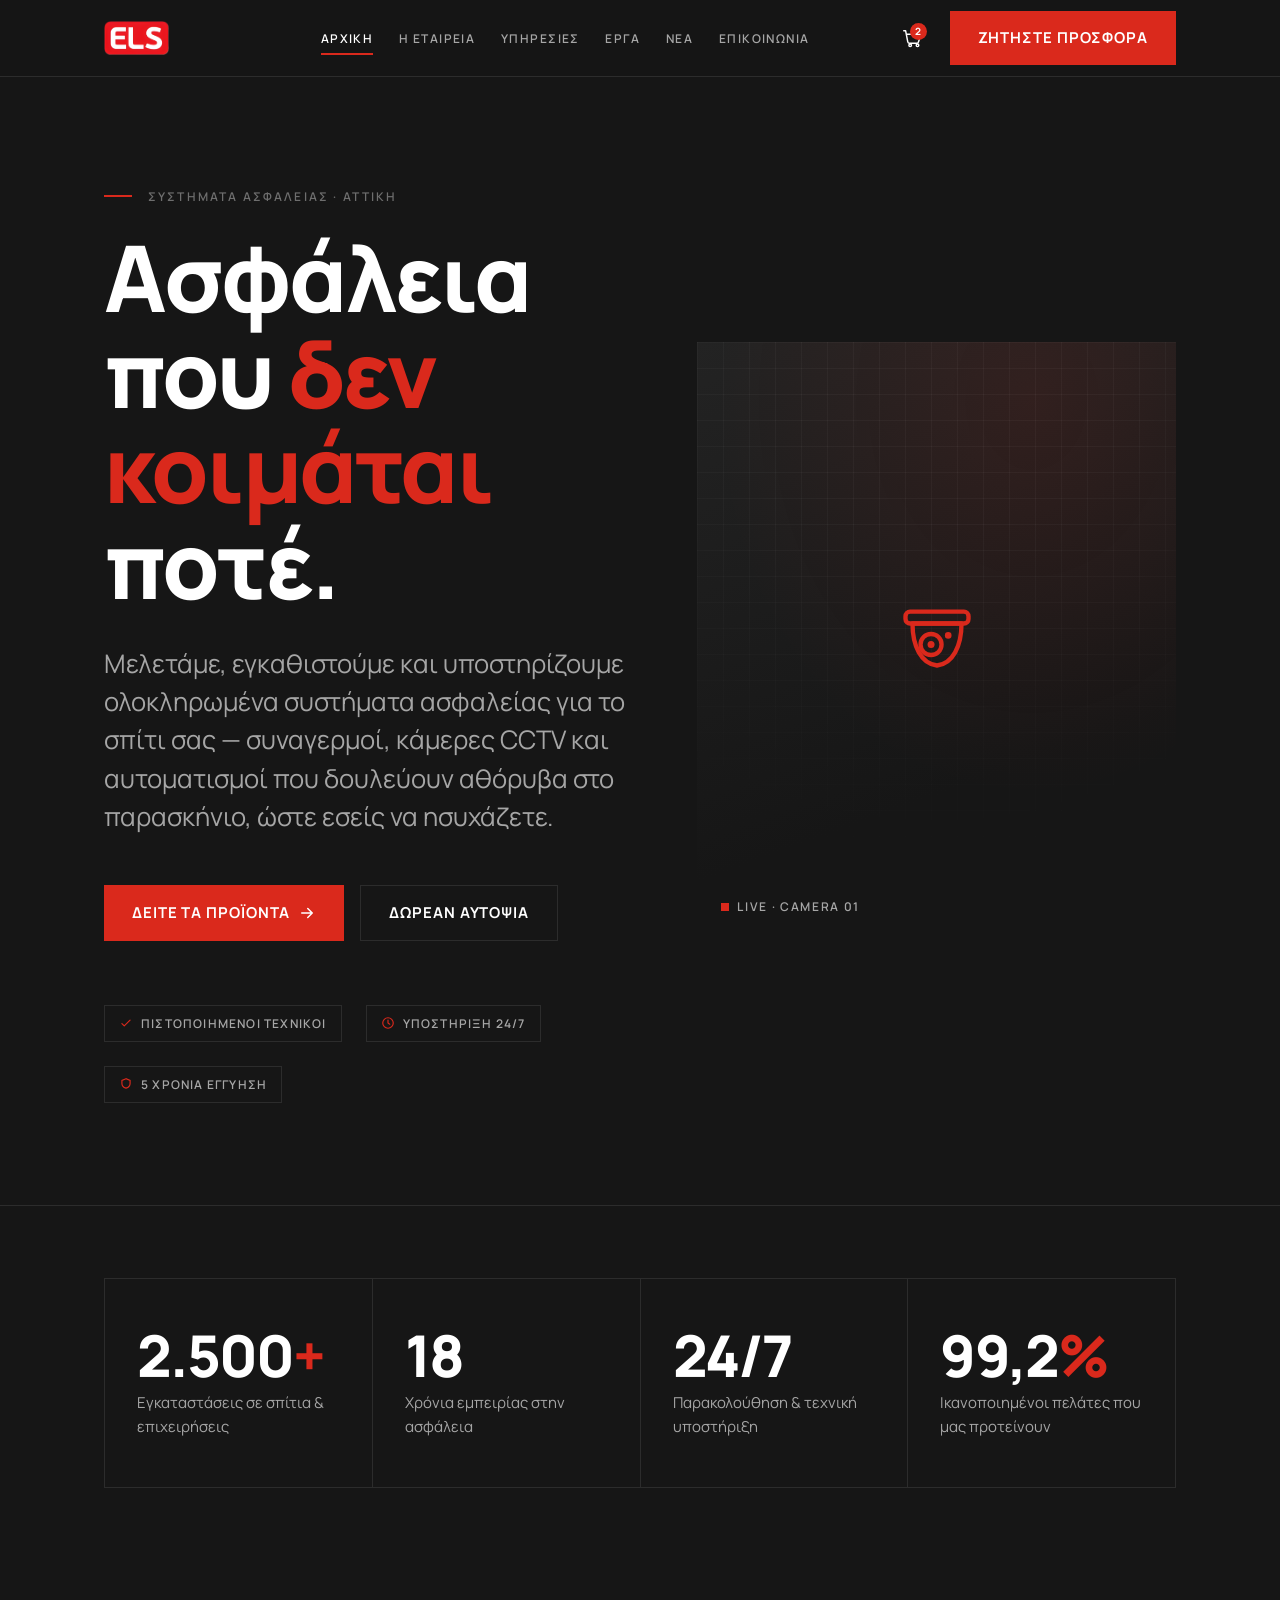
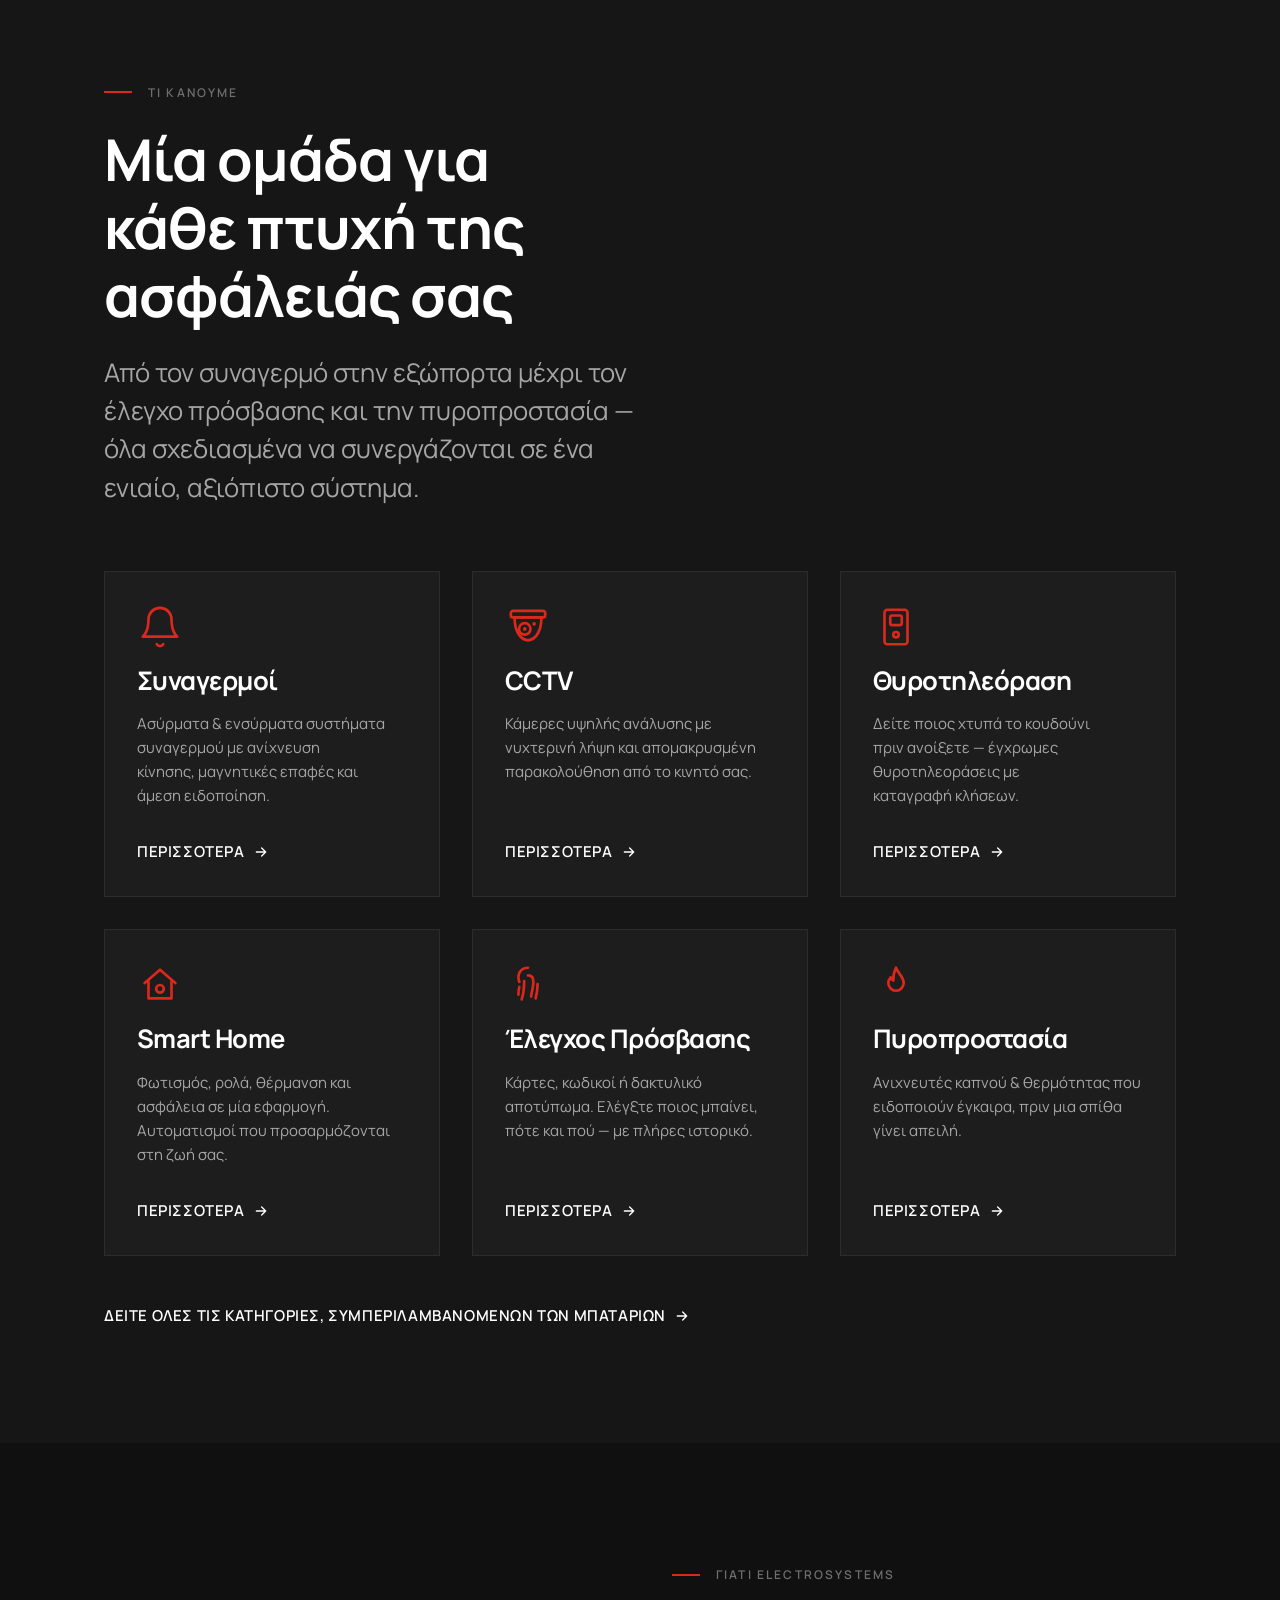
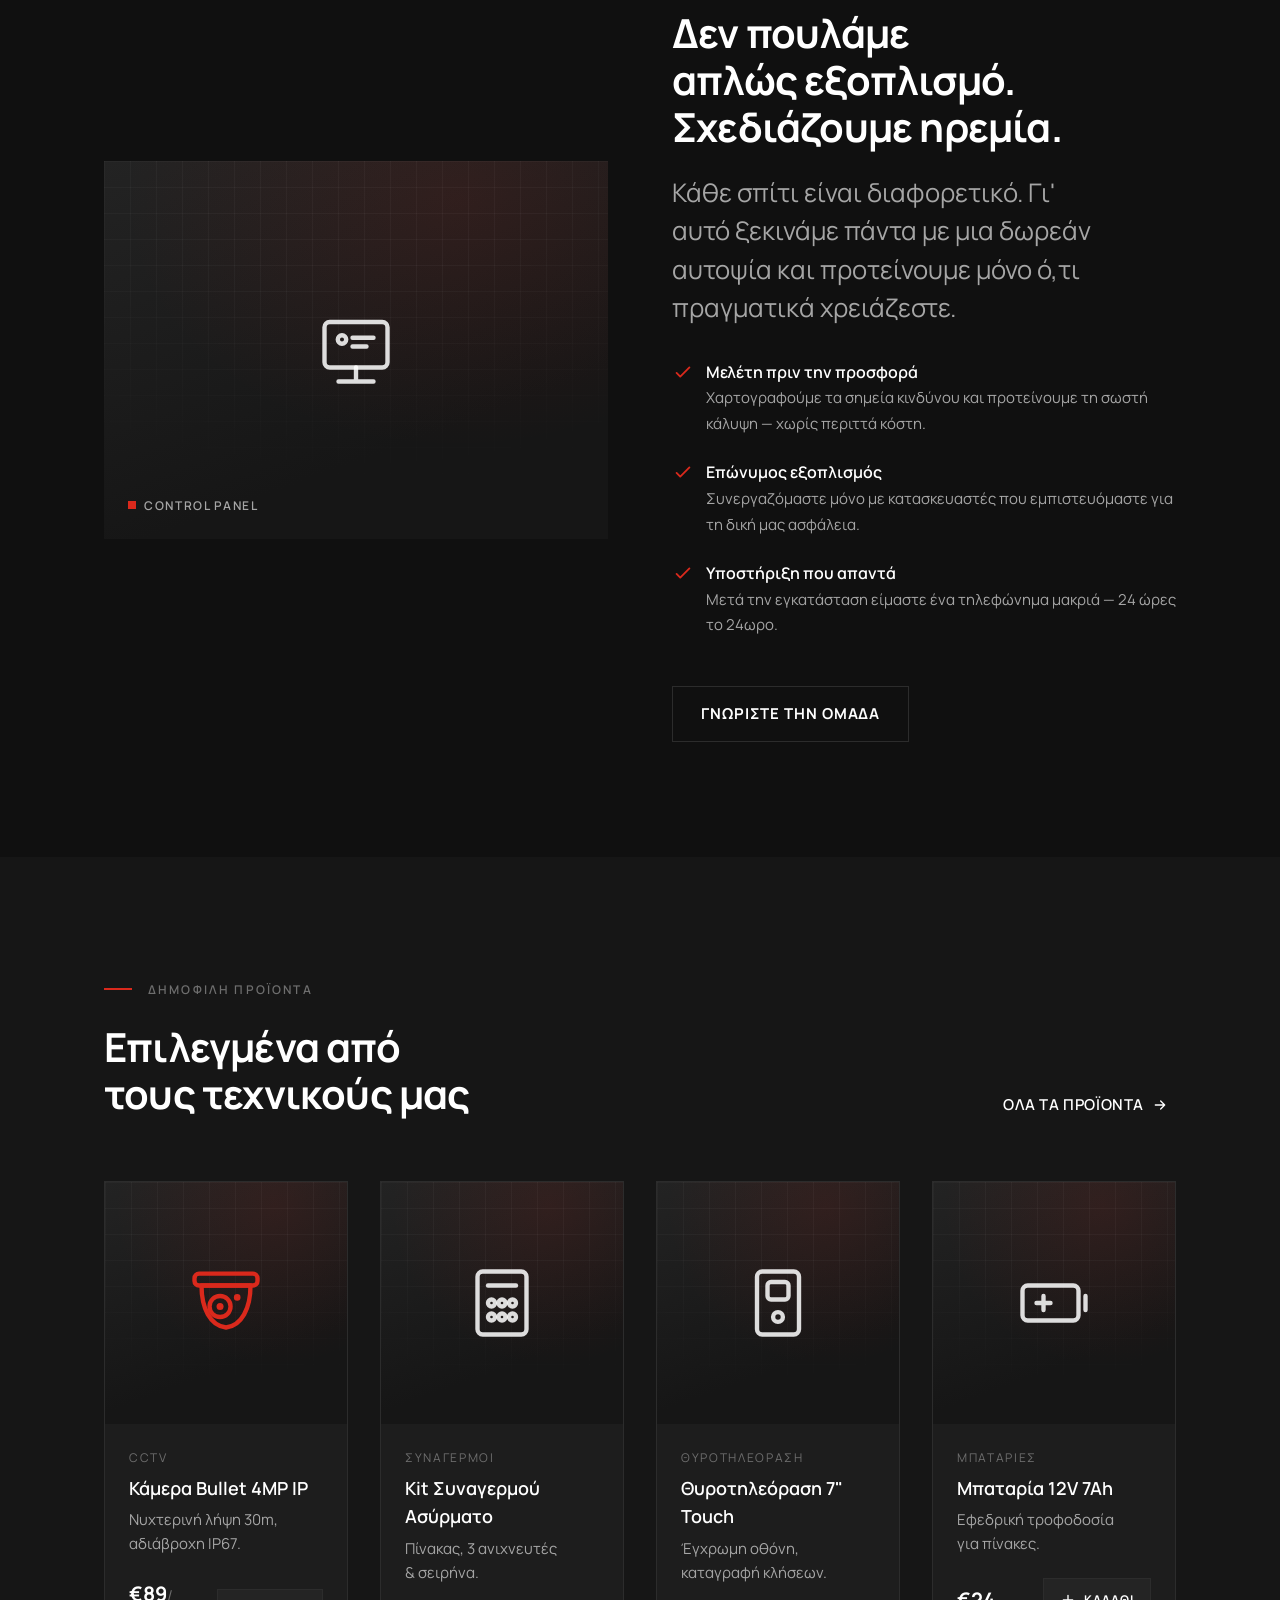
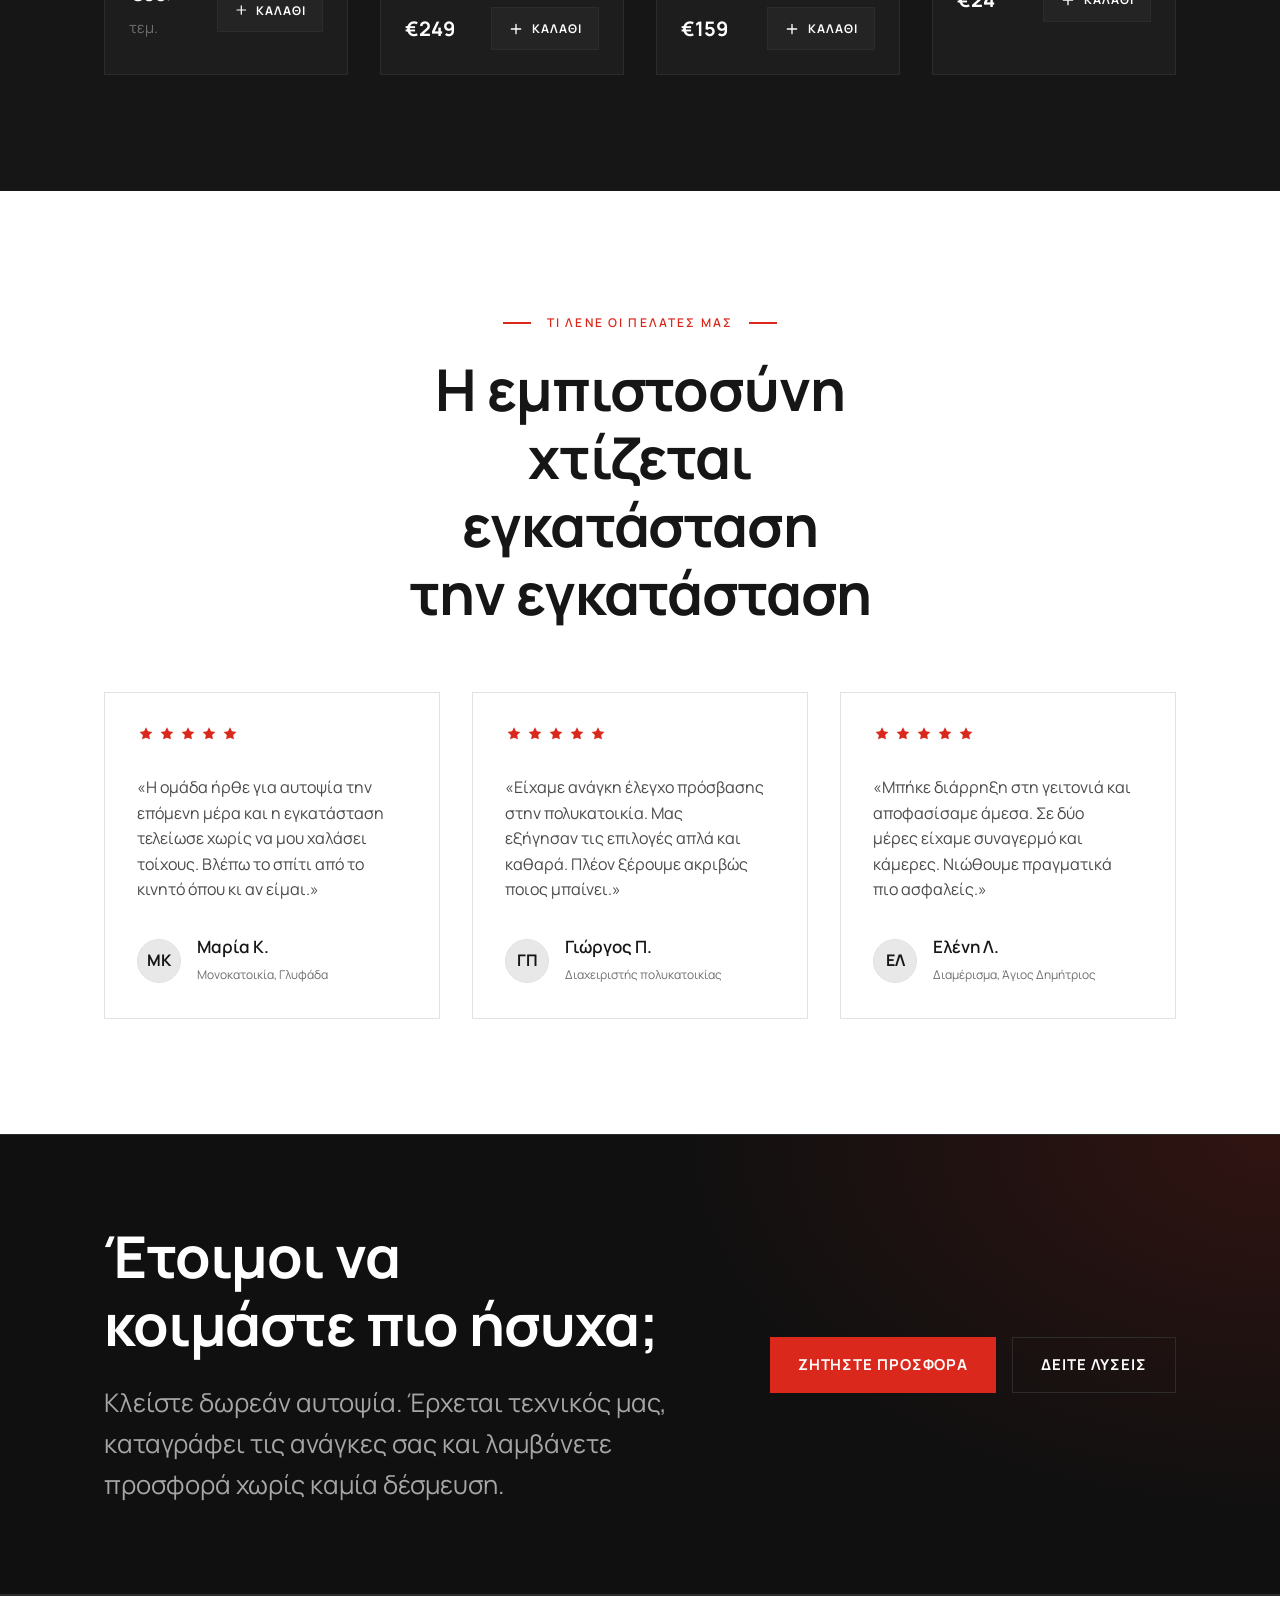
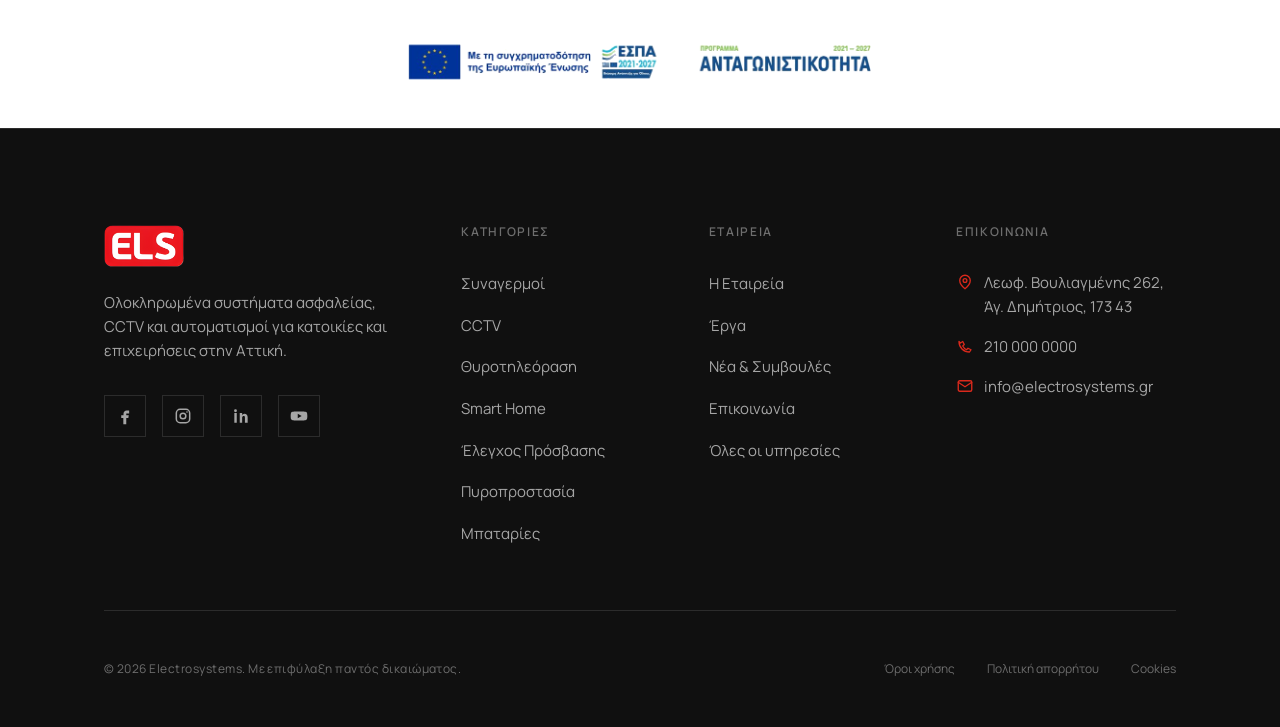
<file: index.html>
<!DOCTYPE html><html lang="el" class=" tqehsfdc idc0_350"><head>


  <meta charset="UTF-8">
  <meta name="viewport" content="width=device-width, initial-scale=1.0">
  <title>Electrosystems — Συστήματα Ασφαλείας, CCTV &amp; Αυτοματισμοί | Αθήνα</title>
  <meta name="description" content="Η Electrosystems σχεδιάζει και εγκαθιστά ολοκληρωμένα συστήματα ασφαλείας: συναγερμοί, κάμερες CCTV, smart home &amp; αυτοματισμοί. Προστατέψτε το σπίτι σας με πιστοποιημένους τεχνικούς στην Αθήνα.">
  <meta name="keywords" content="συστήματα ασφαλείας, cctv, αυτοματισμοί, συναγερμοί, κάμερες, smart home, Αθήνα, Άγιος Δημήτριος">
  <link rel="canonical" href="index.html">

  <!-- Open Graph -->
  <meta property="og:type" content="website">
  <meta property="og:locale" content="el_GR">
  <meta property="og:site_name" content="Electrosystems">
  <meta property="og:title" content="Electrosystems — Συστήματα Ασφαλείας που δεν κοιμούνται ποτέ">
  <meta property="og:description" content="Συναγερμοί, κάμερες CCTV, smart home &amp; αυτοματισμοί. Πιστοποιημένη εγκατάσταση &amp; υποστήριξη 24/7 στην Αττική.">
  <meta property="og:url" content="index.html">
  <meta property="og:image" content="assets/og-cover.png">

  <!-- Twitter -->
  <meta name="twitter:card" content="summary_large_image">
  <meta name="twitter:title" content="Electrosystems — Συστήματα Ασφαλείας &amp; CCTV">
  <meta name="twitter:description" content="Ολοκληρωμένη προστασία για το σπίτι σας: συναγερμοί, κάμερες, smart home &amp; αυτοματισμοί.">
  <meta name="twitter:image" content="assets/og-cover.png">

  <!-- Emoji favicon -->
  <link rel="icon" href="data:image/svg+xml,&lt;svg xmlns='http://www.w3.org/2000/svg' viewBox='0 0 100 100'&gt;&lt;text y='.9em' font-size='90'&gt;🛡️&lt;/text&gt;&lt;/svg&gt;">

  <link rel="stylesheet" href="styles.css">

  <!-- Schema.org LocalBusiness -->
  <script type="application/ld+json">
  {
    "@context": "https://schema.org",
    "@type": "LocalBusiness",
    "name": "Electrosystems",
    "description": "Συστήματα ασφαλείας, κάμερες CCTV, συναγερμοί, smart home και αυτοματισμοί. Σχεδιασμός, εγκατάσταση και υποστήριξη.",
    "image": "assets/og-cover.png",
    "@id": "index.html",
    "url": "index.html",
    "telephone": "+30 210 000 0000",
    "priceRange": "€€",
    "address": {
      "@type": "PostalAddress",
      "streetAddress": "Λεωφόρος Βουλιαγμένης 262",
      "addressLocality": "Άγιος Δημήτριος",
      "addressRegion": "Αττική",
      "postalCode": "173 43",
      "addressCountry": "GR"
    },
    "areaServed": "Αττική",
    "openingHoursSpecification": [{
      "@type": "OpeningHoursSpecification",
      "dayOfWeek": ["Monday","Tuesday","Wednesday","Thursday","Friday"],
      "opens": "09:00", "closes": "18:00"
    }],
    "sameAs": [
      "https://www.facebook.com/",
      "https://www.instagram.com/",
      "https://www.linkedin.com/"
    ]
  }
  </script>
</head>
<body data-new-gr-c-s-check-loaded="8.937.0" data-gr-ext-installed="" style="">
  <a class="skip-link" href="#main">Μετάβαση στο περιεχόμενο</a>

  <!-- ============ HEADER ============ -->
  <header class="site-header">
    <div class="container">
      <nav class="nav" aria-label="Κύρια πλοήγηση">
        <a class="brand" href="index.html" aria-label="Electrosystems — Αρχική"><img class="brand__logo" src="assets/els-logo.png" alt="Electrosystems" width="65" height="34"></a>

        <ul class="nav__links">
          <li><a href="index.html" aria-current="page">Αρχική</a></li>
          <li><a href="about.html">Η Εταιρεία</a></li>
          <li><a href="services.html">Υπηρεσίες</a></li>
          <li><a href="portfolio.html">Έργα</a></li>
          <li><a href="blog.html">Νέα</a></li>
          <li><a href="contact.html">Επικοινωνία</a></li>
        </ul>

        <div class="nav__actions">
          <a class="icon-btn" href="cart.html" aria-label="Καλάθι αγορών (2 προϊόντα)">
            <svg viewBox="0 0 24 24" fill="none" stroke="currentColor" stroke-width="1.6" aria-hidden="true">
              <path d="M3 4h2l2.4 12.2a2 2 0 0 0 2 1.6h7.7a2 2 0 0 0 2-1.6L22 8H6" stroke-linecap="round" stroke-linejoin="round"></path>
              <circle cx="10" cy="20" r="1.4"></circle><circle cx="18" cy="20" r="1.4"></circle>
            </svg>
            <span class="cart-count" aria-hidden="true">2</span>
          </a>
          <a class="btn btn--primary nav__cta" href="contact.html">Ζητήστε Προσφορά</a>
        </div>
      </nav>
    </div>
  </header>

  <main id="main">

    <!-- ============ HERO ============ -->
    <section class="hero band-dark">
      <div class="container">
        <div class="hero__grid">
          <div class="hero__copy">
            <span class="eyebrow hero__eyebrow">Συστήματα Ασφαλείας · Αττική</span>
            <h1>Ασφάλεια που <em>δεν κοιμάται</em> ποτέ.</h1>
            <p class="hero__lead">Μελετάμε, εγκαθιστούμε και υποστηρίζουμε ολοκληρωμένα συστήματα ασφαλείας για το σπίτι σας — συναγερμοί, κάμερες CCTV και αυτοματισμοί που δουλεύουν αθόρυβα στο παρασκήνιο, ώστε εσείς να ησυχάζετε.</p>
            <div class="hero__actions">
              <a class="btn btn--primary" href="services.html">
                Δείτε τα προϊόντα
                <svg viewBox="0 0 24 24" fill="none" stroke="currentColor" stroke-width="2" aria-hidden="true"><path d="M5 12h14M13 6l6 6-6 6" stroke-linecap="round" stroke-linejoin="round"></path></svg>
              </a>
              <a class="btn btn--ghost" href="contact.html">Δωρεάν αυτοψία</a>
            </div>
            <div class="hero__trust">
              <span class="chip">
                <svg viewBox="0 0 24 24" fill="none" stroke="currentColor" stroke-width="2" aria-hidden="true"><path d="M5 13l4 4L19 7" stroke-linecap="round" stroke-linejoin="round"></path></svg>
                Πιστοποιημένοι τεχνικοί
              </span>
              <span class="chip">
                <svg viewBox="0 0 24 24" fill="none" stroke="currentColor" stroke-width="2" aria-hidden="true"><circle cx="12" cy="12" r="9"></circle><path d="M12 7v5l3 2" stroke-linecap="round" stroke-linejoin="round"></path></svg>
                Υποστήριξη 24/7
              </span>
              <span class="chip">
                <svg viewBox="0 0 24 24" fill="none" stroke="currentColor" stroke-width="2" aria-hidden="true"><path d="M12 3 5 6v5c0 4 2.7 6.7 7 8 4.3-1.3 7-4 7-8V6l-7-3Z"></path></svg>
                5 χρόνια εγγύηση
              </span>
            </div>
          </div>
          <div class="hero__media media" role="img" aria-label="Εγκατάσταση κάμερας ασφαλείας σε κατοικία">
            <svg class="media__icon" viewBox="0 0 24 24" fill="none" stroke="currentColor" aria-hidden="true" stroke-width="2" style="color:var(--color-primary)"><rect x="3" y="3.6" width="18" height="3.4" rx="1.3"></rect><path d="M5 7 19 7C19 13.5 16.5 18.5 12 19 7.5 18.5 5 13.5 5 7Z" stroke-linejoin="round"></path><circle cx="10.3" cy="13" r="3"></circle><circle cx="10.3" cy="13" r="1" fill="currentColor" stroke="none"></circle><circle cx="15.2" cy="10.4" r="0.95" fill="currentColor" stroke="none"></circle></svg>
            <span class="media__tag">Live · Camera 01</span>
          </div>
        </div>
      </div>
    </section>

    <!-- ============ STATS ============ -->
    <section class="section--tight band-dark">
      <div class="container">
        <div class="stats">
          <div class="stat"><span class="stat__num">2.500<em>+</em></span><span class="stat__label">Εγκαταστάσεις σε σπίτια &amp; επιχειρήσεις</span></div>
          <div class="stat"><span class="stat__num">18</span><span class="stat__label">Χρόνια εμπειρίας στην ασφάλεια</span></div>
          <div class="stat"><span class="stat__num">24/7</span><span class="stat__label">Παρακολούθηση &amp; τεχνική υποστήριξη</span></div>
          <div class="stat"><span class="stat__num">99,2<em>%</em></span><span class="stat__label">Ικανοποιημένοι πελάτες που μας προτείνουν</span></div>
        </div>
      </div>
    </section>

    <!-- ============ CATEGORIES ============ -->
    <section class="section band-dark">
      <div class="container">
        <div class="section-head">
          <span class="eyebrow">Τι κάνουμε</span>
          <h2>Μία ομάδα για κάθε πτυχή της ασφάλειάς σας</h2>
          <p class="lead">Από τον συναγερμό στην εξώπορτα μέχρι τον έλεγχο πρόσβασης και την πυροπροστασία — όλα σχεδιασμένα να συνεργάζονται σε ένα ενιαίο, αξιόπιστο σύστημα.</p>
        </div>

        <div class="grid grid-3">
          <a class="cat-card" href="services.html#synagermoi">
            <div class="cat-card__body">
              <svg class="cat-card__icon" viewBox="0 0 24 24" fill="none" stroke="currentColor" aria-hidden="true"><path d="M18 8A6 6 0 0 0 6 8c0 7-3 9-3 9h18s-3-2-3-9Z" stroke-linejoin="round"></path><path d="M10.3 21a2 2 0 0 0 3.4 0" stroke-linecap="round"></path></svg>
              <h3>Συναγερμοί</h3>
              <p>Ασύρματα &amp; ενσύρματα συστήματα συναγερμού με ανίχνευση κίνησης, μαγνητικές επαφές και άμεση ειδοποίηση.</p>
              <span class="textlink">Περισσότερα <svg viewBox="0 0 24 24" fill="none" stroke="currentColor" stroke-width="2" aria-hidden="true"><path d="M5 12h14M13 6l6 6-6 6" stroke-linecap="round" stroke-linejoin="round"></path></svg></span>
            </div>
          </a>

          <a class="cat-card" href="services.html#cctv">
            <div class="cat-card__body">
              <svg class="cat-card__icon" viewBox="0 0 24 24" fill="none" stroke="currentColor" aria-hidden="true" stroke-width="2" style="color:var(--color-primary)"><rect x="3" y="3.6" width="18" height="3.4" rx="1.3"></rect><path d="M5 7 19 7C19 13.5 16.5 18.5 12 19 7.5 18.5 5 13.5 5 7Z" stroke-linejoin="round"></path><circle cx="10.3" cy="13" r="3"></circle><circle cx="10.3" cy="13" r="1" fill="currentColor" stroke="none"></circle><circle cx="15.2" cy="10.4" r="0.95" fill="currentColor" stroke="none"></circle></svg>
              <h3>CCTV</h3>
              <p>Κάμερες υψηλής ανάλυσης με νυχτερινή λήψη και απομακρυσμένη παρακολούθηση από το κινητό σας.</p>
              <span class="textlink">Περισσότερα <svg viewBox="0 0 24 24" fill="none" stroke="currentColor" stroke-width="2" aria-hidden="true"><path d="M5 12h14M13 6l6 6-6 6" stroke-linecap="round" stroke-linejoin="round"></path></svg></span>
            </div>
          </a>

          <a class="cat-card" href="services.html#thyrotileorasi">
            <div class="cat-card__body">
              <svg class="cat-card__icon" viewBox="0 0 24 24" fill="none" stroke="currentColor" aria-hidden="true"><rect x="6" y="3" width="12" height="18" rx="1.5"></rect><rect x="9" y="6" width="6" height="5" rx="1"></rect><circle cx="12" cy="16" r="1.4"></circle></svg>
              <h3>Θυροτηλεόραση</h3>
              <p>Δείτε ποιος χτυπά το κουδούνι πριν ανοίξετε — έγχρωμες θυροτηλεοράσεις με καταγραφή κλήσεων.</p>
              <span class="textlink">Περισσότερα <svg viewBox="0 0 24 24" fill="none" stroke="currentColor" stroke-width="2" aria-hidden="true"><path d="M5 12h14M13 6l6 6-6 6" stroke-linecap="round" stroke-linejoin="round"></path></svg></span>
            </div>
          </a>

          <a class="cat-card" href="services.html#smarthome">
            <div class="cat-card__body">
              <svg class="cat-card__icon" viewBox="0 0 24 24" fill="none" stroke="currentColor" aria-hidden="true"><path d="M4 11 12 4l8 7" stroke-linecap="round" stroke-linejoin="round"></path><path d="M6 10v9h12v-9" stroke-linecap="round" stroke-linejoin="round"></path><circle cx="12" cy="14" r="2"></circle></svg>
              <h3>Smart Home</h3>
              <p>Φωτισμός, ρολά, θέρμανση και ασφάλεια σε μία εφαρμογή. Αυτοματισμοί που προσαρμόζονται στη ζωή σας.</p>
              <span class="textlink">Περισσότερα <svg viewBox="0 0 24 24" fill="none" stroke="currentColor" stroke-width="2" aria-hidden="true"><path d="M5 12h14M13 6l6 6-6 6" stroke-linecap="round" stroke-linejoin="round"></path></svg></span>
            </div>
          </a>

          <a class="cat-card" href="services.html#access">
            <div class="cat-card__body">
              <svg class="cat-card__icon" viewBox="0 0 24 24" fill="none" stroke="currentColor" aria-hidden="true"><path d="M12 3c-3 0-5 2-5 5 0 1 .2 1.7.5 2.4" stroke-linecap="round"></path><path d="M7.5 13c-.3 1-.5 2.3-.5 4" stroke-linecap="round"></path><path d="M12 7c1.7 0 2.8 1.2 2.8 3.2 0 3-1 6-1.2 7.8" stroke-linecap="round"></path><path d="M10 10c0 4-.3 6.5-1.3 9.5" stroke-linecap="round"></path><path d="M17 11.5c0 3-.5 5.5-1 7.5" stroke-linecap="round"></path></svg>
              <h3>Έλεγχος Πρόσβασης</h3>
              <p>Κάρτες, κωδικοί ή δακτυλικό αποτύπωμα. Ελέγξτε ποιος μπαίνει, πότε και πού — με πλήρες ιστορικό.</p>
              <span class="textlink">Περισσότερα <svg viewBox="0 0 24 24" fill="none" stroke="currentColor" stroke-width="2" aria-hidden="true"><path d="M5 12h14M13 6l6 6-6 6" stroke-linecap="round" stroke-linejoin="round"></path></svg></span>
            </div>
          </a>

          <a class="cat-card" href="services.html#fire">
            <div class="cat-card__body">
              <svg class="cat-card__icon" viewBox="0 0 24 24" fill="none" stroke="currentColor" aria-hidden="true"><path d="M12 3c1 3 4 4.5 4 8a4 4 0 0 1-8 0c0-1.3.5-2.2 1.2-3 .2 1 .8 1.5 1.4 1.7C10.5 7.5 11 5 12 3Z" stroke-linejoin="round"></path></svg>
              <h3>Πυροπροστασία</h3>
              <p>Ανιχνευτές καπνού &amp; θερμότητας που ειδοποιούν έγκαιρα, πριν μια σπίθα γίνει απειλή.</p>
              <span class="textlink">Περισσότερα <svg viewBox="0 0 24 24" fill="none" stroke="currentColor" stroke-width="2" aria-hidden="true"><path d="M5 12h14M13 6l6 6-6 6" stroke-linecap="round" stroke-linejoin="round"></path></svg></span>
            </div>
          </a>
        </div>

        <div class="badge-row" style="margin-top: var(--space-lg);">
          <a class="textlink accent" href="services.html">Δείτε όλες τις κατηγορίες, συμπεριλαμβανομένων των μπαταριών <svg viewBox="0 0 24 24" fill="none" stroke="currentColor" stroke-width="2" aria-hidden="true"><path d="M5 12h14M13 6l6 6-6 6" stroke-linecap="round" stroke-linejoin="round"></path></svg></a>
        </div>
      </div>
    </section>

    <!-- ============ WHY US (feature row) ============ -->
    <section class="section band-deep">
      <div class="container">
        <div class="feature-row">
          <div class="feature-row__media media ar-4-3" role="img" aria-label="Τεχνικός ασφαλείας ρυθμίζει πίνακα συναγερμού">
            <svg class="media__icon" viewBox="0 0 24 24" fill="none" stroke="currentColor" aria-hidden="true"><rect x="3" y="4" width="18" height="13" rx="1.5"></rect><path d="M7 21h10M12 17v4" stroke-linecap="round"></path><circle cx="8" cy="9" r="1.2"></circle><path d="M11 8.5h6M11 11h4" stroke-linecap="round"></path></svg>
            <span class="media__tag">Control Panel</span>
          </div>
          <div>
            <span class="eyebrow">Γιατί Electrosystems</span>
            <h2 style="font-size: var(--fs-lg); margin-top: var(--space-sm);">Δεν πουλάμε απλώς εξοπλισμό. Σχεδιάζουμε ηρεμία.</h2>
            <p class="lead" style="margin-top: var(--space-sm);">Κάθε σπίτι είναι διαφορετικό. Γι' αυτό ξεκινάμε πάντα με μια δωρεάν αυτοψία και προτείνουμε μόνο ό,τι πραγματικά χρειάζεστε.</p>
            <ul class="feature-list">
              <li>
                <svg viewBox="0 0 24 24" fill="none" stroke="currentColor" stroke-width="2" aria-hidden="true"><path d="M5 13l4 4L19 7" stroke-linecap="round" stroke-linejoin="round"></path></svg>
                <div><strong>Μελέτη πριν την προσφορά</strong><span>Χαρτογραφούμε τα σημεία κινδύνου και προτείνουμε τη σωστή κάλυψη — χωρίς περιττά κόστη.</span></div>
              </li>
              <li>
                <svg viewBox="0 0 24 24" fill="none" stroke="currentColor" stroke-width="2" aria-hidden="true"><path d="M5 13l4 4L19 7" stroke-linecap="round" stroke-linejoin="round"></path></svg>
                <div><strong>Επώνυμος εξοπλισμός</strong><span>Συνεργαζόμαστε μόνο με κατασκευαστές που εμπιστευόμαστε για τη δική μας ασφάλεια.</span></div>
              </li>
              <li>
                <svg viewBox="0 0 24 24" fill="none" stroke="currentColor" stroke-width="2" aria-hidden="true"><path d="M5 13l4 4L19 7" stroke-linecap="round" stroke-linejoin="round"></path></svg>
                <div><strong>Υποστήριξη που απαντά</strong><span>Μετά την εγκατάσταση είμαστε ένα τηλεφώνημα μακριά — 24 ώρες το 24ωρο.</span></div>
              </li>
            </ul>
            <div style="margin-top: var(--space-lg);">
              <a class="btn btn--ghost" href="about.html">Γνωρίστε την ομάδα</a>
            </div>
          </div>
        </div>
      </div>
    </section>

    <!-- ============ FEATURED PRODUCTS ============ -->
    <section class="section band-dark">
      <div class="container">
        <div class="section-head" style="display:flex; justify-content:space-between; align-items:flex-end; max-width:none; gap:var(--space-md); flex-wrap:wrap;">
          <div style="max-width:46ch;">
            <span class="eyebrow">Δημοφιλή προϊόντα</span>
            <h2 style="font-size: var(--fs-lg); margin-top: var(--space-sm);">Επιλεγμένα από τους τεχνικούς μας</h2>
          </div>
          <a class="textlink" href="services.html">Όλα τα προϊόντα <svg viewBox="0 0 24 24" fill="none" stroke="currentColor" stroke-width="2" aria-hidden="true"><path d="M5 12h14M13 6l6 6-6 6" stroke-linecap="round" stroke-linejoin="round"></path></svg></a>
        </div>

        <div class="grid grid-4">
          <article class="product">
            <div class="product__media media" role="img" aria-label="Έξυπνη κάμερα εξωτερικού χώρου 4MP">
              <svg class="media__icon" viewBox="0 0 24 24" fill="none" stroke="currentColor" aria-hidden="true" stroke-width="2" style="color:var(--color-primary);height: 84px;"><rect x="3" y="3.6" width="18" height="3.4" rx="1.3"></rect><path d="M5 7 19 7C19 13.5 16.5 18.5 12 19 7.5 18.5 5 13.5 5 7Z" stroke-linejoin="round"></path><circle cx="10.3" cy="13" r="3"></circle><circle cx="10.3" cy="13" r="1" fill="currentColor" stroke="none"></circle><circle cx="15.2" cy="10.4" r="0.95" fill="currentColor" stroke="none"></circle></svg>
            </div>
            <div class="product__body">
              <span class="product__cat">CCTV</span>
              <span class="product__name">Κάμερα Bullet 4MP IP</span>
              <p style="font-size:var(--fs-sm);">Νυχτερινή λήψη 30m, αδιάβροχη IP67.</p>
              <div class="product__row">
                <span class="product__price">€89<span>/τεμ.</span></span>
                <button class="add-btn" type="button" aria-label="Προσθήκη στο καλάθι: Κάμερα Bullet 4MP IP">
                  <svg viewBox="0 0 24 24" fill="none" stroke="currentColor" stroke-width="2" aria-hidden="true"><path d="M12 5v14M5 12h14" stroke-linecap="round"></path></svg>
                  Καλάθι
                </button>
              </div>
            </div>
          </article>

          <article class="product">
            <div class="product__media media" role="img" aria-label="Ασύρματος πίνακας συναγερμού με πληκτρολόγιο">
              <svg class="media__icon" viewBox="0 0 24 24" fill="none" stroke="currentColor" aria-hidden="true"><rect x="5" y="3" width="14" height="18" rx="1.5"></rect><path d="M8 7h8" stroke-linecap="round"></path><circle cx="9" cy="12" r="1"></circle><circle cx="12" cy="12" r="1"></circle><circle cx="15" cy="12" r="1"></circle><circle cx="9" cy="16" r="1"></circle><circle cx="12" cy="16" r="1"></circle><circle cx="15" cy="16" r="1"></circle></svg>
            </div>
            <div class="product__body">
              <span class="product__cat">Συναγερμοί</span>
              <span class="product__name">Κit Συναγερμού Ασύρματο</span>
              <p style="font-size:var(--fs-sm);">Πίνακας, 3 ανιχνευτές &amp; σειρήνα.</p>
              <div class="product__row">
                <span class="product__price">€249</span>
                <button class="add-btn" type="button" aria-label="Προσθήκη στο καλάθι: Kit Συναγερμού Ασύρματο">
                  <svg viewBox="0 0 24 24" fill="none" stroke="currentColor" stroke-width="2" aria-hidden="true"><path d="M12 5v14M5 12h14" stroke-linecap="round"></path></svg>
                  Καλάθι
                </button>
              </div>
            </div>
          </article>

          <article class="product">
            <div class="product__media media" role="img" aria-label="Έγχρωμη θυροτηλεόραση με οθόνη αφής">
              <svg class="media__icon" viewBox="0 0 24 24" fill="none" stroke="currentColor" aria-hidden="true"><rect x="6" y="3" width="12" height="18" rx="1.5"></rect><rect x="9" y="6" width="6" height="5" rx="1"></rect><circle cx="12" cy="16" r="1.4"></circle></svg>
            </div>
            <div class="product__body">
              <span class="product__cat">Θυροτηλεόραση</span>
              <span class="product__name">Θυροτηλεόραση 7" Touch</span>
              <p style="font-size:var(--fs-sm);">Έγχρωμη οθόνη, καταγραφή κλήσεων.</p>
              <div class="product__row">
                <span class="product__price">€159</span>
                <button class="add-btn" type="button" aria-label="Προσθήκη στο καλάθι: Θυροτηλεόραση 7 ιντσών Touch">
                  <svg viewBox="0 0 24 24" fill="none" stroke="currentColor" stroke-width="2" aria-hidden="true"><path d="M12 5v14M5 12h14" stroke-linecap="round"></path></svg>
                  Καλάθι
                </button>
              </div>
            </div>
          </article>

          <article class="product">
            <div class="product__media media" role="img" aria-label="Επαναφορτιζόμενη μπαταρία λιθίου για συστήματα ασφαλείας">
              <svg class="media__icon" viewBox="0 0 24 24" fill="none" stroke="currentColor" aria-hidden="true"><rect x="3" y="7" width="16" height="10" rx="1.5"></rect><path d="M21 10v4" stroke-linecap="round"></path><path d="M7 12h4M9 10v4" stroke-linecap="round"></path></svg>
            </div>
            <div class="product__body">
              <span class="product__cat">Μπαταρίες</span>
              <span class="product__name">Μπαταρία 12V 7Ah</span>
              <p style="font-size:var(--fs-sm);">Εφεδρική τροφοδοσία για πίνακες.</p>
              <div class="product__row">
                <span class="product__price">€24</span>
                <button class="add-btn" type="button" aria-label="Προσθήκη στο καλάθι: Μπαταρία 12V 7Ah">
                  <svg viewBox="0 0 24 24" fill="none" stroke="currentColor" stroke-width="2" aria-hidden="true"><path d="M12 5v14M5 12h14" stroke-linecap="round"></path></svg>
                  Καλάθι
                </button>
              </div>
            </div>
          </article>
        </div>
      </div>
    </section>

    <!-- ============ TESTIMONIALS ============ -->
    <section class="section band-light">
      <div class="container">
        <div class="section-head center">
          <span class="eyebrow eyebrow--center">Τι λένε οι πελάτες μας</span>
          <h2>Η εμπιστοσύνη χτίζεται εγκατάσταση την εγκατάσταση</h2>
        </div>
        <div class="grid grid-3">
          <figure class="quote" style="background:#fff; border-color:var(--color-hairline-light);">
            <div class="quote__stars" aria-label="Βαθμολογία 5 στα 5">
              <svg viewBox="0 0 24 24" fill="currentColor" aria-hidden="true"><path d="m12 3 2.6 5.3 5.9.9-4.3 4.1 1 5.8L12 16.9 6.8 19.1l1-5.8L3.5 9.2l5.9-.9L12 3Z"></path></svg>
              <svg viewBox="0 0 24 24" fill="currentColor" aria-hidden="true"><path d="m12 3 2.6 5.3 5.9.9-4.3 4.1 1 5.8L12 16.9 6.8 19.1l1-5.8L3.5 9.2l5.9-.9L12 3Z"></path></svg>
              <svg viewBox="0 0 24 24" fill="currentColor" aria-hidden="true"><path d="m12 3 2.6 5.3 5.9.9-4.3 4.1 1 5.8L12 16.9 6.8 19.1l1-5.8L3.5 9.2l5.9-.9L12 3Z"></path></svg>
              <svg viewBox="0 0 24 24" fill="currentColor" aria-hidden="true"><path d="m12 3 2.6 5.3 5.9.9-4.3 4.1 1 5.8L12 16.9 6.8 19.1l1-5.8L3.5 9.2l5.9-.9L12 3Z"></path></svg>
              <svg viewBox="0 0 24 24" fill="currentColor" aria-hidden="true"><path d="m12 3 2.6 5.3 5.9.9-4.3 4.1 1 5.8L12 16.9 6.8 19.1l1-5.8L3.5 9.2l5.9-.9L12 3Z"></path></svg>
            </div>
            <p style="color:var(--color-body-on-light);">«Η ομάδα ήρθε για αυτοψία την επόμενη μέρα και η εγκατάσταση τελείωσε χωρίς να μου χαλάσει τοίχους. Βλέπω το σπίτι από το κινητό όπου κι αν είμαι.»</p>
            <figcaption class="quote__author">
              <span class="quote__avatar" style="color:#161616; background:var(--color-light-strong); border-color:var(--color-hairline-light);">ΜΚ</span>
              <span><span class="quote__name" style="color:#161616;">Μαρία Κ.</span><br><span class="quote__role">Μονοκατοικία, Γλυφάδα</span></span>
            </figcaption>
          </figure>

          <figure class="quote" style="background:#fff; border-color:var(--color-hairline-light);">
            <div class="quote__stars" aria-label="Βαθμολογία 5 στα 5">
              <svg viewBox="0 0 24 24" fill="currentColor" aria-hidden="true"><path d="m12 3 2.6 5.3 5.9.9-4.3 4.1 1 5.8L12 16.9 6.8 19.1l1-5.8L3.5 9.2l5.9-.9L12 3Z"></path></svg>
              <svg viewBox="0 0 24 24" fill="currentColor" aria-hidden="true"><path d="m12 3 2.6 5.3 5.9.9-4.3 4.1 1 5.8L12 16.9 6.8 19.1l1-5.8L3.5 9.2l5.9-.9L12 3Z"></path></svg>
              <svg viewBox="0 0 24 24" fill="currentColor" aria-hidden="true"><path d="m12 3 2.6 5.3 5.9.9-4.3 4.1 1 5.8L12 16.9 6.8 19.1l1-5.8L3.5 9.2l5.9-.9L12 3Z"></path></svg>
              <svg viewBox="0 0 24 24" fill="currentColor" aria-hidden="true"><path d="m12 3 2.6 5.3 5.9.9-4.3 4.1 1 5.8L12 16.9 6.8 19.1l1-5.8L3.5 9.2l5.9-.9L12 3Z"></path></svg>
              <svg viewBox="0 0 24 24" fill="currentColor" aria-hidden="true"><path d="m12 3 2.6 5.3 5.9.9-4.3 4.1 1 5.8L12 16.9 6.8 19.1l1-5.8L3.5 9.2l5.9-.9L12 3Z"></path></svg>
            </div>
            <p style="color:var(--color-body-on-light);">«Είχαμε ανάγκη έλεγχο πρόσβασης στην πολυκατοικία. Μας εξήγησαν τις επιλογές απλά και καθαρά. Πλέον ξέρουμε ακριβώς ποιος μπαίνει.»</p>
            <figcaption class="quote__author">
              <span class="quote__avatar" style="color:#161616; background:var(--color-light-strong); border-color:var(--color-hairline-light);">ΓΠ</span>
              <span><span class="quote__name" style="color:#161616;">Γιώργος Π.</span><br><span class="quote__role">Διαχειριστής πολυκατοικίας</span></span>
            </figcaption>
          </figure>

          <figure class="quote" style="background:#fff; border-color:var(--color-hairline-light);">
            <div class="quote__stars" aria-label="Βαθμολογία 5 στα 5">
              <svg viewBox="0 0 24 24" fill="currentColor" aria-hidden="true"><path d="m12 3 2.6 5.3 5.9.9-4.3 4.1 1 5.8L12 16.9 6.8 19.1l1-5.8L3.5 9.2l5.9-.9L12 3Z"></path></svg>
              <svg viewBox="0 0 24 24" fill="currentColor" aria-hidden="true"><path d="m12 3 2.6 5.3 5.9.9-4.3 4.1 1 5.8L12 16.9 6.8 19.1l1-5.8L3.5 9.2l5.9-.9L12 3Z"></path></svg>
              <svg viewBox="0 0 24 24" fill="currentColor" aria-hidden="true"><path d="m12 3 2.6 5.3 5.9.9-4.3 4.1 1 5.8L12 16.9 6.8 19.1l1-5.8L3.5 9.2l5.9-.9L12 3Z"></path></svg>
              <svg viewBox="0 0 24 24" fill="currentColor" aria-hidden="true"><path d="m12 3 2.6 5.3 5.9.9-4.3 4.1 1 5.8L12 16.9 6.8 19.1l1-5.8L3.5 9.2l5.9-.9L12 3Z"></path></svg>
              <svg viewBox="0 0 24 24" fill="currentColor" aria-hidden="true"><path d="m12 3 2.6 5.3 5.9.9-4.3 4.1 1 5.8L12 16.9 6.8 19.1l1-5.8L3.5 9.2l5.9-.9L12 3Z"></path></svg>
            </div>
            <p style="color:var(--color-body-on-light);">«Μπήκε διάρρηξη στη γειτονιά και αποφασίσαμε άμεσα. Σε δύο μέρες είχαμε συναγερμό και κάμερες. Νιώθουμε πραγματικά πιο ασφαλείς.»</p>
            <figcaption class="quote__author">
              <span class="quote__avatar" style="color:#161616; background:var(--color-light-strong); border-color:var(--color-hairline-light);">ΕΛ</span>
              <span><span class="quote__name" style="color:#161616;">Ελένη Λ.</span><br><span class="quote__role">Διαμέρισμα, Άγιος Δημήτριος</span></span>
            </figcaption>
          </figure>
        </div>
      </div>
    </section>

    <!-- ============ CTA BAND ============ -->
    <section class="cta-band">
      <div class="container">
        <div class="cta-band__inner">
          <div>
            <h2>Έτοιμοι να κοιμάστε πιο ήσυχα;</h2>
            <p>Κλείστε δωρεάν αυτοψία. Έρχεται τεχνικός μας, καταγράφει τις ανάγκες σας και λαμβάνετε προσφορά χωρίς καμία δέσμευση.</p>
          </div>
          <div class="cta-band__actions">
            <a class="btn btn--primary" href="contact.html">Ζητήστε προσφορά</a>
            <a class="btn btn--ghost" href="services.html">Δείτε λύσεις</a>
          </div>
        </div>
      </div>
    </section>

    <!-- ============ ΕΣΠΑ BANNER ============ -->
    <section class="espa" aria-label="Με τη συγχρηματοδότηση της Ευρωπαϊκής Ένωσης — ΕΣΠΑ 2021-2027">
      <div class="container">
        <a class="espa__link" href="https://www.espa.gr/" target="_blank" rel="noopener">
          <img class="espa__img" src="assets/espa-banner.png" alt="Με τη συγχρηματοδότηση της Ευρωπαϊκής Ένωσης — ΕΣΠΑ 2021-2027, Πρόγραμμα Ανταγωνιστικότητα" loading="lazy" width="1912" height="141">
        </a>
      </div>
    </section>

  </main>

  <!-- ============ FOOTER ============ -->
  <footer class="site-footer">
    <div class="container">
      <div class="footer__top">
        <div class="footer__brand">
          <a class="brand" href="index.html"><img class="brand__logo" src="assets/els-logo.png" alt="Electrosystems" width="65" height="34"></a>
          <p>Ολοκληρωμένα συστήματα ασφαλείας, CCTV και αυτοματισμοί για κατοικίες και επιχειρήσεις στην Αττική.</p>
          <div class="footer__social">
            <a href="#" aria-label="Facebook"><svg viewBox="0 0 24 24" fill="currentColor" aria-hidden="true"><path d="M14 9h3V5.5h-3c-2.2 0-3.8 1.6-3.8 3.8V11H7.5v3.5H10V22h3.5v-7.5H16l.5-3.5h-3V9.3c0-.7.5-.3 1.5-.3Z"></path></svg></a>
            <a href="#" aria-label="Instagram"><svg viewBox="0 0 24 24" fill="none" stroke="currentColor" stroke-width="1.8" aria-hidden="true"><rect x="4" y="4" width="16" height="16" rx="4.5"></rect><circle cx="12" cy="12" r="3.4"></circle><circle cx="16.8" cy="7.2" r="1" fill="currentColor" stroke="none"></circle></svg></a>
            <a href="#" aria-label="LinkedIn"><svg viewBox="0 0 24 24" fill="currentColor" aria-hidden="true"><path d="M6.9 8.5H4V20h2.9V8.5ZM5.4 4a1.7 1.7 0 1 0 0 3.4 1.7 1.7 0 0 0 0-3.4ZM20 13.6c0-3-1.6-4.4-3.7-4.4-1.7 0-2.5.9-2.9 1.6V8.5H10.5V20h2.9v-6.1c0-1.3.9-1.9 1.8-1.9.9 0 1.5.5 1.5 1.9V20H20v-6.4Z"></path></svg></a>
            <a href="#" aria-label="YouTube"><svg viewBox="0 0 24 24" fill="currentColor" aria-hidden="true"><path d="M22 12c0-1.7-.2-3-.4-3.6-.3-.9-1-1.4-1.9-1.5C18 6.6 12 6.6 12 6.6s-6 0-7.7.3c-.9.1-1.6.6-1.9 1.5C2.2 9 2 10.3 2 12s.2 3 .4 3.6c.3.9 1 1.4 1.9 1.5 1.7.3 7.7.3 7.7.3s6 0 7.7-.3c.9-.1 1.6-.6 1.9-1.5.2-.6.4-1.9.4-3.6Zm-11.5 2.6V9.4l4.7 2.6-4.7 2.6Z"></path></svg></a>
          </div>
        </div>

        <div class="footer__col">
          <h4>Κατηγορίες</h4>
          <ul>
            <li><a href="services.html#synagermoi">Συναγερμοί</a></li>
            <li><a href="services.html#cctv">CCTV</a></li>
            <li><a href="services.html#thyrotileorasi">Θυροτηλεόραση</a></li>
            <li><a href="services.html#smarthome">Smart Home</a></li>
            <li><a href="services.html#access">Έλεγχος Πρόσβασης</a></li>
            <li><a href="services.html#fire">Πυροπροστασία</a></li>
            <li><a href="services.html#batteries">Μπαταρίες</a></li>
          </ul>
        </div>

        <div class="footer__col">
          <h4>Εταιρεία</h4>
          <ul>
            <li><a href="about.html">Η Εταιρεία</a></li>
            <li><a href="portfolio.html">Έργα</a></li>
            <li><a href="blog.html">Νέα &amp; Συμβουλές</a></li>
            <li><a href="contact.html">Επικοινωνία</a></li>
            <li><a href="services.html">Όλες οι υπηρεσίες</a></li>
          </ul>
        </div>

        <div class="footer__col">
          <h4>Επικοινωνία</h4>
          <ul class="footer__contact">
            <li>
              <svg viewBox="0 0 24 24" fill="none" stroke="currentColor" stroke-width="1.8" aria-hidden="true"><path d="M12 21s7-5.6 7-11a7 7 0 1 0-14 0c0 5.4 7 11 7 11Z"></path><circle cx="12" cy="10" r="2.5"></circle></svg>
              Λεωφ. Βουλιαγμένης 262,<br>Άγ. Δημήτριος, 173 43
            </li>
            <li>
              <svg viewBox="0 0 24 24" fill="none" stroke="currentColor" stroke-width="1.8" aria-hidden="true"><path d="M4 6c0 8 6 14 14 14l2-3-4-2-2 2c-2-1-4-3-5-5l2-2-2-4-3 2Z" stroke-linejoin="round"></path></svg>
              210 000 0000
            </li>
            <li>
              <svg viewBox="0 0 24 24" fill="none" stroke="currentColor" stroke-width="1.8" aria-hidden="true"><rect x="3" y="5" width="18" height="14" rx="2"></rect><path d="m3 7 9 6 9-6" stroke-linecap="round" stroke-linejoin="round"></path></svg>
              info@electrosystems.gr
            </li>
          </ul>
        </div>
      </div>

      <div class="footer__bottom">
        <p>© 2026 Electrosystems. Με επιφύλαξη παντός δικαιώματος.</p>
        <div class="footer__legal">
          <a href="#">Όροι χρήσης</a>
          <a href="#">Πολιτική απορρήτου</a>
          <a href="#">Cookies</a>
        </div>
      </div>
    </div>
  </footer>



</body><grammarly-desktop-integration data-grammarly-shadow-root="true"></grammarly-desktop-integration></html>
</file>
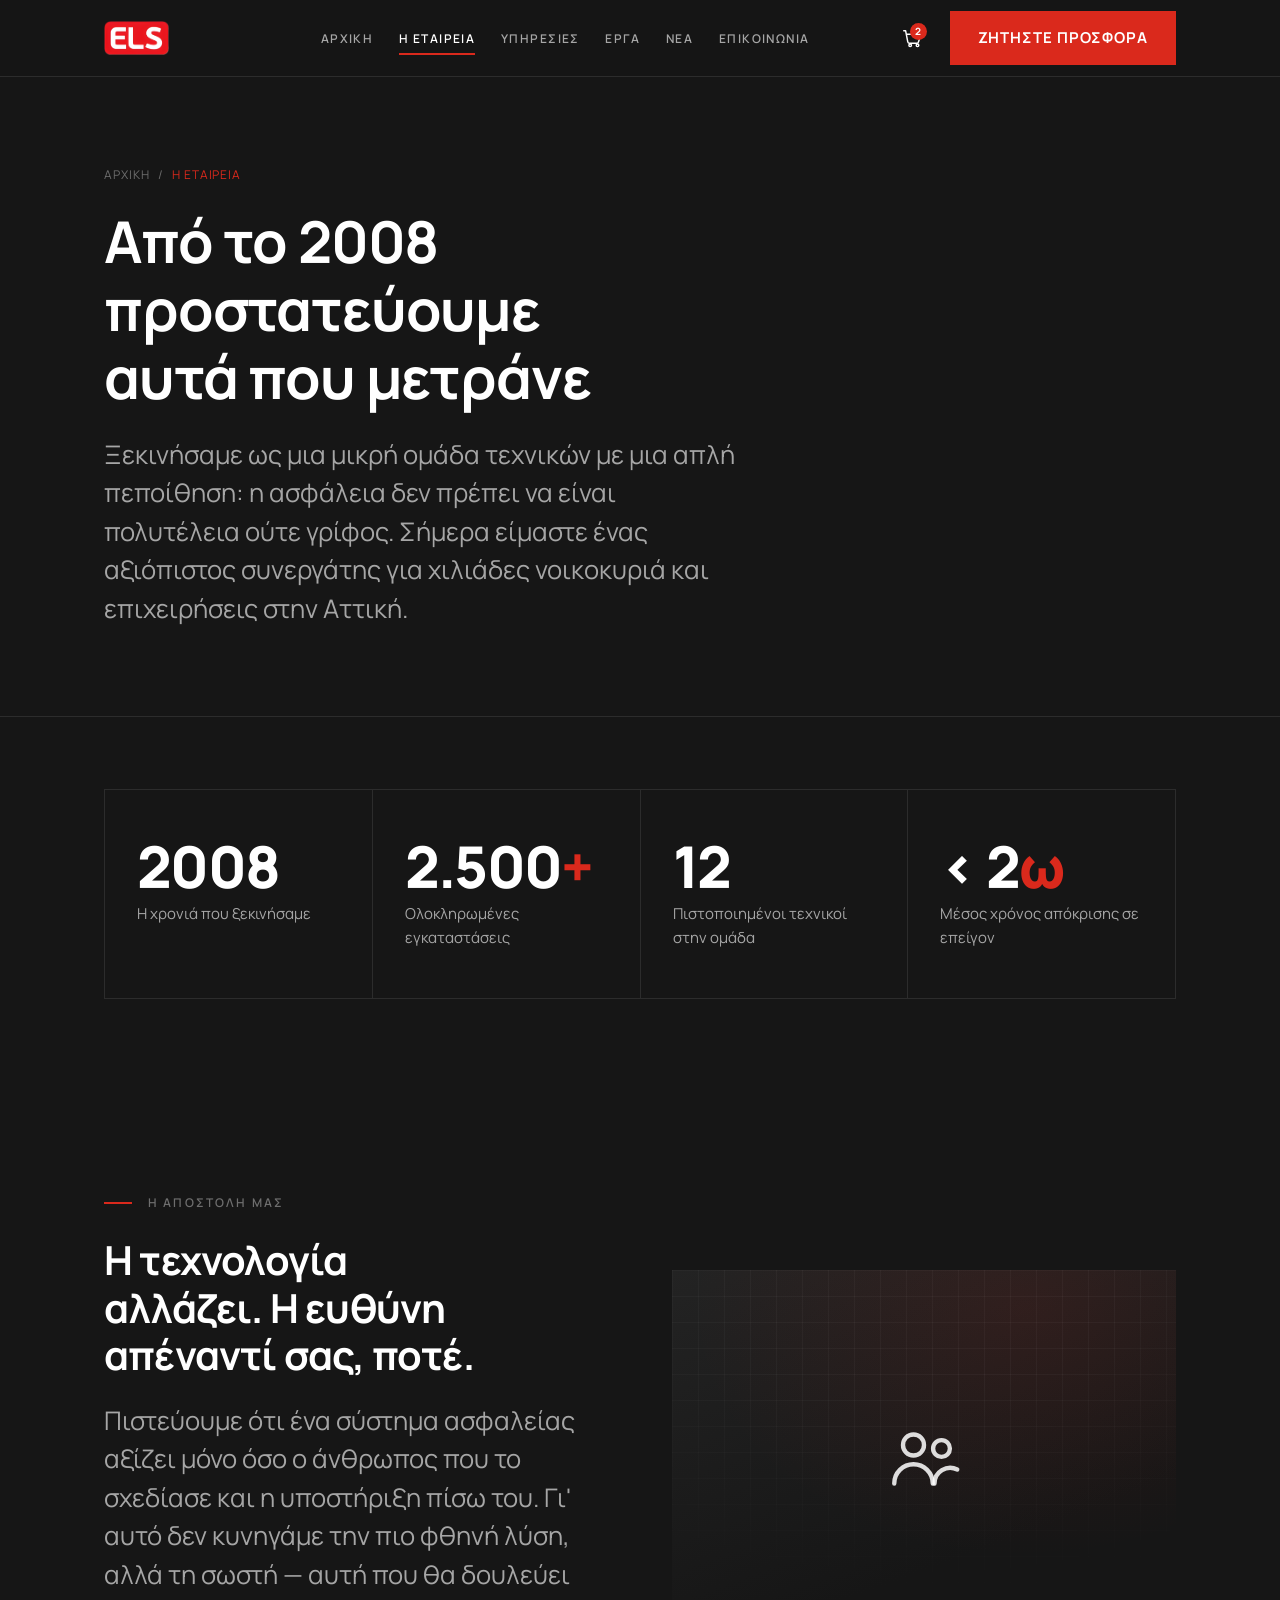
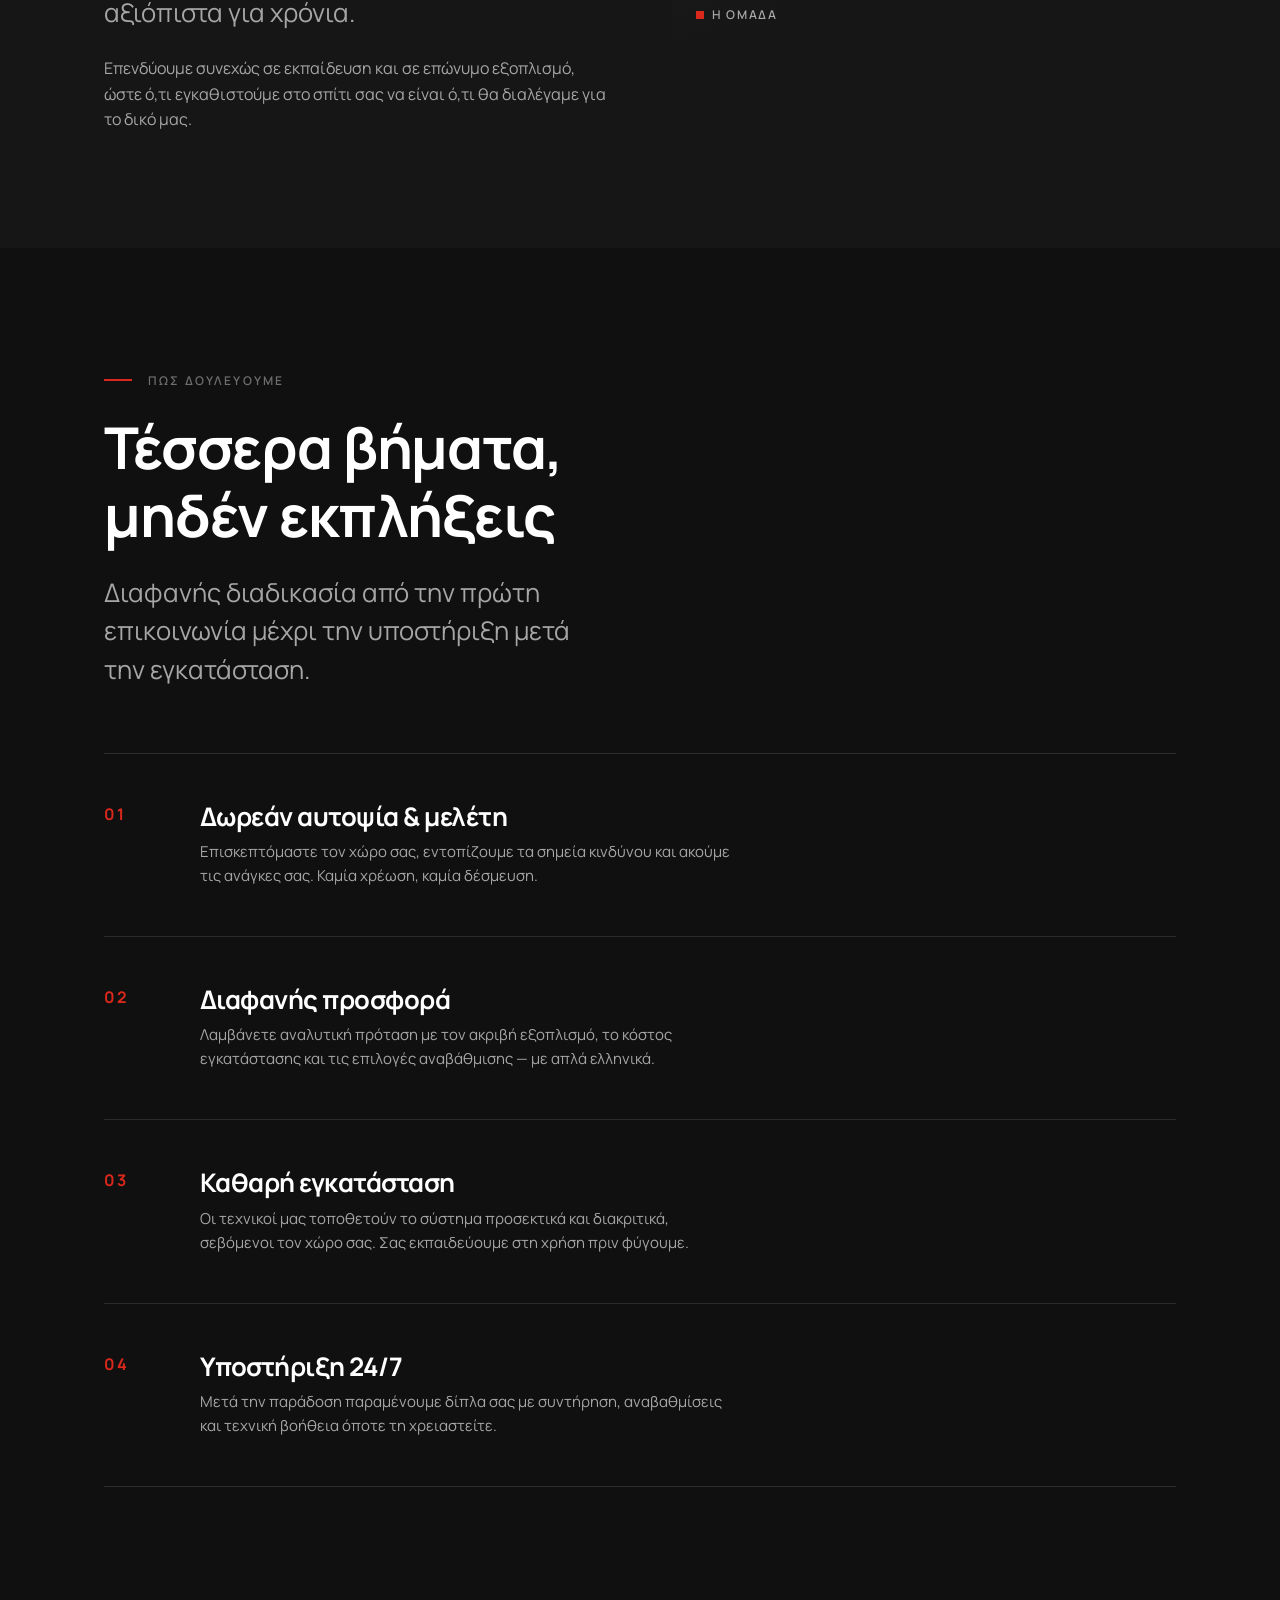
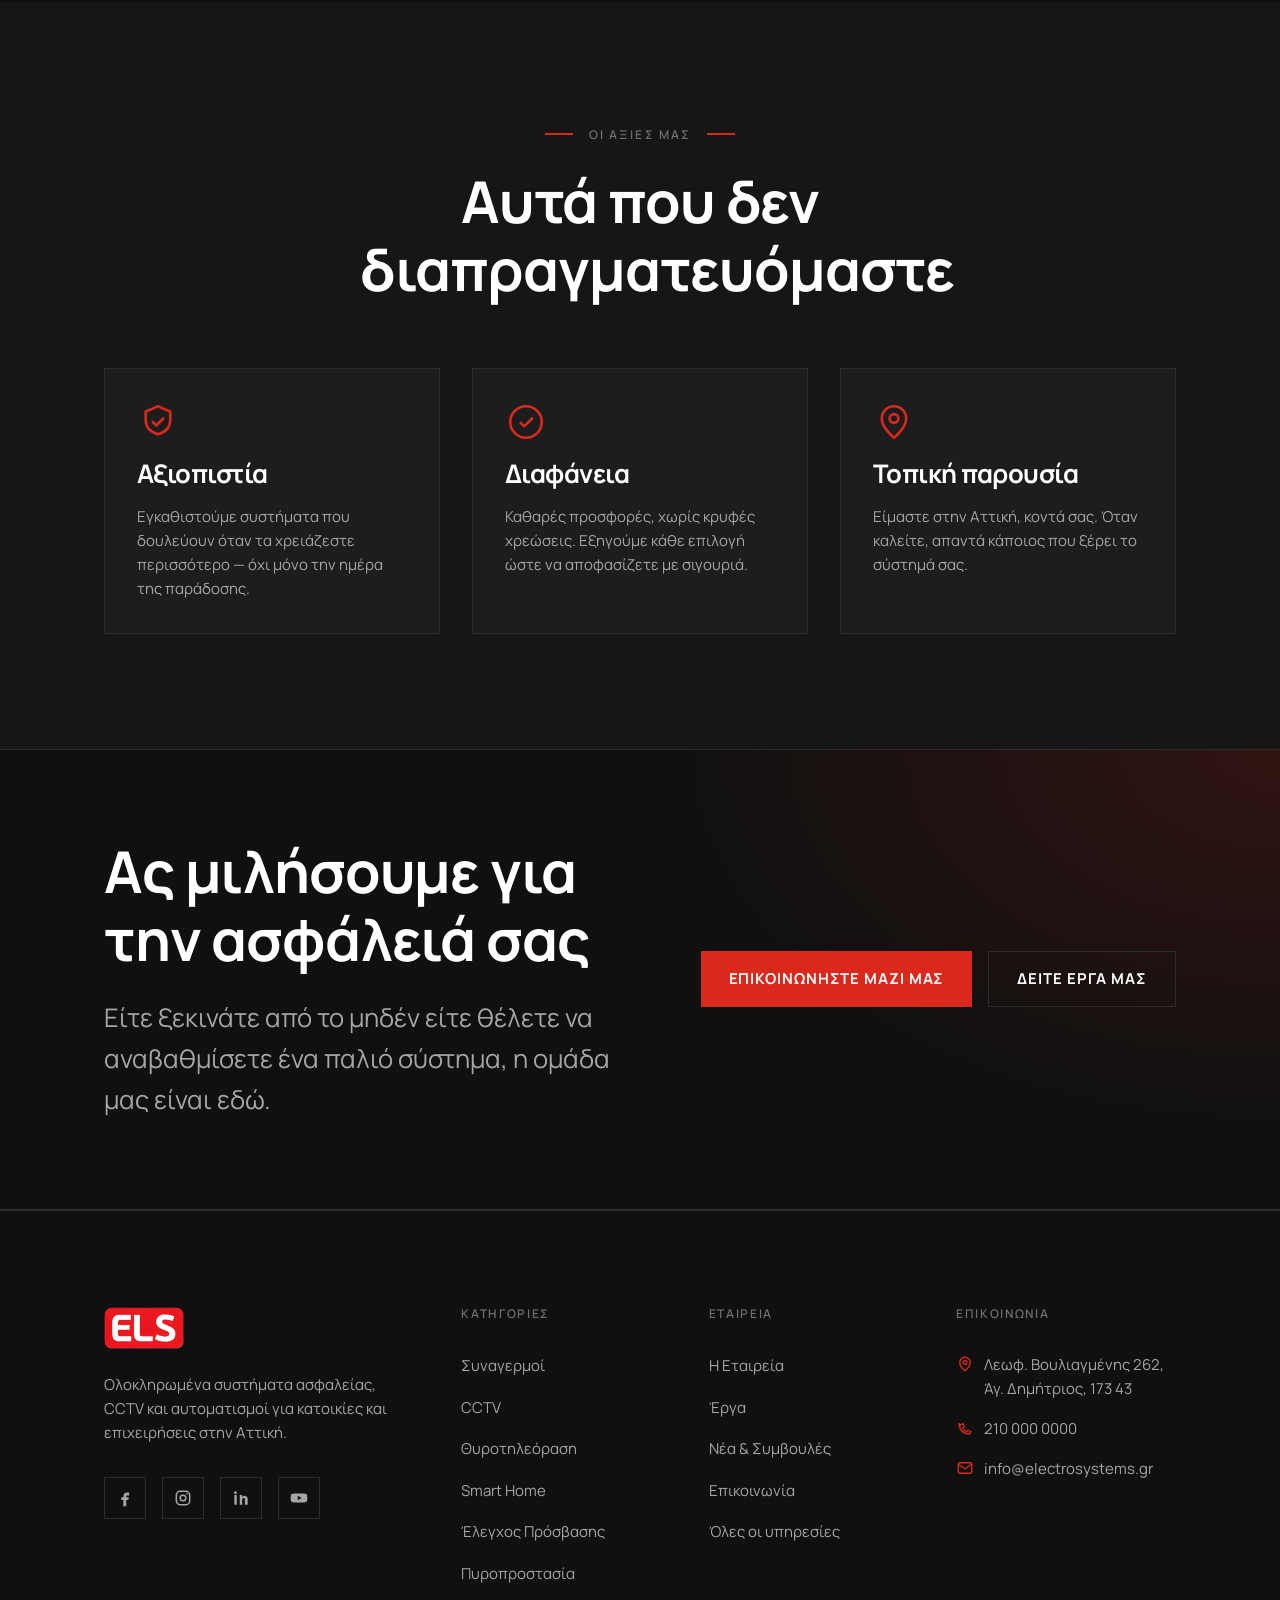
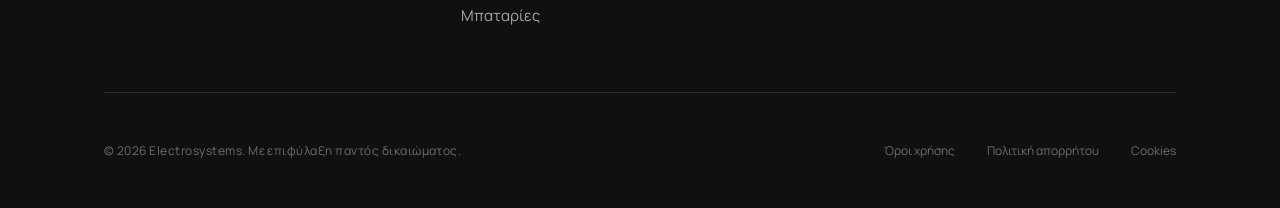
<file: about.html>
<!DOCTYPE html>
<html lang="el">
<head>
  <meta charset="UTF-8">
  <meta name="viewport" content="width=device-width, initial-scale=1.0">
  <title>Η Εταιρεία — Electrosystems | Πιστοποιημένοι τεχνικοί ασφαλείας στην Αττική</title>
  <meta name="description" content="Γνωρίστε την Electrosystems: 18 χρόνια εμπειρίας σε συστήματα ασφαλείας, CCTV και αυτοματισμούς. Μελέτη, εγκατάσταση και υποστήριξη από πιστοποιημένη ομάδα στον Άγιο Δημήτριο Αττικής.">
  <meta name="keywords" content="εταιρεία ασφαλείας, τεχνικοί συστημάτων ασφαλείας, εγκατάσταση cctv, αυτοματισμοί, Αττική">
  <link rel="canonical" href="about.html">

  <meta property="og:type" content="website">
  <meta property="og:locale" content="el_GR">
  <meta property="og:site_name" content="Electrosystems">
  <meta property="og:title" content="Η Εταιρεία — Electrosystems">
  <meta property="og:description" content="18 χρόνια εμπειρίας σε συστήματα ασφαλείας, CCTV και αυτοματισμούς. Μελέτη, εγκατάσταση και υποστήριξη.">
  <meta property="og:url" content="about.html">
  <meta property="og:image" content="assets/og-cover.png">

  <meta name="twitter:card" content="summary_large_image">
  <meta name="twitter:title" content="Η Εταιρεία — Electrosystems">
  <meta name="twitter:description" content="Πιστοποιημένοι τεχνικοί ασφαλείας με 18 χρόνια εμπειρίας στην Αττική.">
  <meta name="twitter:image" content="assets/og-cover.png">

  <link rel="icon" href="data:image/svg+xml,<svg xmlns='http://www.w3.org/2000/svg' viewBox='0 0 100 100'><text y='.9em' font-size='90'>🛡️</text></svg>">
  <link rel="stylesheet" href="styles.css">

  <script type="application/ld+json">
  {
    "@context": "https://schema.org",
    "@type": "AboutPage",
    "name": "Η Εταιρεία — Electrosystems",
    "url": "about.html",
    "mainEntity": {
      "@type": "Organization",
      "name": "Electrosystems",
      "foundingDate": "2008",
      "description": "Συστήματα ασφαλείας, CCTV, συναγερμοί και αυτοματισμοί.",
      "address": {
        "@type": "PostalAddress",
        "streetAddress": "Λεωφόρος Βουλιαγμένης 262",
        "addressLocality": "Άγιος Δημήτριος",
        "postalCode": "173 43",
        "addressCountry": "GR"
      }
    }
  }
  </script>
</head>
<body>
  <a class="skip-link" href="#main">Μετάβαση στο περιεχόμενο</a>

  <header class="site-header">
    <div class="container">
      <nav class="nav" aria-label="Κύρια πλοήγηση">
        <a class="brand" href="index.html" aria-label="Electrosystems — Αρχική"><img class="brand__logo" src="assets/els-logo.png" alt="Electrosystems" width="65" height="34"></a>
        <ul class="nav__links">
          <li><a href="index.html">Αρχική</a></li>
          <li><a href="about.html" aria-current="page">Η Εταιρεία</a></li>
          <li><a href="services.html">Υπηρεσίες</a></li>
          <li><a href="portfolio.html">Έργα</a></li>
          <li><a href="blog.html">Νέα</a></li>
          <li><a href="contact.html">Επικοινωνία</a></li>
        </ul>
        <div class="nav__actions">
          <a class="icon-btn" href="cart.html" aria-label="Καλάθι αγορών (2 προϊόντα)">
            <svg viewBox="0 0 24 24" fill="none" stroke="currentColor" stroke-width="1.6" aria-hidden="true"><path d="M3 4h2l2.4 12.2a2 2 0 0 0 2 1.6h7.7a2 2 0 0 0 2-1.6L22 8H6" stroke-linecap="round" stroke-linejoin="round"/><circle cx="10" cy="20" r="1.4"/><circle cx="18" cy="20" r="1.4"/></svg>
            <span class="cart-count" aria-hidden="true">2</span>
          </a>
          <a class="btn btn--primary nav__cta" href="contact.html">Ζητήστε Προσφορά</a>
        </div>
      </nav>
    </div>
  </header>

  <main id="main">

    <!-- PAGE HERO -->
    <section class="page-hero band-dark">
      <div class="container">
        <div class="page-hero__inner">
          <nav class="crumb" aria-label="Breadcrumb"><a href="index.html">Αρχική</a> / <span>Η Εταιρεία</span></nav>
          <h1>Από το 2008 προστατεύουμε αυτά που μετράνε</h1>
          <p>Ξεκινήσαμε ως μια μικρή ομάδα τεχνικών με μια απλή πεποίθηση: η ασφάλεια δεν πρέπει να είναι πολυτέλεια ούτε γρίφος. Σήμερα είμαστε ένας αξιόπιστος συνεργάτης για χιλιάδες νοικοκυριά και επιχειρήσεις στην Αττική.</p>
        </div>
      </div>
    </section>

    <!-- STATS -->
    <section class="section--tight band-dark">
      <div class="container">
        <div class="stats">
          <div class="stat"><span class="stat__num">2008</span><span class="stat__label">Η χρονιά που ξεκινήσαμε</span></div>
          <div class="stat"><span class="stat__num">2.500<em>+</em></span><span class="stat__label">Ολοκληρωμένες εγκαταστάσεις</span></div>
          <div class="stat"><span class="stat__num">12</span><span class="stat__label">Πιστοποιημένοι τεχνικοί στην ομάδα</span></div>
          <div class="stat"><span class="stat__num">&lt; 2<em>ω</em></span><span class="stat__label">Μέσος χρόνος απόκρισης σε επείγον</span></div>
        </div>
      </div>
    </section>

    <!-- STORY / MISSION -->
    <section class="section band-dark">
      <div class="container">
        <div class="feature-row">
          <div>
            <span class="eyebrow">Η αποστολή μας</span>
            <h2 style="font-size: var(--fs-lg); margin-top: var(--space-sm);">Η τεχνολογία αλλάζει. Η ευθύνη απέναντί σας, ποτέ.</h2>
            <p class="lead" style="margin-top: var(--space-sm);">Πιστεύουμε ότι ένα σύστημα ασφαλείας αξίζει μόνο όσο ο άνθρωπος που το σχεδίασε και η υποστήριξη πίσω του. Γι' αυτό δεν κυνηγάμε την πιο φθηνή λύση, αλλά τη σωστή — αυτή που θα δουλεύει αξιόπιστα για χρόνια.</p>
            <p style="margin-top: var(--space-sm); color: var(--color-body);">Επενδύουμε συνεχώς σε εκπαίδευση και σε επώνυμο εξοπλισμό, ώστε ό,τι εγκαθιστούμε στο σπίτι σας να είναι ό,τι θα διαλέγαμε για το δικό μας.</p>
          </div>
          <div class="feature-row__media media ar-4-3" role="img" aria-label="Η ομάδα τεχνικών της Electrosystems σε εγκατάσταση">
            <svg class="media__icon" viewBox="0 0 24 24" fill="none" stroke="currentColor" aria-hidden="true"><circle cx="9" cy="8" r="3"/><path d="M3.5 19a5.5 5.5 0 0 1 11 0" stroke-linecap="round"/><circle cx="17" cy="9" r="2.4"/><path d="M15 19a4.5 4.5 0 0 1 6.5-4" stroke-linecap="round"/></svg>
            <span class="media__tag">Η ομάδα</span>
          </div>
        </div>
      </div>
    </section>

    <!-- PROCESS TIMELINE (unique section) -->
    <section class="section band-deep">
      <div class="container">
        <div class="section-head">
          <span class="eyebrow">Πώς δουλεύουμε</span>
          <h2 style="font-size: var(--fs-xl);">Τέσσερα βήματα, μηδέν εκπλήξεις</h2>
          <p class="lead">Διαφανής διαδικασία από την πρώτη επικοινωνία μέχρι την υποστήριξη μετά την εγκατάσταση.</p>
        </div>

        <div class="timeline">
          <div class="tl-step">
            <span class="tl-num">01</span>
            <div class="tl-body">
              <h3>Δωρεάν αυτοψία & μελέτη</h3>
              <p>Επισκεπτόμαστε τον χώρο σας, εντοπίζουμε τα σημεία κινδύνου και ακούμε τις ανάγκες σας. Καμία χρέωση, καμία δέσμευση.</p>
            </div>
          </div>
          <div class="tl-step">
            <span class="tl-num">02</span>
            <div class="tl-body">
              <h3>Διαφανής προσφορά</h3>
              <p>Λαμβάνετε αναλυτική πρόταση με τον ακριβή εξοπλισμό, το κόστος εγκατάστασης και τις επιλογές αναβάθμισης — με απλά ελληνικά.</p>
            </div>
          </div>
          <div class="tl-step">
            <span class="tl-num">03</span>
            <div class="tl-body">
              <h3>Καθαρή εγκατάσταση</h3>
              <p>Οι τεχνικοί μας τοποθετούν το σύστημα προσεκτικά και διακριτικά, σεβόμενοι τον χώρο σας. Σας εκπαιδεύουμε στη χρήση πριν φύγουμε.</p>
            </div>
          </div>
          <div class="tl-step">
            <span class="tl-num">04</span>
            <div class="tl-body">
              <h3>Υποστήριξη 24/7</h3>
              <p>Μετά την παράδοση παραμένουμε δίπλα σας με συντήρηση, αναβαθμίσεις και τεχνική βοήθεια όποτε τη χρειαστείτε.</p>
            </div>
          </div>
        </div>
      </div>
    </section>

    <!-- VALUES -->
    <section class="section band-dark">
      <div class="container">
        <div class="section-head center">
          <span class="eyebrow eyebrow--center">Οι αξίες μας</span>
          <h2 style="font-size: var(--fs-xl);">Αυτά που δεν διαπραγματευόμαστε</h2>
        </div>
        <div class="grid grid-3">
          <article class="card" style="padding: var(--space-md); display:flex; flex-direction:column; gap:var(--space-xs);">
            <svg style="width:42px;height:42px;color:var(--color-primary);" viewBox="0 0 24 24" fill="none" stroke="currentColor" stroke-width="1.5" aria-hidden="true"><path d="M12 3 5 6v5c0 4 2.7 6.7 7 8 4.3-1.3 7-4 7-8V6l-7-3Z"/><path d="m9 12 2 2 4-4" stroke-linecap="round" stroke-linejoin="round"/></svg>
            <h3 style="font-size:var(--fs-md);">Αξιοπιστία</h3>
            <p style="font-size:var(--fs-sm);">Εγκαθιστούμε συστήματα που δουλεύουν όταν τα χρειάζεστε περισσότερο — όχι μόνο την ημέρα της παράδοσης.</p>
          </article>
          <article class="card" style="padding: var(--space-md); display:flex; flex-direction:column; gap:var(--space-xs);">
            <svg style="width:42px;height:42px;color:var(--color-primary);" viewBox="0 0 24 24" fill="none" stroke="currentColor" stroke-width="1.5" aria-hidden="true"><circle cx="12" cy="12" r="9"/><path d="M9 12.5 11 14.5 15.5 10" stroke-linecap="round" stroke-linejoin="round"/></svg>
            <h3 style="font-size:var(--fs-md);">Διαφάνεια</h3>
            <p style="font-size:var(--fs-sm);">Καθαρές προσφορές, χωρίς κρυφές χρεώσεις. Εξηγούμε κάθε επιλογή ώστε να αποφασίζετε με σιγουριά.</p>
          </article>
          <article class="card" style="padding: var(--space-md); display:flex; flex-direction:column; gap:var(--space-xs);">
            <svg style="width:42px;height:42px;color:var(--color-primary);" viewBox="0 0 24 24" fill="none" stroke="currentColor" stroke-width="1.5" aria-hidden="true"><path d="M12 21s7-5.6 7-11a7 7 0 1 0-14 0c0 5.4 7 11 7 11Z"/><circle cx="12" cy="10" r="2.5"/></svg>
            <h3 style="font-size:var(--fs-md);">Τοπική παρουσία</h3>
            <p style="font-size:var(--fs-sm);">Είμαστε στην Αττική, κοντά σας. Όταν καλείτε, απαντά κάποιος που ξέρει το σύστημά σας.</p>
          </article>
        </div>
      </div>
    </section>

    <!-- CTA BAND -->
    <section class="cta-band">
      <div class="container">
        <div class="cta-band__inner">
          <div>
            <h2>Ας μιλήσουμε για την ασφάλειά σας</h2>
            <p>Είτε ξεκινάτε από το μηδέν είτε θέλετε να αναβαθμίσετε ένα παλιό σύστημα, η ομάδα μας είναι εδώ.</p>
          </div>
          <div class="cta-band__actions">
            <a class="btn btn--primary" href="contact.html">Επικοινωνήστε μαζί μας</a>
            <a class="btn btn--ghost" href="portfolio.html">Δείτε έργα μας</a>
          </div>
        </div>
      </div>
    </section>

  </main>

  <footer class="site-footer">
    <div class="container">
      <div class="footer__top">
        <div class="footer__brand">
          <a class="brand" href="index.html"><img class="brand__logo" src="assets/els-logo.png" alt="Electrosystems" width="65" height="34"></a>
          <p>Ολοκληρωμένα συστήματα ασφαλείας, CCTV και αυτοματισμοί για κατοικίες και επιχειρήσεις στην Αττική.</p>
          <div class="footer__social">
            <a href="#" aria-label="Facebook"><svg viewBox="0 0 24 24" fill="currentColor" aria-hidden="true"><path d="M14 9h3V5.5h-3c-2.2 0-3.8 1.6-3.8 3.8V11H7.5v3.5H10V22h3.5v-7.5H16l.5-3.5h-3V9.3c0-.7.5-.3 1.5-.3Z"/></svg></a>
            <a href="#" aria-label="Instagram"><svg viewBox="0 0 24 24" fill="none" stroke="currentColor" stroke-width="1.8" aria-hidden="true"><rect x="4" y="4" width="16" height="16" rx="4.5"/><circle cx="12" cy="12" r="3.4"/><circle cx="16.8" cy="7.2" r="1" fill="currentColor" stroke="none"/></svg></a>
            <a href="#" aria-label="LinkedIn"><svg viewBox="0 0 24 24" fill="currentColor" aria-hidden="true"><path d="M6.9 8.5H4V20h2.9V8.5ZM5.4 4a1.7 1.7 0 1 0 0 3.4 1.7 1.7 0 0 0 0-3.4ZM20 13.6c0-3-1.6-4.4-3.7-4.4-1.7 0-2.5.9-2.9 1.6V8.5H10.5V20h2.9v-6.1c0-1.3.9-1.9 1.8-1.9.9 0 1.5.5 1.5 1.9V20H20v-6.4Z"/></svg></a>
            <a href="#" aria-label="YouTube"><svg viewBox="0 0 24 24" fill="currentColor" aria-hidden="true"><path d="M22 12c0-1.7-.2-3-.4-3.6-.3-.9-1-1.4-1.9-1.5C18 6.6 12 6.6 12 6.6s-6 0-7.7.3c-.9.1-1.6.6-1.9 1.5C2.2 9 2 10.3 2 12s.2 3 .4 3.6c.3.9 1 1.4 1.9 1.5 1.7.3 7.7.3 7.7.3s6 0 7.7-.3c.9-.1 1.6-.6 1.9-1.5.2-.6.4-1.9.4-3.6Zm-11.5 2.6V9.4l4.7 2.6-4.7 2.6Z"/></svg></a>
          </div>
        </div>
        <div class="footer__col">
          <h4>Κατηγορίες</h4>
          <ul>
            <li><a href="services.html#synagermoi">Συναγερμοί</a></li>
            <li><a href="services.html#cctv">CCTV</a></li>
            <li><a href="services.html#thyrotileorasi">Θυροτηλεόραση</a></li>
            <li><a href="services.html#smarthome">Smart Home</a></li>
            <li><a href="services.html#access">Έλεγχος Πρόσβασης</a></li>
            <li><a href="services.html#fire">Πυροπροστασία</a></li>
            <li><a href="services.html#batteries">Μπαταρίες</a></li>
          </ul>
        </div>
        <div class="footer__col">
          <h4>Εταιρεία</h4>
          <ul>
            <li><a href="about.html">Η Εταιρεία</a></li>
            <li><a href="portfolio.html">Έργα</a></li>
            <li><a href="blog.html">Νέα & Συμβουλές</a></li>
            <li><a href="contact.html">Επικοινωνία</a></li>
            <li><a href="services.html">Όλες οι υπηρεσίες</a></li>
          </ul>
        </div>
        <div class="footer__col">
          <h4>Επικοινωνία</h4>
          <ul class="footer__contact">
            <li><svg viewBox="0 0 24 24" fill="none" stroke="currentColor" stroke-width="1.8" aria-hidden="true"><path d="M12 21s7-5.6 7-11a7 7 0 1 0-14 0c0 5.4 7 11 7 11Z"/><circle cx="12" cy="10" r="2.5"/></svg>Λεωφ. Βουλιαγμένης 262,<br>Άγ. Δημήτριος, 173 43</li>
            <li><svg viewBox="0 0 24 24" fill="none" stroke="currentColor" stroke-width="1.8" aria-hidden="true"><path d="M4 6c0 8 6 14 14 14l2-3-4-2-2 2c-2-1-4-3-5-5l2-2-2-4-3 2Z" stroke-linejoin="round"/></svg>210 000 0000</li>
            <li><svg viewBox="0 0 24 24" fill="none" stroke="currentColor" stroke-width="1.8" aria-hidden="true"><rect x="3" y="5" width="18" height="14" rx="2"/><path d="m3 7 9 6 9-6" stroke-linecap="round" stroke-linejoin="round"/></svg>info@electrosystems.gr</li>
          </ul>
        </div>
      </div>
      <div class="footer__bottom">
        <p>© 2026 Electrosystems. Με επιφύλαξη παντός δικαιώματος.</p>
        <div class="footer__legal">
          <a href="#">Όροι χρήσης</a>
          <a href="#">Πολιτική απορρήτου</a>
          <a href="#">Cookies</a>
        </div>
      </div>
    </div>
  </footer>

</body>
</html>
</file>
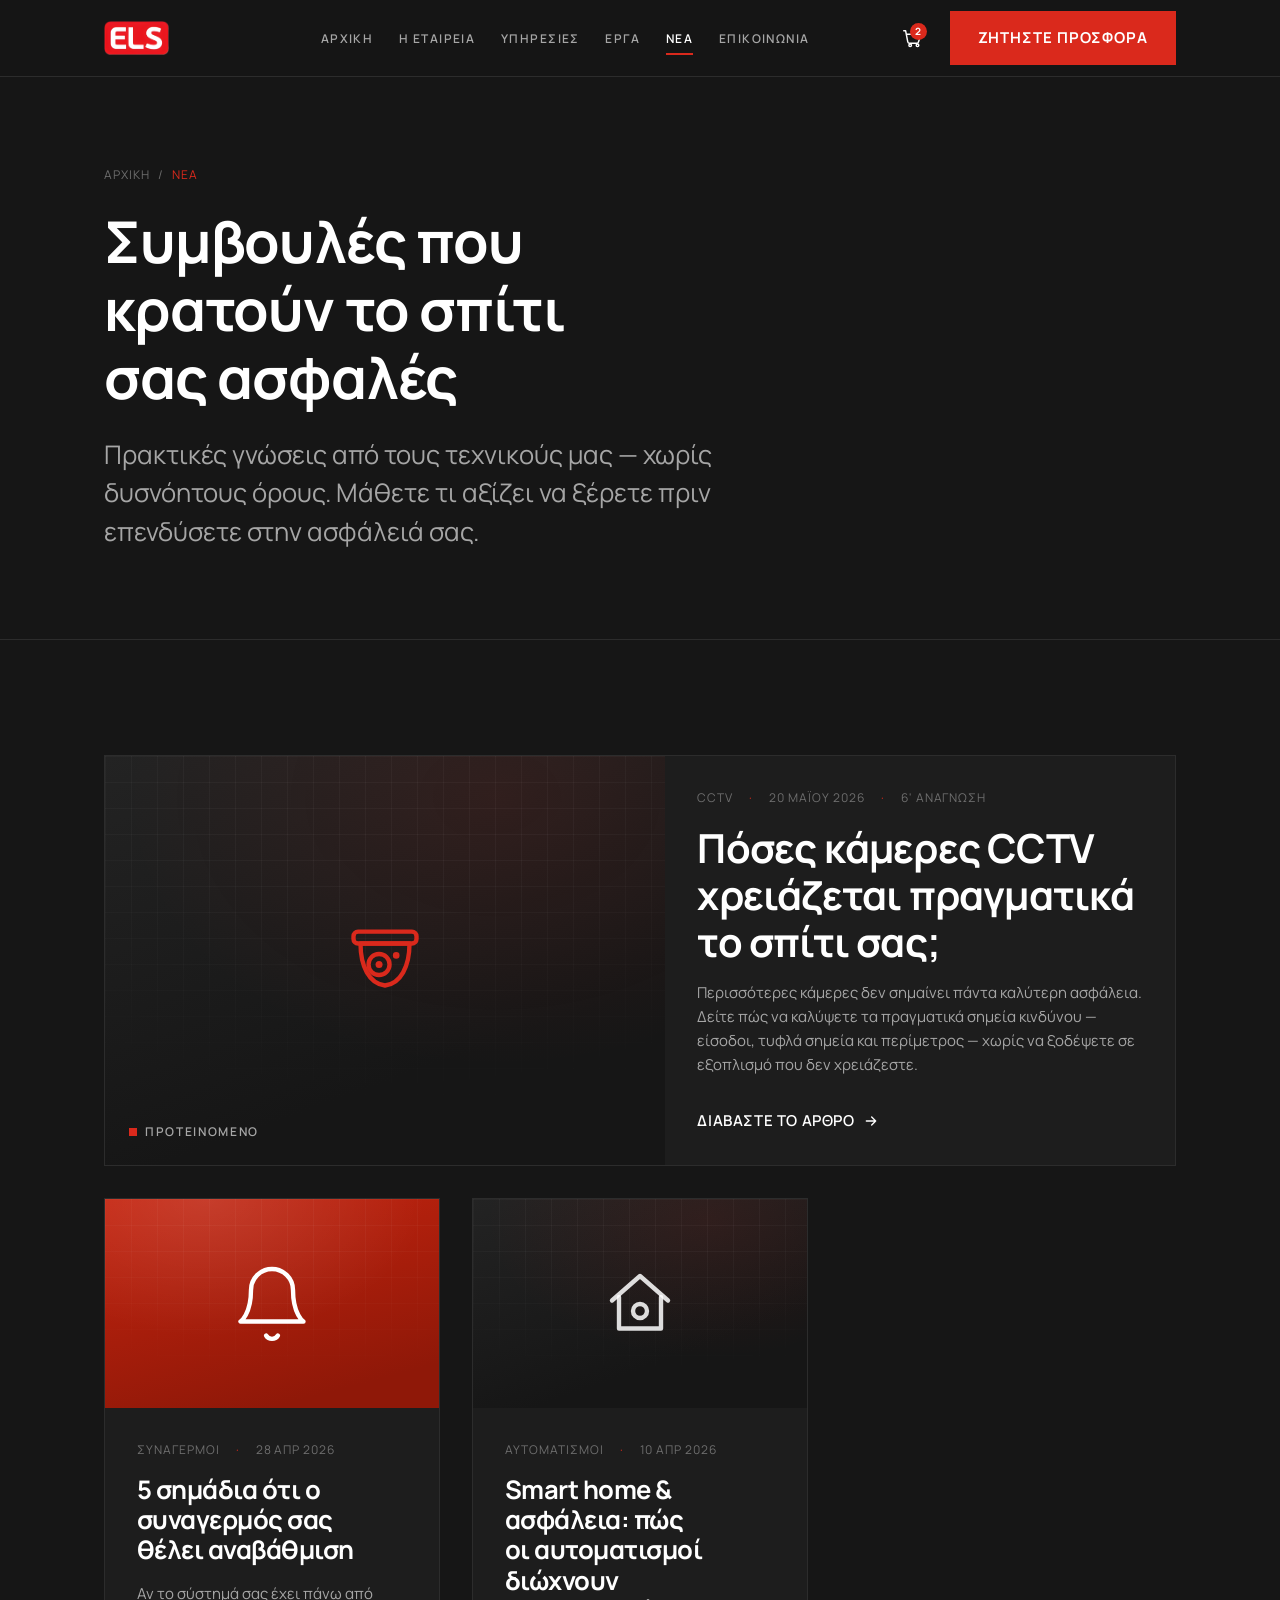
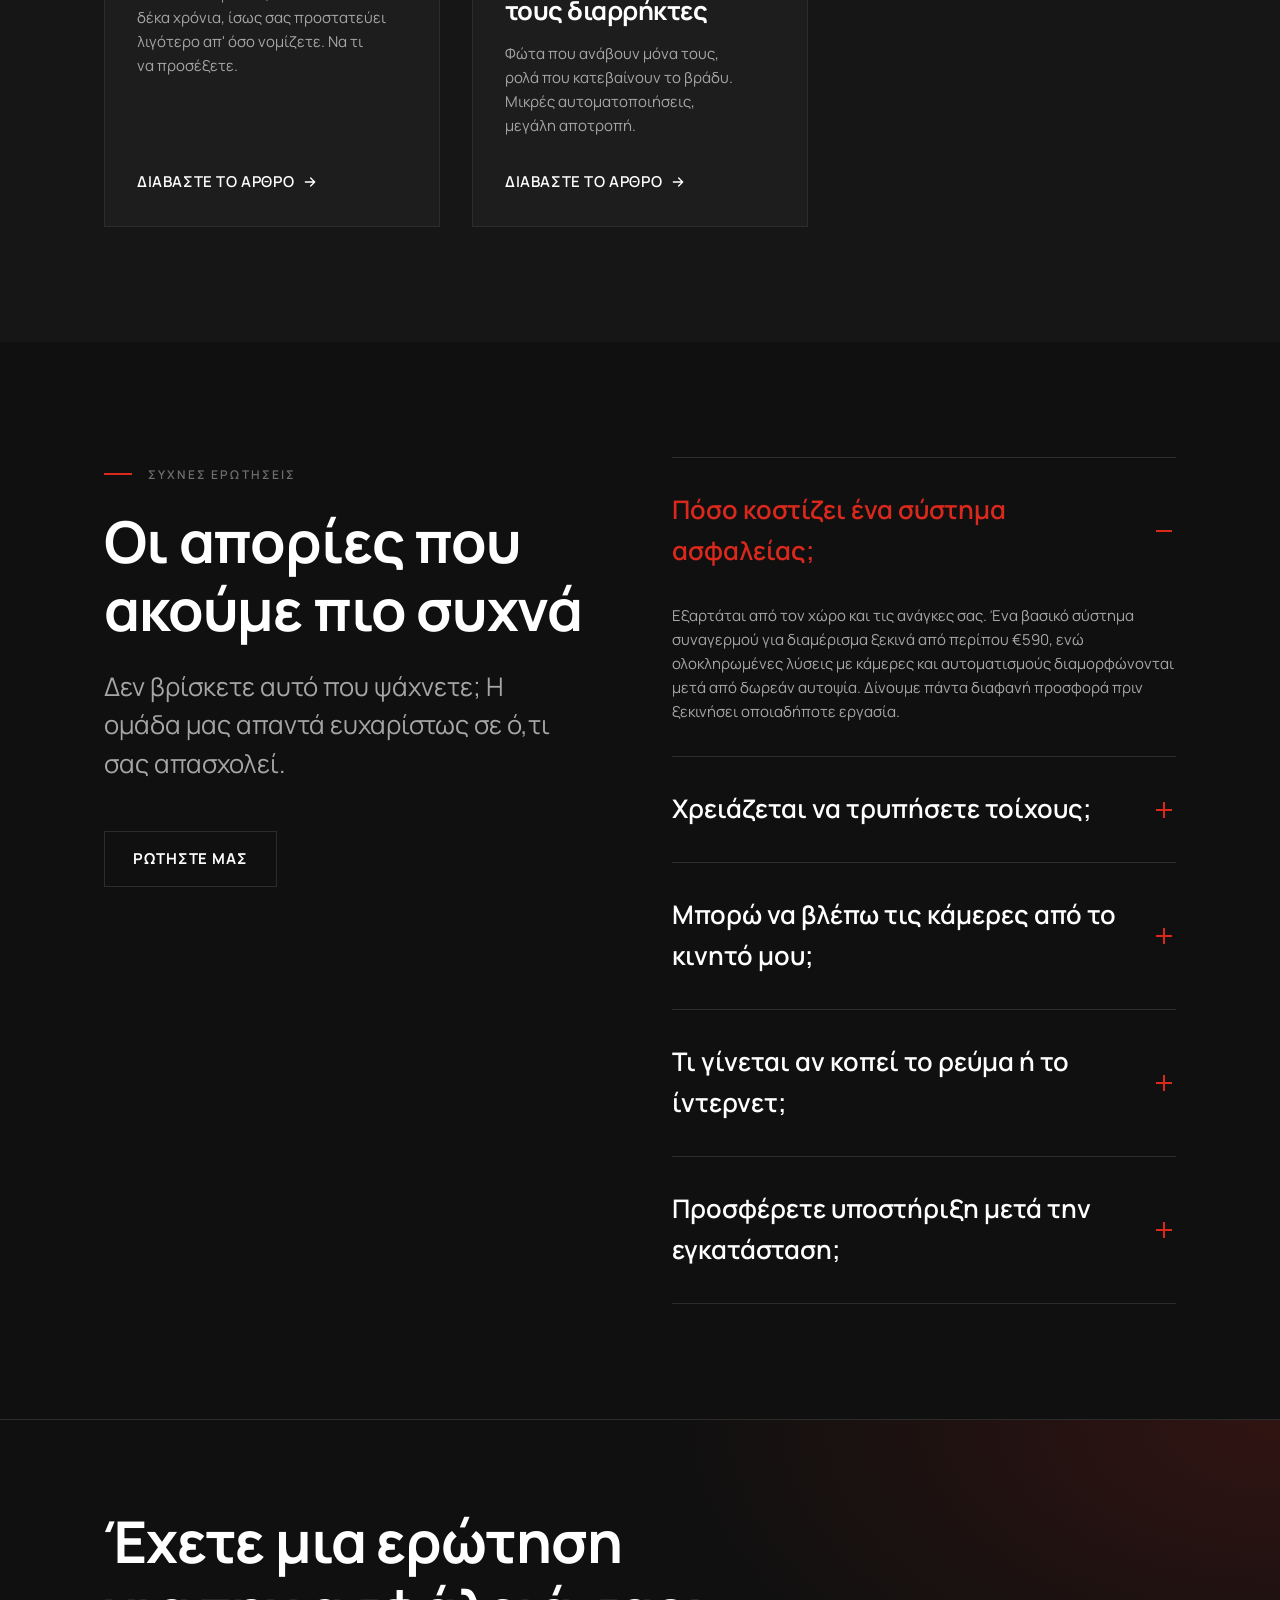
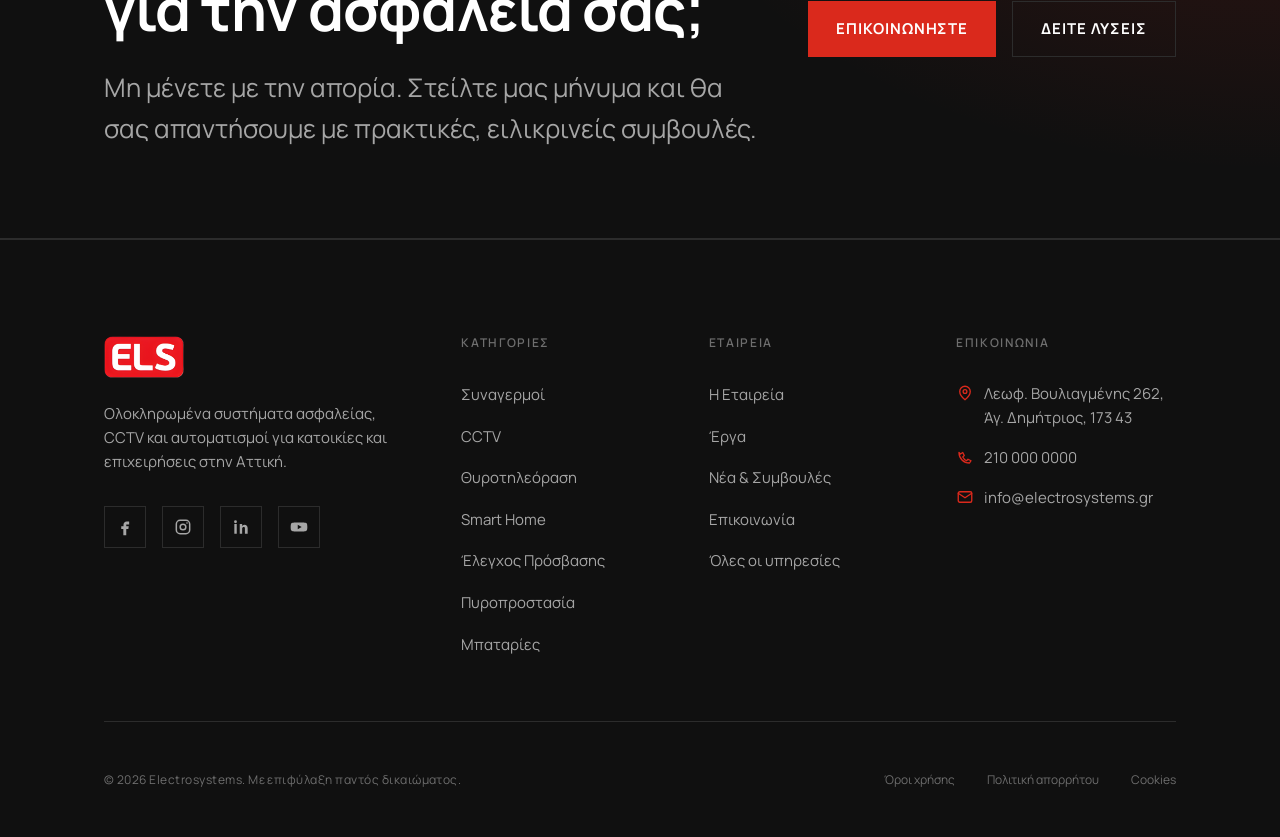
<file: blog.html>
<!DOCTYPE html>
<html lang="el">
<head>
  <meta charset="UTF-8">
  <meta name="viewport" content="width=device-width, initial-scale=1.0">
  <title>Νέα & Συμβουλές ασφαλείας — Blog | Electrosystems</title>
  <meta name="description" content="Συμβουλές για συστήματα ασφαλείας, CCTV και αυτοματισμούς από τους τεχνικούς της Electrosystems. Μάθετε πώς να προστατέψετε σωστά το σπίτι σας.">
  <meta name="keywords" content="συμβουλές ασφαλείας, cctv blog, συναγερμοί, αυτοματισμοί, smart home, ασφάλεια σπιτιού">
  <link rel="canonical" href="blog.html">

  <meta property="og:type" content="website">
  <meta property="og:locale" content="el_GR">
  <meta property="og:site_name" content="Electrosystems">
  <meta property="og:title" content="Νέα & Συμβουλές ασφαλείας — Electrosystems">
  <meta property="og:description" content="Πρακτικές συμβουλές για CCTV, συναγερμούς και αυτοματισμούς από ειδικούς.">
  <meta property="og:url" content="blog.html">
  <meta property="og:image" content="assets/og-cover.png">

  <meta name="twitter:card" content="summary_large_image">
  <meta name="twitter:title" content="Νέα & Συμβουλές — Electrosystems">
  <meta name="twitter:description" content="Συμβουλές ασφαλείας για το σπίτι σας.">
  <meta name="twitter:image" content="assets/og-cover.png">

  <link rel="icon" href="data:image/svg+xml,<svg xmlns='http://www.w3.org/2000/svg' viewBox='0 0 100 100'><text y='.9em' font-size='90'>🛡️</text></svg>">
  <link rel="stylesheet" href="styles.css">

  <script type="application/ld+json">
  {
    "@context": "https://schema.org",
    "@type": "Blog",
    "name": "Νέα & Συμβουλές — Electrosystems",
    "url": "blog.html",
    "blogPost": [
      { "@type": "BlogPosting", "headline": "Πόσες κάμερες CCTV χρειάζεται πραγματικά το σπίτι σας;", "datePublished": "2026-05-20" },
      { "@type": "BlogPosting", "headline": "5 σημάδια ότι ο συναγερμός σας θέλει αναβάθμιση", "datePublished": "2026-04-28" },
      { "@type": "BlogPosting", "headline": "Smart home & ασφάλεια: πώς οι αυτοματισμοί αποθαρρύνουν τους διαρρήκτες", "datePublished": "2026-04-10" }
    ]
  }
  </script>
</head>
<body>
  <a class="skip-link" href="#main">Μετάβαση στο περιεχόμενο</a>

  <header class="site-header">
    <div class="container">
      <nav class="nav" aria-label="Κύρια πλοήγηση">
        <a class="brand" href="index.html" aria-label="Electrosystems — Αρχική"><img class="brand__logo" src="assets/els-logo.png" alt="Electrosystems" width="65" height="34"></a>
        <ul class="nav__links">
          <li><a href="index.html">Αρχική</a></li>
          <li><a href="about.html">Η Εταιρεία</a></li>
          <li><a href="services.html">Υπηρεσίες</a></li>
          <li><a href="portfolio.html">Έργα</a></li>
          <li><a href="blog.html" aria-current="page">Νέα</a></li>
          <li><a href="contact.html">Επικοινωνία</a></li>
        </ul>
        <div class="nav__actions">
          <a class="icon-btn" href="cart.html" aria-label="Καλάθι αγορών (2 προϊόντα)">
            <svg viewBox="0 0 24 24" fill="none" stroke="currentColor" stroke-width="1.6" aria-hidden="true"><path d="M3 4h2l2.4 12.2a2 2 0 0 0 2 1.6h7.7a2 2 0 0 0 2-1.6L22 8H6" stroke-linecap="round" stroke-linejoin="round"/><circle cx="10" cy="20" r="1.4"/><circle cx="18" cy="20" r="1.4"/></svg>
            <span class="cart-count" aria-hidden="true">2</span>
          </a>
          <a class="btn btn--primary nav__cta" href="contact.html">Ζητήστε Προσφορά</a>
        </div>
      </nav>
    </div>
  </header>

  <main id="main">

    <!-- PAGE HERO -->
    <section class="page-hero band-dark">
      <div class="container">
        <div class="page-hero__inner">
          <nav class="crumb" aria-label="Breadcrumb"><a href="index.html">Αρχική</a> / <span>Νέα</span></nav>
          <h1>Συμβουλές που κρατούν το σπίτι σας ασφαλές</h1>
          <p>Πρακτικές γνώσεις από τους τεχνικούς μας — χωρίς δυσνόητους όρους. Μάθετε τι αξίζει να ξέρετε πριν επενδύσετε στην ασφάλειά σας.</p>
        </div>
      </div>
    </section>

    <!-- POSTS -->
    <section class="section band-dark">
      <div class="container">
        <div class="grid grid-3">

          <!-- FEATURED -->
          <article class="post post--feature">
            <div class="post__media media" role="img" aria-label="Κάμερες CCTV που καλύπτουν την περίμετρο μιας κατοικίας">
              <svg class="media__icon" viewBox="0 0 24 24" fill="none" stroke="currentColor" aria-hidden="true" stroke-width="2" style="color:var(--color-primary)"><rect x="3" y="3.6" width="18" height="3.4" rx="1.3"></rect><path d="M5 7 19 7C19 13.5 16.5 18.5 12 19 7.5 18.5 5 13.5 5 7Z" stroke-linejoin="round"></path><circle cx="10.3" cy="13" r="3"></circle><circle cx="10.3" cy="13" r="1" fill="currentColor" stroke="none"></circle><circle cx="15.2" cy="10.4" r="0.95" fill="currentColor" stroke="none"></circle></svg>
              <span class="media__tag">Προτεινόμενο</span>
            </div>
            <div class="post__body">
              <div class="post__meta"><span>CCTV</span><span class="dot">·</span><span>20 Μαΐου 2026</span><span class="dot">·</span><span>6' ανάγνωση</span></div>
              <h3 style="font-size: var(--fs-lg);">Πόσες κάμερες CCTV χρειάζεται πραγματικά το σπίτι σας;</h3>
              <p>Περισσότερες κάμερες δεν σημαίνει πάντα καλύτερη ασφάλεια. Δείτε πώς να καλύψετε τα πραγματικά σημεία κινδύνου — είσοδοι, τυφλά σημεία και περίμετρος — χωρίς να ξοδέψετε σε εξοπλισμό που δεν χρειάζεστε.</p>
              <a class="textlink accent" href="#">Διαβάστε το άρθρο <svg viewBox="0 0 24 24" fill="none" stroke="currentColor" stroke-width="2" aria-hidden="true"><path d="M5 12h14M13 6l6 6-6 6" stroke-linecap="round" stroke-linejoin="round"/></svg></a>
            </div>
          </article>

          <article class="post">
            <div class="post__media media media--red" role="img" aria-label="Πληκτρολόγιο συστήματος συναγερμού">
              <svg class="media__icon" viewBox="0 0 24 24" fill="none" stroke="currentColor" aria-hidden="true"><path d="M18 8A6 6 0 0 0 6 8c0 7-3 9-3 9h18s-3-2-3-9Z" stroke-linejoin="round"/><path d="M10.3 21a2 2 0 0 0 3.4 0" stroke-linecap="round"/></svg>
            </div>
            <div class="post__body">
              <div class="post__meta"><span>Συναγερμοί</span><span class="dot">·</span><span>28 Απρ 2026</span></div>
              <h3>5 σημάδια ότι ο συναγερμός σας θέλει αναβάθμιση</h3>
              <p>Αν το σύστημά σας έχει πάνω από δέκα χρόνια, ίσως σας προστατεύει λιγότερο απ' όσο νομίζετε. Να τι να προσέξετε.</p>
              <a class="textlink" href="#">Διαβάστε το άρθρο <svg viewBox="0 0 24 24" fill="none" stroke="currentColor" stroke-width="2" aria-hidden="true"><path d="M5 12h14M13 6l6 6-6 6" stroke-linecap="round" stroke-linejoin="round"/></svg></a>
            </div>
          </article>

          <article class="post">
            <div class="post__media media" role="img" aria-label="Εφαρμογή smart home σε κινητό τηλέφωνο">
              <svg class="media__icon" viewBox="0 0 24 24" fill="none" stroke="currentColor" aria-hidden="true"><path d="M4 11 12 4l8 7" stroke-linecap="round" stroke-linejoin="round"/><path d="M6 10v9h12v-9" stroke-linecap="round" stroke-linejoin="round"/><circle cx="12" cy="14" r="2"/></svg>
            </div>
            <div class="post__body">
              <div class="post__meta"><span>Αυτοματισμοί</span><span class="dot">·</span><span>10 Απρ 2026</span></div>
              <h3>Smart home & ασφάλεια: πώς οι αυτοματισμοί διώχνουν τους διαρρήκτες</h3>
              <p>Φώτα που ανάβουν μόνα τους, ρολά που κατεβαίνουν το βράδυ. Μικρές αυτοματοποιήσεις, μεγάλη αποτροπή.</p>
              <a class="textlink" href="#">Διαβάστε το άρθρο <svg viewBox="0 0 24 24" fill="none" stroke="currentColor" stroke-width="2" aria-hidden="true"><path d="M5 12h14M13 6l6 6-6 6" stroke-linecap="round" stroke-linejoin="round"/></svg></a>
            </div>
          </article>

        </div>
      </div>
    </section>

    <!-- FAQ ACCORDION (unique section, CSS-only) -->
    <section class="section band-deep">
      <div class="container">
        <div class="feature-row" style="align-items:start;">
          <div>
            <span class="eyebrow">Συχνές ερωτήσεις</span>
            <h2 style="font-size: var(--fs-xl); margin-top: var(--space-sm);">Οι απορίες που ακούμε πιο συχνά</h2>
            <p class="lead" style="margin-top: var(--space-sm);">Δεν βρίσκετε αυτό που ψάχνετε; Η ομάδα μας απαντά ευχαρίστως σε ό,τι σας απασχολεί.</p>
            <div style="margin-top: var(--space-lg);"><a class="btn btn--ghost" href="contact.html">Ρωτήστε μας</a></div>
          </div>

          <div class="faq">
            <details open>
              <summary>Πόσο κοστίζει ένα σύστημα ασφαλείας; <span class="faq-ico" aria-hidden="true"></span></summary>
              <div class="faq__answer"><p>Εξαρτάται από τον χώρο και τις ανάγκες σας. Ένα βασικό σύστημα συναγερμού για διαμέρισμα ξεκινά από περίπου €590, ενώ ολοκληρωμένες λύσεις με κάμερες και αυτοματισμούς διαμορφώνονται μετά από δωρεάν αυτοψία. Δίνουμε πάντα διαφανή προσφορά πριν ξεκινήσει οποιαδήποτε εργασία.</p></div>
            </details>
            <details>
              <summary>Χρειάζεται να τρυπήσετε τοίχους; <span class="faq-ico" aria-hidden="true"></span></summary>
              <div class="faq__answer"><p>Στις περισσότερες περιπτώσεις προτείνουμε ασύρματες λύσεις που εγκαθίστανται γρήγορα και διακριτικά, χωρίς εκτεταμένες εργασίες. Όπου απαιτείται καλωδίωση, εργαζόμαστε προσεκτικά ώστε να ελαχιστοποιήσουμε κάθε παρέμβαση στον χώρο σας.</p></div>
            </details>
            <details>
              <summary>Μπορώ να βλέπω τις κάμερες από το κινητό μου; <span class="faq-ico" aria-hidden="true"></span></summary>
              <div class="faq__answer"><p>Ναι. Όλα τα συστήματα CCTV που εγκαθιστούμε υποστηρίζουν απομακρυσμένη προβολή από εφαρμογή στο κινητό ή τον υπολογιστή σας, οπουδήποτε κι αν βρίσκεστε. Σας εκπαιδεύουμε στη χρήση κατά την παράδοση.</p></div>
            </details>
            <details>
              <summary>Τι γίνεται αν κοπεί το ρεύμα ή το ίντερνετ; <span class="faq-ico" aria-hidden="true"></span></summary>
              <div class="faq__answer"><p>Τα συστήματά μας διαθέτουν εφεδρική μπαταρία και συνεχίζουν να λειτουργούν σε διακοπή ρεύματος. Πολλά υποστηρίζουν και εφεδρική σύνδεση κινητής τηλεφωνίας, ώστε οι ειδοποιήσεις να φτάνουν ακόμη κι αν πέσει το ίντερνετ.</p></div>
            </details>
            <details>
              <summary>Προσφέρετε υποστήριξη μετά την εγκατάσταση; <span class="faq-ico" aria-hidden="true"></span></summary>
              <div class="faq__answer"><p>Πάντα. Παραμένουμε δίπλα σας με τεχνική υποστήριξη 24/7, συντήρηση και αναβαθμίσεις. Όταν καλείτε, σας απαντά κάποιος που γνωρίζει το σύστημά σας.</p></div>
            </details>
          </div>
        </div>
      </div>
    </section>

    <!-- CTA BAND -->
    <section class="cta-band">
      <div class="container">
        <div class="cta-band__inner">
          <div>
            <h2>Έχετε μια ερώτηση για την ασφάλειά σας;</h2>
            <p>Μη μένετε με την απορία. Στείλτε μας μήνυμα και θα σας απαντήσουμε με πρακτικές, ειλικρινείς συμβουλές.</p>
          </div>
          <div class="cta-band__actions">
            <a class="btn btn--primary" href="contact.html">Επικοινωνήστε</a>
            <a class="btn btn--ghost" href="services.html">Δείτε λύσεις</a>
          </div>
        </div>
      </div>
    </section>

  </main>

  <footer class="site-footer">
    <div class="container">
      <div class="footer__top">
        <div class="footer__brand">
          <a class="brand" href="index.html"><img class="brand__logo" src="assets/els-logo.png" alt="Electrosystems" width="65" height="34"></a>
          <p>Ολοκληρωμένα συστήματα ασφαλείας, CCTV και αυτοματισμοί για κατοικίες και επιχειρήσεις στην Αττική.</p>
          <div class="footer__social">
            <a href="#" aria-label="Facebook"><svg viewBox="0 0 24 24" fill="currentColor" aria-hidden="true"><path d="M14 9h3V5.5h-3c-2.2 0-3.8 1.6-3.8 3.8V11H7.5v3.5H10V22h3.5v-7.5H16l.5-3.5h-3V9.3c0-.7.5-.3 1.5-.3Z"/></svg></a>
            <a href="#" aria-label="Instagram"><svg viewBox="0 0 24 24" fill="none" stroke="currentColor" stroke-width="1.8" aria-hidden="true"><rect x="4" y="4" width="16" height="16" rx="4.5"/><circle cx="12" cy="12" r="3.4"/><circle cx="16.8" cy="7.2" r="1" fill="currentColor" stroke="none"/></svg></a>
            <a href="#" aria-label="LinkedIn"><svg viewBox="0 0 24 24" fill="currentColor" aria-hidden="true"><path d="M6.9 8.5H4V20h2.9V8.5ZM5.4 4a1.7 1.7 0 1 0 0 3.4 1.7 1.7 0 0 0 0-3.4ZM20 13.6c0-3-1.6-4.4-3.7-4.4-1.7 0-2.5.9-2.9 1.6V8.5H10.5V20h2.9v-6.1c0-1.3.9-1.9 1.8-1.9.9 0 1.5.5 1.5 1.9V20H20v-6.4Z"/></svg></a>
            <a href="#" aria-label="YouTube"><svg viewBox="0 0 24 24" fill="currentColor" aria-hidden="true"><path d="M22 12c0-1.7-.2-3-.4-3.6-.3-.9-1-1.4-1.9-1.5C18 6.6 12 6.6 12 6.6s-6 0-7.7.3c-.9.1-1.6.6-1.9 1.5C2.2 9 2 10.3 2 12s.2 3 .4 3.6c.3.9 1 1.4 1.9 1.5 1.7.3 7.7.3 7.7.3s6 0 7.7-.3c.9-.1 1.6-.6 1.9-1.5.2-.6.4-1.9.4-3.6Zm-11.5 2.6V9.4l4.7 2.6-4.7 2.6Z"/></svg></a>
          </div>
        </div>
        <div class="footer__col">
          <h4>Κατηγορίες</h4>
          <ul>
            <li><a href="services.html#synagermoi">Συναγερμοί</a></li>
            <li><a href="services.html#cctv">CCTV</a></li>
            <li><a href="services.html#thyrotileorasi">Θυροτηλεόραση</a></li>
            <li><a href="services.html#smarthome">Smart Home</a></li>
            <li><a href="services.html#access">Έλεγχος Πρόσβασης</a></li>
            <li><a href="services.html#fire">Πυροπροστασία</a></li>
            <li><a href="services.html#batteries">Μπαταρίες</a></li>
          </ul>
        </div>
        <div class="footer__col">
          <h4>Εταιρεία</h4>
          <ul>
            <li><a href="about.html">Η Εταιρεία</a></li>
            <li><a href="portfolio.html">Έργα</a></li>
            <li><a href="blog.html">Νέα & Συμβουλές</a></li>
            <li><a href="contact.html">Επικοινωνία</a></li>
            <li><a href="services.html">Όλες οι υπηρεσίες</a></li>
          </ul>
        </div>
        <div class="footer__col">
          <h4>Επικοινωνία</h4>
          <ul class="footer__contact">
            <li><svg viewBox="0 0 24 24" fill="none" stroke="currentColor" stroke-width="1.8" aria-hidden="true"><path d="M12 21s7-5.6 7-11a7 7 0 1 0-14 0c0 5.4 7 11 7 11Z"/><circle cx="12" cy="10" r="2.5"/></svg>Λεωφ. Βουλιαγμένης 262,<br>Άγ. Δημήτριος, 173 43</li>
            <li><svg viewBox="0 0 24 24" fill="none" stroke="currentColor" stroke-width="1.8" aria-hidden="true"><path d="M4 6c0 8 6 14 14 14l2-3-4-2-2 2c-2-1-4-3-5-5l2-2-2-4-3 2Z" stroke-linejoin="round"/></svg>210 000 0000</li>
            <li><svg viewBox="0 0 24 24" fill="none" stroke="currentColor" stroke-width="1.8" aria-hidden="true"><rect x="3" y="5" width="18" height="14" rx="2"/><path d="m3 7 9 6 9-6" stroke-linecap="round" stroke-linejoin="round"/></svg>info@electrosystems.gr</li>
          </ul>
        </div>
      </div>
      <div class="footer__bottom">
        <p>© 2026 Electrosystems. Με επιφύλαξη παντός δικαιώματος.</p>
        <div class="footer__legal">
          <a href="#">Όροι χρήσης</a>
          <a href="#">Πολιτική απορρήτου</a>
          <a href="#">Cookies</a>
        </div>
      </div>
    </div>
  </footer>

</body>
</html>
</file>
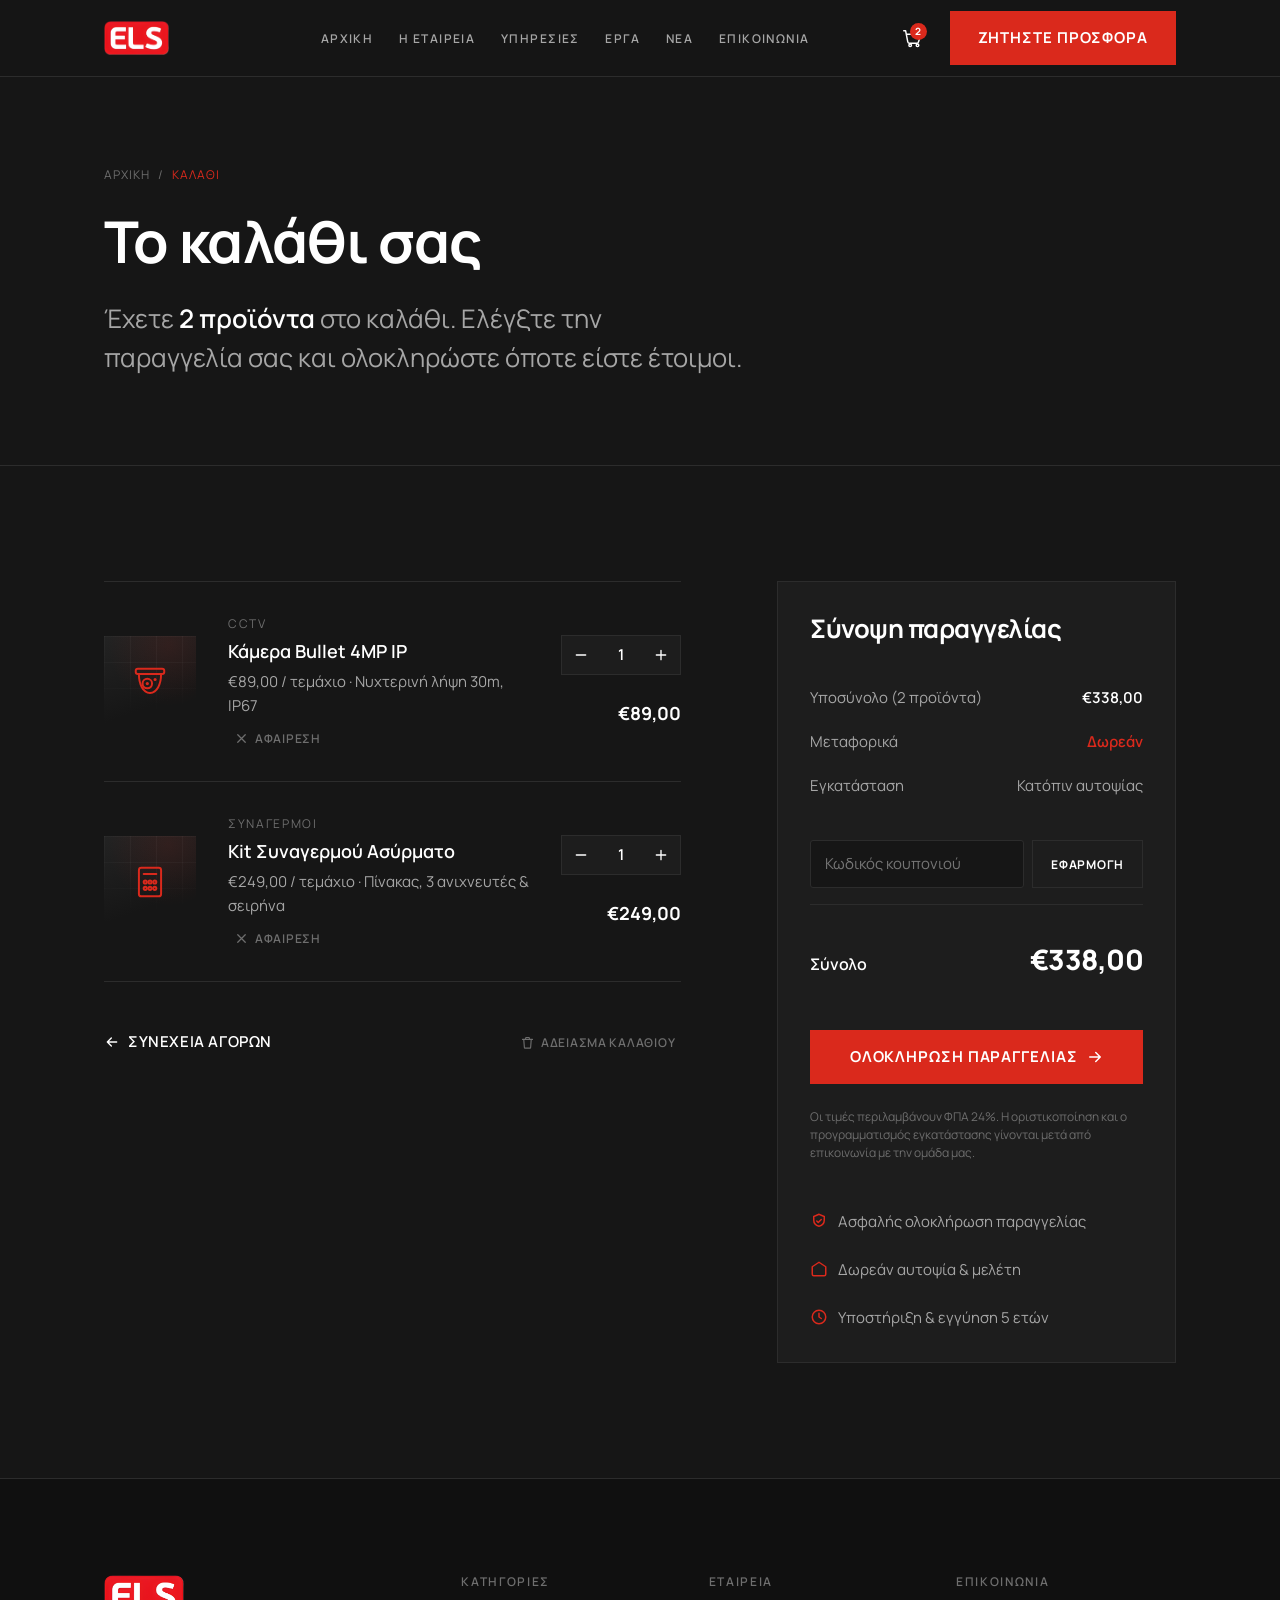
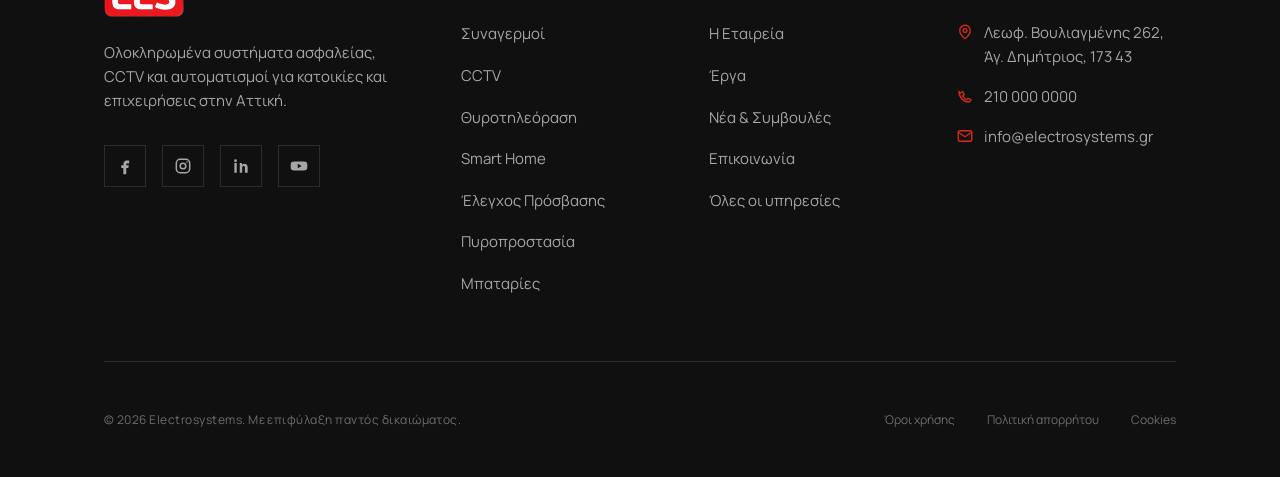
<file: cart.html>
<!DOCTYPE html>
<html lang="el">
<head>
  <meta charset="UTF-8">
  <meta name="viewport" content="width=device-width, initial-scale=1.0">
  <title>Το καλάθι σας — Electrosystems</title>
  <meta name="description" content="Δείτε τα προϊόντα στο καλάθι σας και ολοκληρώστε την παραγγελία σας στην Electrosystems — συστήματα ασφαλείας, κάμερες CCTV και αυτοματισμοί.">
  <meta name="robots" content="noindex, follow">
  <link rel="canonical" href="cart.html">

  <meta property="og:type" content="website">
  <meta property="og:locale" content="el_GR">
  <meta property="og:site_name" content="Electrosystems">
  <meta property="og:title" content="Το καλάθι σας — Electrosystems">
  <meta property="og:description" content="Ολοκληρώστε την παραγγελία σας για συστήματα ασφαλείας & CCTV.">
  <meta property="og:url" content="cart.html">
  <meta property="og:image" content="assets/og-cover.png">

  <meta name="twitter:card" content="summary_large_image">
  <meta name="twitter:title" content="Το καλάθι σας — Electrosystems">
  <meta name="twitter:description" content="Ολοκληρώστε την παραγγελία σας.">
  <meta name="twitter:image" content="assets/og-cover.png">

  <link rel="icon" href="data:image/svg+xml,<svg xmlns='http://www.w3.org/2000/svg' viewBox='0 0 100 100'><text y='.9em' font-size='90'>🛡️</text></svg>">
  <link rel="stylesheet" href="styles.css">
</head>
<body>
  <a class="skip-link" href="#main">Μετάβαση στο περιεχόμενο</a>

  <header class="site-header">
    <div class="container">
      <nav class="nav" aria-label="Κύρια πλοήγηση">
        <a class="brand" href="index.html" aria-label="Electrosystems — Αρχική"><img class="brand__logo" src="assets/els-logo.png" alt="Electrosystems" width="65" height="34"></a>
        <ul class="nav__links">
          <li><a href="index.html">Αρχική</a></li>
          <li><a href="about.html">Η Εταιρεία</a></li>
          <li><a href="services.html">Υπηρεσίες</a></li>
          <li><a href="portfolio.html">Έργα</a></li>
          <li><a href="blog.html">Νέα</a></li>
          <li><a href="contact.html">Επικοινωνία</a></li>
        </ul>
        <div class="nav__actions">
          <a class="icon-btn" href="cart.html" aria-label="Καλάθι αγορών (2 προϊόντα)" aria-current="page">
            <svg viewBox="0 0 24 24" fill="none" stroke="currentColor" stroke-width="1.6" aria-hidden="true"><path d="M3 4h2l2.4 12.2a2 2 0 0 0 2 1.6h7.7a2 2 0 0 0 2-1.6L22 8H6" stroke-linecap="round" stroke-linejoin="round"></path><circle cx="10" cy="20" r="1.4"></circle><circle cx="18" cy="20" r="1.4"></circle></svg>
            <span class="cart-count" aria-hidden="true">2</span>
          </a>
          <a class="btn btn--primary nav__cta" href="contact.html">Ζητήστε Προσφορά</a>
        </div>
      </nav>
    </div>
  </header>

  <main id="main">

    <!-- PAGE HERO -->
    <section class="page-hero band-dark">
      <div class="container">
        <div class="page-hero__inner">
          <nav class="crumb" aria-label="Breadcrumb"><a href="index.html">Αρχική</a> / <span>Καλάθι</span></nav>
          <h1>Το καλάθι σας</h1>
          <p>Έχετε <strong>2 προϊόντα</strong> στο καλάθι. Ελέγξτε την παραγγελία σας και ολοκληρώστε όποτε είστε έτοιμοι.</p>
        </div>
      </div>
    </section>

    <!-- CART -->
    <section class="section band-dark">
      <div class="container">
        <div class="cart-grid">

          <!-- ITEMS -->
          <div>
            <div class="cart-list">

              <article class="cart-item">
                <div class="cart-item__media media" role="img" aria-label="Κάμερα Bullet 4MP IP">
                  <svg class="media__icon" viewBox="0 0 24 24" fill="none" stroke="currentColor" stroke-width="2" style="color:var(--color-primary)" aria-hidden="true"><rect x="3" y="3.6" width="18" height="3.4" rx="1.3"></rect><path d="M5 7 19 7C19 13.5 16.5 18.5 12 19 7.5 18.5 5 13.5 5 7Z" stroke-linejoin="round"></path><circle cx="10.3" cy="13" r="3"></circle><circle cx="10.3" cy="13" r="1" fill="currentColor" stroke="none"></circle><circle cx="15.2" cy="10.4" r="0.95" fill="currentColor" stroke="none"></circle></svg>
                </div>
                <div class="cart-item__info">
                  <span class="cart-item__cat">CCTV</span>
                  <span class="cart-item__name">Κάμερα Bullet 4MP IP</span>
                  <span class="cart-item__unit">€89,00 / τεμάχιο · Νυχτερινή λήψη 30m, IP67</span>
                  <button class="cart-remove" type="button" style="margin-top:6px;">
                    <svg viewBox="0 0 24 24" fill="none" stroke="currentColor" stroke-width="2" aria-hidden="true"><path d="M6 6l12 12M18 6 6 18" stroke-linecap="round"></path></svg>
                    Αφαίρεση
                  </button>
                </div>
                <div class="cart-item__end">
                  <div class="qty" role="group" aria-label="Ποσότητα για Κάμερα Bullet 4MP IP">
                    <button type="button" aria-label="Μείωση ποσότητας"><svg viewBox="0 0 24 24" fill="none" stroke="currentColor" stroke-width="2" aria-hidden="true"><path d="M5 12h14" stroke-linecap="round"></path></svg></button>
                    <span>1</span>
                    <button type="button" aria-label="Αύξηση ποσότητας"><svg viewBox="0 0 24 24" fill="none" stroke="currentColor" stroke-width="2" aria-hidden="true"><path d="M12 5v14M5 12h14" stroke-linecap="round"></path></svg></button>
                  </div>
                  <span class="cart-item__line">€89,00</span>
                </div>
              </article>

              <article class="cart-item">
                <div class="cart-item__media media" role="img" aria-label="Kit Συναγερμού Ασύρματο">
                  <svg class="media__icon" viewBox="0 0 24 24" fill="none" stroke="currentColor" style="color:var(--color-primary)" aria-hidden="true"><rect x="5" y="3" width="14" height="18" rx="1.5"></rect><path d="M8 7h8" stroke-linecap="round"></path><circle cx="9" cy="12" r="1"></circle><circle cx="12" cy="12" r="1"></circle><circle cx="15" cy="12" r="1"></circle><circle cx="9" cy="16" r="1"></circle><circle cx="12" cy="16" r="1"></circle><circle cx="15" cy="16" r="1"></circle></svg>
                </div>
                <div class="cart-item__info">
                  <span class="cart-item__cat">Συναγερμοί</span>
                  <span class="cart-item__name">Kit Συναγερμού Ασύρματο</span>
                  <span class="cart-item__unit">€249,00 / τεμάχιο · Πίνακας, 3 ανιχνευτές &amp; σειρήνα</span>
                  <button class="cart-remove" type="button" style="margin-top:6px;">
                    <svg viewBox="0 0 24 24" fill="none" stroke="currentColor" stroke-width="2" aria-hidden="true"><path d="M6 6l12 12M18 6 6 18" stroke-linecap="round"></path></svg>
                    Αφαίρεση
                  </button>
                </div>
                <div class="cart-item__end">
                  <div class="qty" role="group" aria-label="Ποσότητα για Kit Συναγερμού Ασύρματο">
                    <button type="button" aria-label="Μείωση ποσότητας"><svg viewBox="0 0 24 24" fill="none" stroke="currentColor" stroke-width="2" aria-hidden="true"><path d="M5 12h14" stroke-linecap="round"></path></svg></button>
                    <span>1</span>
                    <button type="button" aria-label="Αύξηση ποσότητας"><svg viewBox="0 0 24 24" fill="none" stroke="currentColor" stroke-width="2" aria-hidden="true"><path d="M12 5v14M5 12h14" stroke-linecap="round"></path></svg></button>
                  </div>
                  <span class="cart-item__line">€249,00</span>
                </div>
              </article>

            </div>

            <div class="cart-foot">
              <a class="textlink" href="services.html">
                <svg viewBox="0 0 24 24" fill="none" stroke="currentColor" stroke-width="2" aria-hidden="true" style="transform:scaleX(-1)"><path d="M5 12h14M13 6l6 6-6 6" stroke-linecap="round" stroke-linejoin="round"></path></svg>
                Συνέχεια αγορών
              </a>
              <button class="cart-remove" type="button">
                <svg viewBox="0 0 24 24" fill="none" stroke="currentColor" stroke-width="1.8" aria-hidden="true"><path d="M4 7h16M9 7V5a1 1 0 0 1 1-1h4a1 1 0 0 1 1 1v2M6 7l1 13a1 1 0 0 0 1 1h8a1 1 0 0 0 1-1l1-13" stroke-linecap="round" stroke-linejoin="round"></path></svg>
                Άδειασμα καλαθιού
              </button>
            </div>
          </div>

          <!-- SUMMARY -->
          <aside class="summary" aria-label="Σύνοψη παραγγελίας">
            <h2>Σύνοψη παραγγελίας</h2>

            <div class="summary__row"><span>Υποσύνολο (2 προϊόντα)</span><b>€338,00</b></div>
            <div class="summary__row"><span>Μεταφορικά</span><span class="free">Δωρεάν</span></div>
            <div class="summary__row"><span>Εγκατάσταση</span><span>Κατόπιν αυτοψίας</span></div>

            <div class="coupon">
              <input type="text" id="coupon" name="coupon" placeholder="Κωδικός κουπονιού" aria-label="Κωδικός κουπονιού">
              <button type="button">Εφαρμογή</button>
            </div>

            <div class="summary__total">
              <span>Σύνολο</span>
              <b>€338,00</b>
            </div>

            <a class="btn btn--primary btn--block" href="contact.html">
              Ολοκλήρωση παραγγελίας
              <svg viewBox="0 0 24 24" fill="none" stroke="currentColor" stroke-width="2" aria-hidden="true"><path d="M5 12h14M13 6l6 6-6 6" stroke-linecap="round" stroke-linejoin="round"></path></svg>
            </a>
            <p class="summary__note">Οι τιμές περιλαμβάνουν ΦΠΑ 24%. Η οριστικοποίηση και ο προγραμματισμός εγκατάστασης γίνονται μετά από επικοινωνία με την ομάδα μας.</p>

            <ul class="cart-trust">
              <li><svg viewBox="0 0 24 24" fill="none" stroke="currentColor" stroke-width="2" aria-hidden="true"><path d="M12 3 5 6v5c0 4 2.7 6.7 7 8 4.3-1.3 7-4 7-8V6l-7-3Z"></path><path d="m9 12 2 2 4-4" stroke-linecap="round" stroke-linejoin="round"></path></svg>Ασφαλής ολοκλήρωση παραγγελίας</li>
              <li><svg viewBox="0 0 24 24" fill="none" stroke="currentColor" stroke-width="2" aria-hidden="true"><path d="M3 9l9-6 9 6v10a2 2 0 0 1-2 2H5a2 2 0 0 1-2-2V9Z" stroke-linejoin="round"></path></svg>Δωρεάν αυτοψία & μελέτη</li>
              <li><svg viewBox="0 0 24 24" fill="none" stroke="currentColor" stroke-width="2" aria-hidden="true"><circle cx="12" cy="12" r="9"></circle><path d="M12 7v5l3 2" stroke-linecap="round" stroke-linejoin="round"></path></svg>Υποστήριξη & εγγύηση 5 ετών</li>
            </ul>
          </aside>

        </div>
      </div>
    </section>

  </main>

  <footer class="site-footer">
    <div class="container">
      <div class="footer__top">
        <div class="footer__brand">
          <a class="brand" href="index.html"><img class="brand__logo" src="assets/els-logo.png" alt="Electrosystems" width="80" height="42"></a>
          <p>Ολοκληρωμένα συστήματα ασφαλείας, CCTV και αυτοματισμοί για κατοικίες και επιχειρήσεις στην Αττική.</p>
          <div class="footer__social">
            <a href="#" aria-label="Facebook"><svg viewBox="0 0 24 24" fill="currentColor" aria-hidden="true"><path d="M14 9h3V5.5h-3c-2.2 0-3.8 1.6-3.8 3.8V11H7.5v3.5H10V22h3.5v-7.5H16l.5-3.5h-3V9.3c0-.7.5-.3 1.5-.3Z"></path></svg></a>
            <a href="#" aria-label="Instagram"><svg viewBox="0 0 24 24" fill="none" stroke="currentColor" stroke-width="1.8" aria-hidden="true"><rect x="4" y="4" width="16" height="16" rx="4.5"></rect><circle cx="12" cy="12" r="3.4"></circle><circle cx="16.8" cy="7.2" r="1" fill="currentColor" stroke="none"></circle></svg></a>
            <a href="#" aria-label="LinkedIn"><svg viewBox="0 0 24 24" fill="currentColor" aria-hidden="true"><path d="M6.9 8.5H4V20h2.9V8.5ZM5.4 4a1.7 1.7 0 1 0 0 3.4 1.7 1.7 0 0 0 0-3.4ZM20 13.6c0-3-1.6-4.4-3.7-4.4-1.7 0-2.5.9-2.9 1.6V8.5H10.5V20h2.9v-6.1c0-1.3.9-1.9 1.8-1.9.9 0 1.5.5 1.5 1.9V20H20v-6.4Z"></path></svg></a>
            <a href="#" aria-label="YouTube"><svg viewBox="0 0 24 24" fill="currentColor" aria-hidden="true"><path d="M22 12c0-1.7-.2-3-.4-3.6-.3-.9-1-1.4-1.9-1.5C18 6.6 12 6.6 12 6.6s-6 0-7.7.3c-.9.1-1.6.6-1.9 1.5C2.2 9 2 10.3 2 12s.2 3 .4 3.6c.3.9 1 1.4 1.9 1.5 1.7.3 7.7.3 7.7.3s6 0 7.7-.3c.9-.1 1.6-.6 1.9-1.5.2-.6.4-1.9.4-3.6Zm-11.5 2.6V9.4l4.7 2.6-4.7 2.6Z"></path></svg></a>
          </div>
        </div>
        <div class="footer__col">
          <h4>Κατηγορίες</h4>
          <ul>
            <li><a href="services.html#synagermoi">Συναγερμοί</a></li>
            <li><a href="services.html#cctv">CCTV</a></li>
            <li><a href="services.html#thyrotileorasi">Θυροτηλεόραση</a></li>
            <li><a href="services.html#smarthome">Smart Home</a></li>
            <li><a href="services.html#access">Έλεγχος Πρόσβασης</a></li>
            <li><a href="services.html#fire">Πυροπροστασία</a></li>
            <li><a href="services.html#batteries">Μπαταρίες</a></li>
          </ul>
        </div>
        <div class="footer__col">
          <h4>Εταιρεία</h4>
          <ul>
            <li><a href="about.html">Η Εταιρεία</a></li>
            <li><a href="portfolio.html">Έργα</a></li>
            <li><a href="blog.html">Νέα & Συμβουλές</a></li>
            <li><a href="contact.html">Επικοινωνία</a></li>
            <li><a href="services.html">Όλες οι υπηρεσίες</a></li>
          </ul>
        </div>
        <div class="footer__col">
          <h4>Επικοινωνία</h4>
          <ul class="footer__contact">
            <li><svg viewBox="0 0 24 24" fill="none" stroke="currentColor" stroke-width="1.8" aria-hidden="true"><path d="M12 21s7-5.6 7-11a7 7 0 1 0-14 0c0 5.4 7 11 7 11Z"></path><circle cx="12" cy="10" r="2.5"></circle></svg>Λεωφ. Βουλιαγμένης 262,<br>Άγ. Δημήτριος, 173 43</li>
            <li><svg viewBox="0 0 24 24" fill="none" stroke="currentColor" stroke-width="1.8" aria-hidden="true"><path d="M4 6c0 8 6 14 14 14l2-3-4-2-2 2c-2-1-4-3-5-5l2-2-2-4-3 2Z" stroke-linejoin="round"></path></svg>210 000 0000</li>
            <li><svg viewBox="0 0 24 24" fill="none" stroke="currentColor" stroke-width="1.8" aria-hidden="true"><rect x="3" y="5" width="18" height="14" rx="2"></rect><path d="m3 7 9 6 9-6" stroke-linecap="round" stroke-linejoin="round"></path></svg>info@electrosystems.gr</li>
          </ul>
        </div>
      </div>
      <div class="footer__bottom">
        <p>© 2026 Electrosystems. Με επιφύλαξη παντός δικαιώματος.</p>
        <div class="footer__legal">
          <a href="#">Όροι χρήσης</a>
          <a href="#">Πολιτική απορρήτου</a>
          <a href="#">Cookies</a>
        </div>
      </div>
    </div>
  </footer>

</body>
</html>
</file>
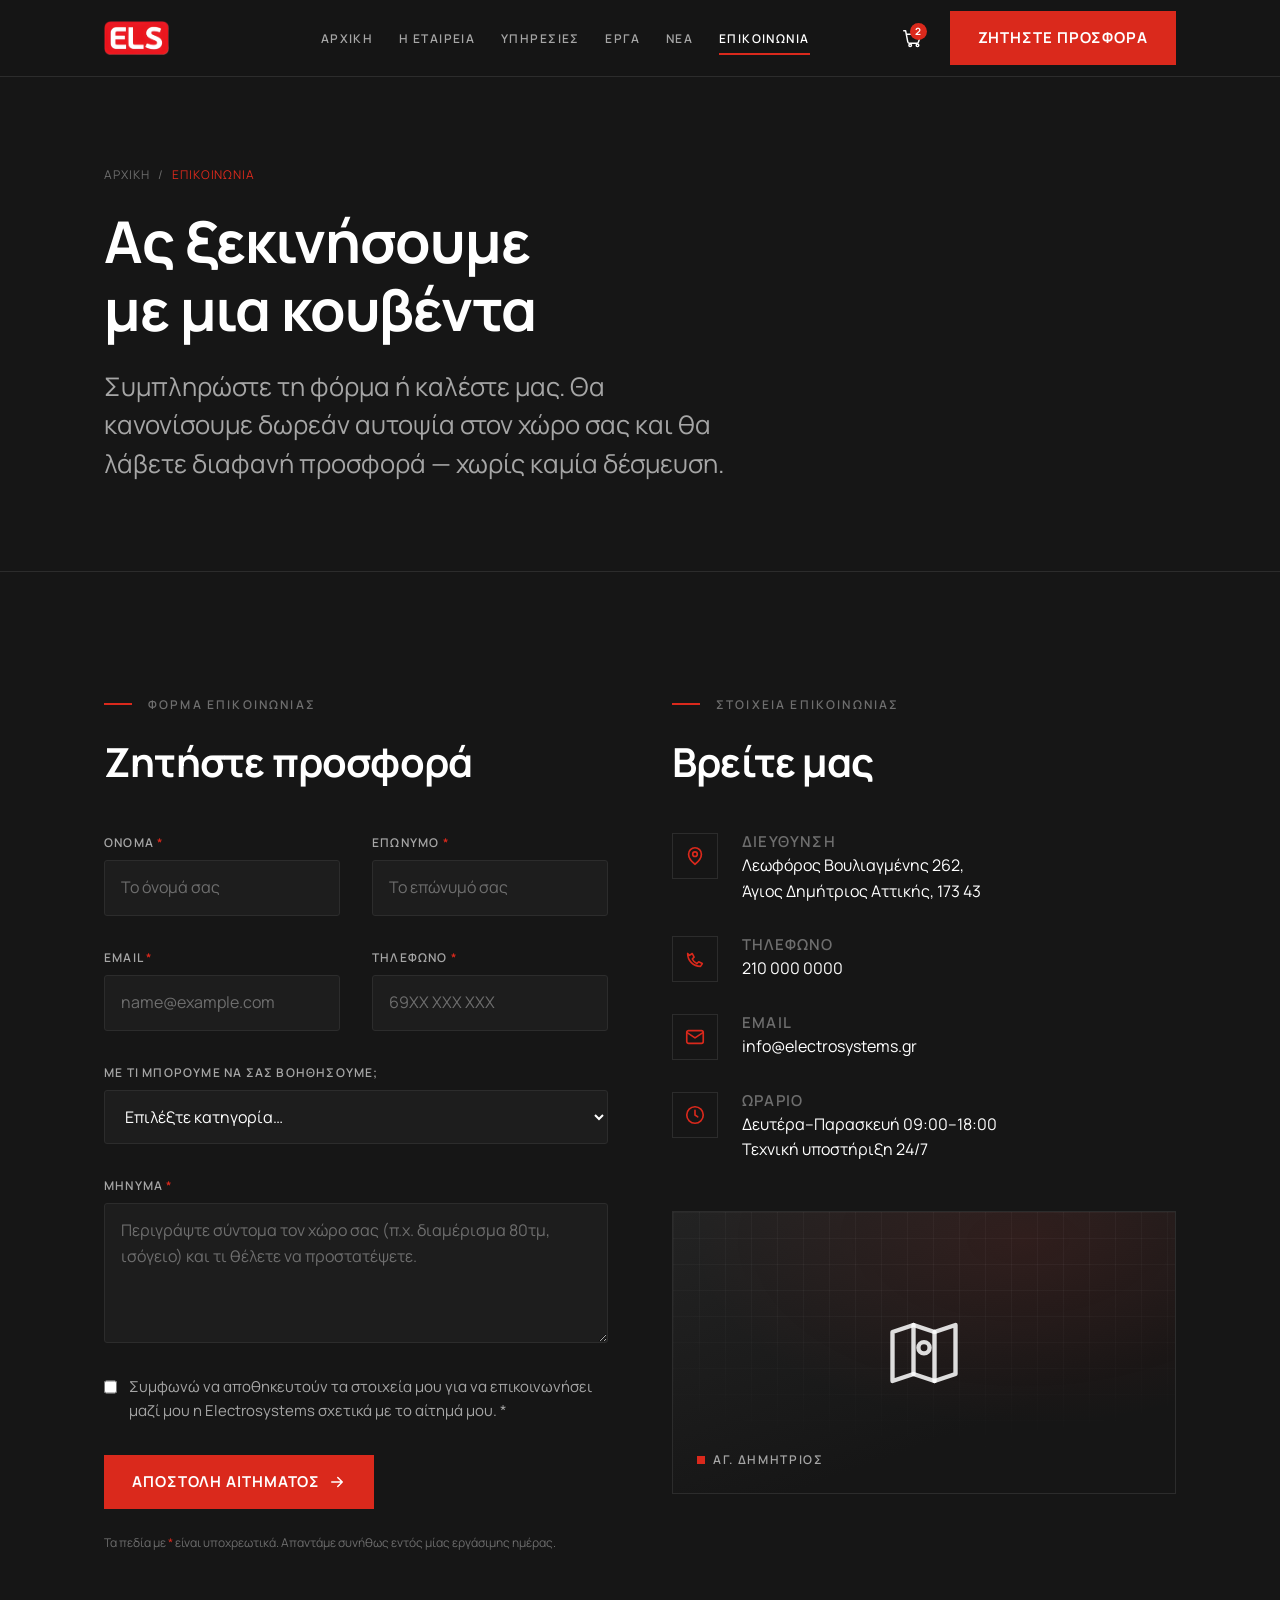
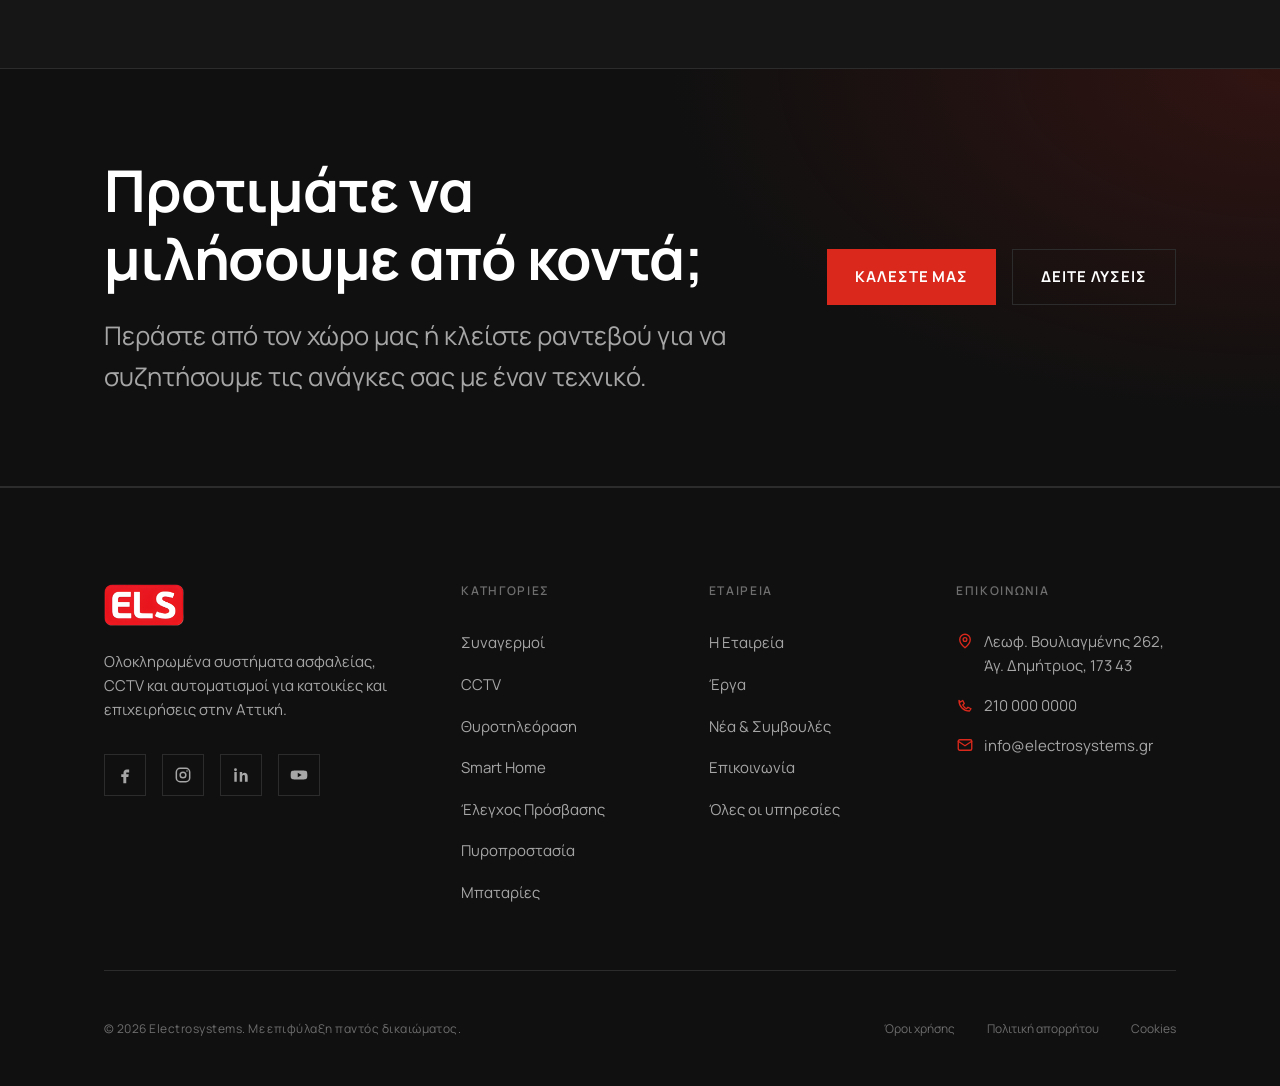
<file: contact.html>
<!DOCTYPE html>
<html lang="el">
<head>
  <meta charset="UTF-8">
  <meta name="viewport" content="width=device-width, initial-scale=1.0">
  <title>Επικοινωνία — Ζητήστε δωρεάν προσφορά | Electrosystems</title>
  <meta name="description" content="Επικοινωνήστε με την Electrosystems για δωρεάν αυτοψία και προσφορά σε συστήματα ασφαλείας, CCTV και αυτοματισμούς. Βρισκόμαστε στη Λεωφ. Βουλιαγμένης 262, Άγιος Δημήτριος.">
  <meta name="keywords" content="επικοινωνία ασφάλεια, προσφορά cctv, δωρεάν αυτοψία, συστήματα ασφαλείας Αθήνα, Άγιος Δημήτριος">
  <link rel="canonical" href="contact.html">

  <meta property="og:type" content="website">
  <meta property="og:locale" content="el_GR">
  <meta property="og:site_name" content="Electrosystems">
  <meta property="og:title" content="Επικοινωνία — Electrosystems">
  <meta property="og:description" content="Ζητήστε δωρεάν αυτοψία & προσφορά για το σύστημα ασφαλείας σας.">
  <meta property="og:url" content="contact.html">
  <meta property="og:image" content="assets/og-cover.png">

  <meta name="twitter:card" content="summary_large_image">
  <meta name="twitter:title" content="Επικοινωνία — Electrosystems">
  <meta name="twitter:description" content="Ζητήστε δωρεάν αυτοψία & προσφορά.">
  <meta name="twitter:image" content="assets/og-cover.png">

  <link rel="icon" href="data:image/svg+xml,<svg xmlns='http://www.w3.org/2000/svg' viewBox='0 0 100 100'><text y='.9em' font-size='90'>🛡️</text></svg>">
  <link rel="stylesheet" href="styles.css">

  <script type="application/ld+json">
  {
    "@context": "https://schema.org",
    "@type": "ContactPage",
    "name": "Επικοινωνία — Electrosystems",
    "url": "contact.html",
    "mainEntity": {
      "@type": "LocalBusiness",
      "name": "Electrosystems",
      "telephone": "+30 210 000 0000",
      "email": "info@electrosystems.gr",
      "address": {
        "@type": "PostalAddress",
        "streetAddress": "Λεωφόρος Βουλιαγμένης 262",
        "addressLocality": "Άγιος Δημήτριος",
        "addressRegion": "Αττική",
        "postalCode": "173 43",
        "addressCountry": "GR"
      }
    }
  }
  </script>
</head>
<body>
  <a class="skip-link" href="#main">Μετάβαση στο περιεχόμενο</a>

  <header class="site-header">
    <div class="container">
      <nav class="nav" aria-label="Κύρια πλοήγηση">
        <a class="brand" href="index.html" aria-label="Electrosystems — Αρχική"><img class="brand__logo" src="assets/els-logo.png" alt="Electrosystems" width="65" height="34"></a>
        <ul class="nav__links">
          <li><a href="index.html">Αρχική</a></li>
          <li><a href="about.html">Η Εταιρεία</a></li>
          <li><a href="services.html">Υπηρεσίες</a></li>
          <li><a href="portfolio.html">Έργα</a></li>
          <li><a href="blog.html">Νέα</a></li>
          <li><a href="contact.html" aria-current="page">Επικοινωνία</a></li>
        </ul>
        <div class="nav__actions">
          <a class="icon-btn" href="cart.html" aria-label="Καλάθι αγορών (2 προϊόντα)">
            <svg viewBox="0 0 24 24" fill="none" stroke="currentColor" stroke-width="1.6" aria-hidden="true"><path d="M3 4h2l2.4 12.2a2 2 0 0 0 2 1.6h7.7a2 2 0 0 0 2-1.6L22 8H6" stroke-linecap="round" stroke-linejoin="round"/><circle cx="10" cy="20" r="1.4"/><circle cx="18" cy="20" r="1.4"/></svg>
            <span class="cart-count" aria-hidden="true">2</span>
          </a>
          <a class="btn btn--primary nav__cta" href="#form">Ζητήστε Προσφορά</a>
        </div>
      </nav>
    </div>
  </header>

  <main id="main">

    <!-- PAGE HERO -->
    <section class="page-hero band-dark">
      <div class="container">
        <div class="page-hero__inner">
          <nav class="crumb" aria-label="Breadcrumb"><a href="index.html">Αρχική</a> / <span>Επικοινωνία</span></nav>
          <h1>Ας ξεκινήσουμε με μια κουβέντα</h1>
          <p>Συμπληρώστε τη φόρμα ή καλέστε μας. Θα κανονίσουμε δωρεάν αυτοψία στον χώρο σας και θα λάβετε διαφανή προσφορά — χωρίς καμία δέσμευση.</p>
        </div>
      </div>
    </section>

    <!-- CONTACT GRID -->
    <section class="section band-dark" id="form">
      <div class="container">
        <div class="feature-row" style="align-items:start; gap:var(--space-xl);">

          <!-- FORM -->
          <div>
            <span class="eyebrow">Φόρμα επικοινωνίας</span>
            <h2 style="font-size: var(--fs-lg); margin: var(--space-sm) 0 var(--space-lg);">Ζητήστε προσφορά</h2>

            <form class="form" action="#" method="post" novalidate>
              <div class="field--row">
                <div class="field">
                  <label for="firstname">Όνομα <span class="req" aria-hidden="true">*</span></label>
                  <input type="text" id="firstname" name="firstname" autocomplete="given-name" required placeholder="Το όνομά σας">
                </div>
                <div class="field">
                  <label for="lastname">Επώνυμο <span class="req" aria-hidden="true">*</span></label>
                  <input type="text" id="lastname" name="lastname" autocomplete="family-name" required placeholder="Το επώνυμό σας">
                </div>
              </div>

              <div class="field--row">
                <div class="field">
                  <label for="email">Email <span class="req" aria-hidden="true">*</span></label>
                  <input type="email" id="email" name="email" autocomplete="email" required placeholder="name@example.com">
                </div>
                <div class="field">
                  <label for="phone">Τηλέφωνο <span class="req" aria-hidden="true">*</span></label>
                  <input type="tel" id="phone" name="phone" autocomplete="tel" required pattern="[0-9 +]{8,}" placeholder="69XX XXX XXX">
                </div>
              </div>

              <div class="field">
                <label for="service">Με τι μπορούμε να σας βοηθήσουμε;</label>
                <select id="service" name="service">
                  <option value="">Επιλέξτε κατηγορία…</option>
                  <option value="synagermoi">Συναγερμοί</option>
                  <option value="cctv">CCTV / Κάμερες</option>
                  <option value="thyrotileorasi">Θυροτηλεόραση</option>
                  <option value="smarthome">Smart Home</option>
                  <option value="access">Έλεγχος Πρόσβασης</option>
                  <option value="fire">Πυροπροστασία</option>
                  <option value="batteries">Μπαταρίες</option>
                  <option value="other">Κάτι άλλο</option>
                </select>
              </div>

              <div class="field">
                <label for="message">Μήνυμα <span class="req" aria-hidden="true">*</span></label>
                <textarea id="message" name="message" required placeholder="Περιγράψτε σύντομα τον χώρο σας (π.χ. διαμέρισμα 80τμ, ισόγειο) και τι θέλετε να προστατέψετε."></textarea>
              </div>

              <div class="form__consent">
                <input type="checkbox" id="consent" name="consent" required>
                <label for="consent">Συμφωνώ να αποθηκευτούν τα στοιχεία μου για να επικοινωνήσει μαζί μου η Electrosystems σχετικά με το αίτημά μου. <span class="req" aria-hidden="true">*</span></label>
              </div>

              <div>
                <button type="submit" class="btn btn--primary">
                  Αποστολή αιτήματος
                  <svg viewBox="0 0 24 24" fill="none" stroke="currentColor" stroke-width="2" aria-hidden="true"><path d="M5 12h14M13 6l6 6-6 6" stroke-linecap="round" stroke-linejoin="round"/></svg>
                </button>
                <p class="form__note" style="margin-top: var(--space-sm);">Τα πεδία με <span class="accent">*</span> είναι υποχρεωτικά. Απαντάμε συνήθως εντός μίας εργάσιμης ημέρας.</p>
              </div>
            </form>
          </div>

          <!-- INFO + MAP -->
          <div>
            <span class="eyebrow">Στοιχεία επικοινωνίας</span>
            <h2 style="font-size: var(--fs-lg); margin: var(--space-sm) 0 var(--space-lg);">Βρείτε μας</h2>

            <div class="info-list">
              <div class="info-item">
                <span class="info-item__ico"><svg viewBox="0 0 24 24" fill="none" stroke="currentColor" stroke-width="1.8" aria-hidden="true"><path d="M12 21s7-5.6 7-11a7 7 0 1 0-14 0c0 5.4 7 11 7 11Z"/><circle cx="12" cy="10" r="2.5"/></svg></span>
                <div><h3>Διεύθυνση</h3><p>Λεωφόρος Βουλιαγμένης 262,<br>Άγιος Δημήτριος Αττικής, 173 43</p></div>
              </div>
              <div class="info-item">
                <span class="info-item__ico"><svg viewBox="0 0 24 24" fill="none" stroke="currentColor" stroke-width="1.8" aria-hidden="true"><path d="M4 6c0 8 6 14 14 14l2-3-4-2-2 2c-2-1-4-3-5-5l2-2-2-4-3 2Z" stroke-linejoin="round"/></svg></span>
                <div><h3>Τηλέφωνο</h3><p><a href="tel:+302100000000">210 000 0000</a></p></div>
              </div>
              <div class="info-item">
                <span class="info-item__ico"><svg viewBox="0 0 24 24" fill="none" stroke="currentColor" stroke-width="1.8" aria-hidden="true"><rect x="3" y="5" width="18" height="14" rx="2"/><path d="m3 7 9 6 9-6" stroke-linecap="round" stroke-linejoin="round"/></svg></span>
                <div><h3>Email</h3><p><a href="mailto:info@electrosystems.gr">info@electrosystems.gr</a></p></div>
              </div>
              <div class="info-item">
                <span class="info-item__ico"><svg viewBox="0 0 24 24" fill="none" stroke="currentColor" stroke-width="1.8" aria-hidden="true"><circle cx="12" cy="12" r="9"/><path d="M12 7v5l3 2" stroke-linecap="round" stroke-linejoin="round"/></svg></span>
                <div><h3>Ωράριο</h3><p>Δευτέρα–Παρασκευή 09:00–18:00<br>Τεχνική υποστήριξη 24/7</p></div>
              </div>
            </div>

            <div class="media ar-16-9" role="img" aria-label="Χάρτης με την τοποθεσία της Electrosystems στη Λεωφόρο Βουλιαγμένης 262, Άγιος Δημήτριος" style="margin-top: var(--space-lg); border: var(--border);">
              <svg class="media__icon" viewBox="0 0 24 24" fill="none" stroke="currentColor" aria-hidden="true"><path d="M9 4 3 6v14l6-2 6 2 6-2V4l-6 2-6-2Z" stroke-linejoin="round"/><path d="M9 4v14M15 6v14" stroke-linecap="round"/><circle cx="12" cy="10.5" r="1.6"/></svg>
              <span class="media__tag">Άγ. Δημήτριος</span>
            </div>
          </div>

        </div>
      </div>
    </section>

    <!-- CTA BAND -->
    <section class="cta-band">
      <div class="container">
        <div class="cta-band__inner">
          <div>
            <h2>Προτιμάτε να μιλήσουμε από κοντά;</h2>
            <p>Περάστε από τον χώρο μας ή κλείστε ραντεβού για να συζητήσουμε τις ανάγκες σας με έναν τεχνικό.</p>
          </div>
          <div class="cta-band__actions">
            <a class="btn btn--primary" href="tel:+302100000000">Καλέστε μας</a>
            <a class="btn btn--ghost" href="services.html">Δείτε λύσεις</a>
          </div>
        </div>
      </div>
    </section>

  </main>

  <footer class="site-footer">
    <div class="container">
      <div class="footer__top">
        <div class="footer__brand">
          <a class="brand" href="index.html"><img class="brand__logo" src="assets/els-logo.png" alt="Electrosystems" width="65" height="34"></a>
          <p>Ολοκληρωμένα συστήματα ασφαλείας, CCTV και αυτοματισμοί για κατοικίες και επιχειρήσεις στην Αττική.</p>
          <div class="footer__social">
            <a href="#" aria-label="Facebook"><svg viewBox="0 0 24 24" fill="currentColor" aria-hidden="true"><path d="M14 9h3V5.5h-3c-2.2 0-3.8 1.6-3.8 3.8V11H7.5v3.5H10V22h3.5v-7.5H16l.5-3.5h-3V9.3c0-.7.5-.3 1.5-.3Z"/></svg></a>
            <a href="#" aria-label="Instagram"><svg viewBox="0 0 24 24" fill="none" stroke="currentColor" stroke-width="1.8" aria-hidden="true"><rect x="4" y="4" width="16" height="16" rx="4.5"/><circle cx="12" cy="12" r="3.4"/><circle cx="16.8" cy="7.2" r="1" fill="currentColor" stroke="none"/></svg></a>
            <a href="#" aria-label="LinkedIn"><svg viewBox="0 0 24 24" fill="currentColor" aria-hidden="true"><path d="M6.9 8.5H4V20h2.9V8.5ZM5.4 4a1.7 1.7 0 1 0 0 3.4 1.7 1.7 0 0 0 0-3.4ZM20 13.6c0-3-1.6-4.4-3.7-4.4-1.7 0-2.5.9-2.9 1.6V8.5H10.5V20h2.9v-6.1c0-1.3.9-1.9 1.8-1.9.9 0 1.5.5 1.5 1.9V20H20v-6.4Z"/></svg></a>
            <a href="#" aria-label="YouTube"><svg viewBox="0 0 24 24" fill="currentColor" aria-hidden="true"><path d="M22 12c0-1.7-.2-3-.4-3.6-.3-.9-1-1.4-1.9-1.5C18 6.6 12 6.6 12 6.6s-6 0-7.7.3c-.9.1-1.6.6-1.9 1.5C2.2 9 2 10.3 2 12s.2 3 .4 3.6c.3.9 1 1.4 1.9 1.5 1.7.3 7.7.3 7.7.3s6 0 7.7-.3c.9-.1 1.6-.6 1.9-1.5.2-.6.4-1.9.4-3.6Zm-11.5 2.6V9.4l4.7 2.6-4.7 2.6Z"/></svg></a>
          </div>
        </div>
        <div class="footer__col">
          <h4>Κατηγορίες</h4>
          <ul>
            <li><a href="services.html#synagermoi">Συναγερμοί</a></li>
            <li><a href="services.html#cctv">CCTV</a></li>
            <li><a href="services.html#thyrotileorasi">Θυροτηλεόραση</a></li>
            <li><a href="services.html#smarthome">Smart Home</a></li>
            <li><a href="services.html#access">Έλεγχος Πρόσβασης</a></li>
            <li><a href="services.html#fire">Πυροπροστασία</a></li>
            <li><a href="services.html#batteries">Μπαταρίες</a></li>
          </ul>
        </div>
        <div class="footer__col">
          <h4>Εταιρεία</h4>
          <ul>
            <li><a href="about.html">Η Εταιρεία</a></li>
            <li><a href="portfolio.html">Έργα</a></li>
            <li><a href="blog.html">Νέα & Συμβουλές</a></li>
            <li><a href="contact.html">Επικοινωνία</a></li>
            <li><a href="services.html">Όλες οι υπηρεσίες</a></li>
          </ul>
        </div>
        <div class="footer__col">
          <h4>Επικοινωνία</h4>
          <ul class="footer__contact">
            <li><svg viewBox="0 0 24 24" fill="none" stroke="currentColor" stroke-width="1.8" aria-hidden="true"><path d="M12 21s7-5.6 7-11a7 7 0 1 0-14 0c0 5.4 7 11 7 11Z"/><circle cx="12" cy="10" r="2.5"/></svg>Λεωφ. Βουλιαγμένης 262,<br>Άγ. Δημήτριος, 173 43</li>
            <li><svg viewBox="0 0 24 24" fill="none" stroke="currentColor" stroke-width="1.8" aria-hidden="true"><path d="M4 6c0 8 6 14 14 14l2-3-4-2-2 2c-2-1-4-3-5-5l2-2-2-4-3 2Z" stroke-linejoin="round"/></svg>210 000 0000</li>
            <li><svg viewBox="0 0 24 24" fill="none" stroke="currentColor" stroke-width="1.8" aria-hidden="true"><rect x="3" y="5" width="18" height="14" rx="2"/><path d="m3 7 9 6 9-6" stroke-linecap="round" stroke-linejoin="round"/></svg>info@electrosystems.gr</li>
          </ul>
        </div>
      </div>
      <div class="footer__bottom">
        <p>© 2026 Electrosystems. Με επιφύλαξη παντός δικαιώματος.</p>
        <div class="footer__legal">
          <a href="#">Όροι χρήσης</a>
          <a href="#">Πολιτική απορρήτου</a>
          <a href="#">Cookies</a>
        </div>
      </div>
    </div>
  </footer>

</body>
</html>
</file>
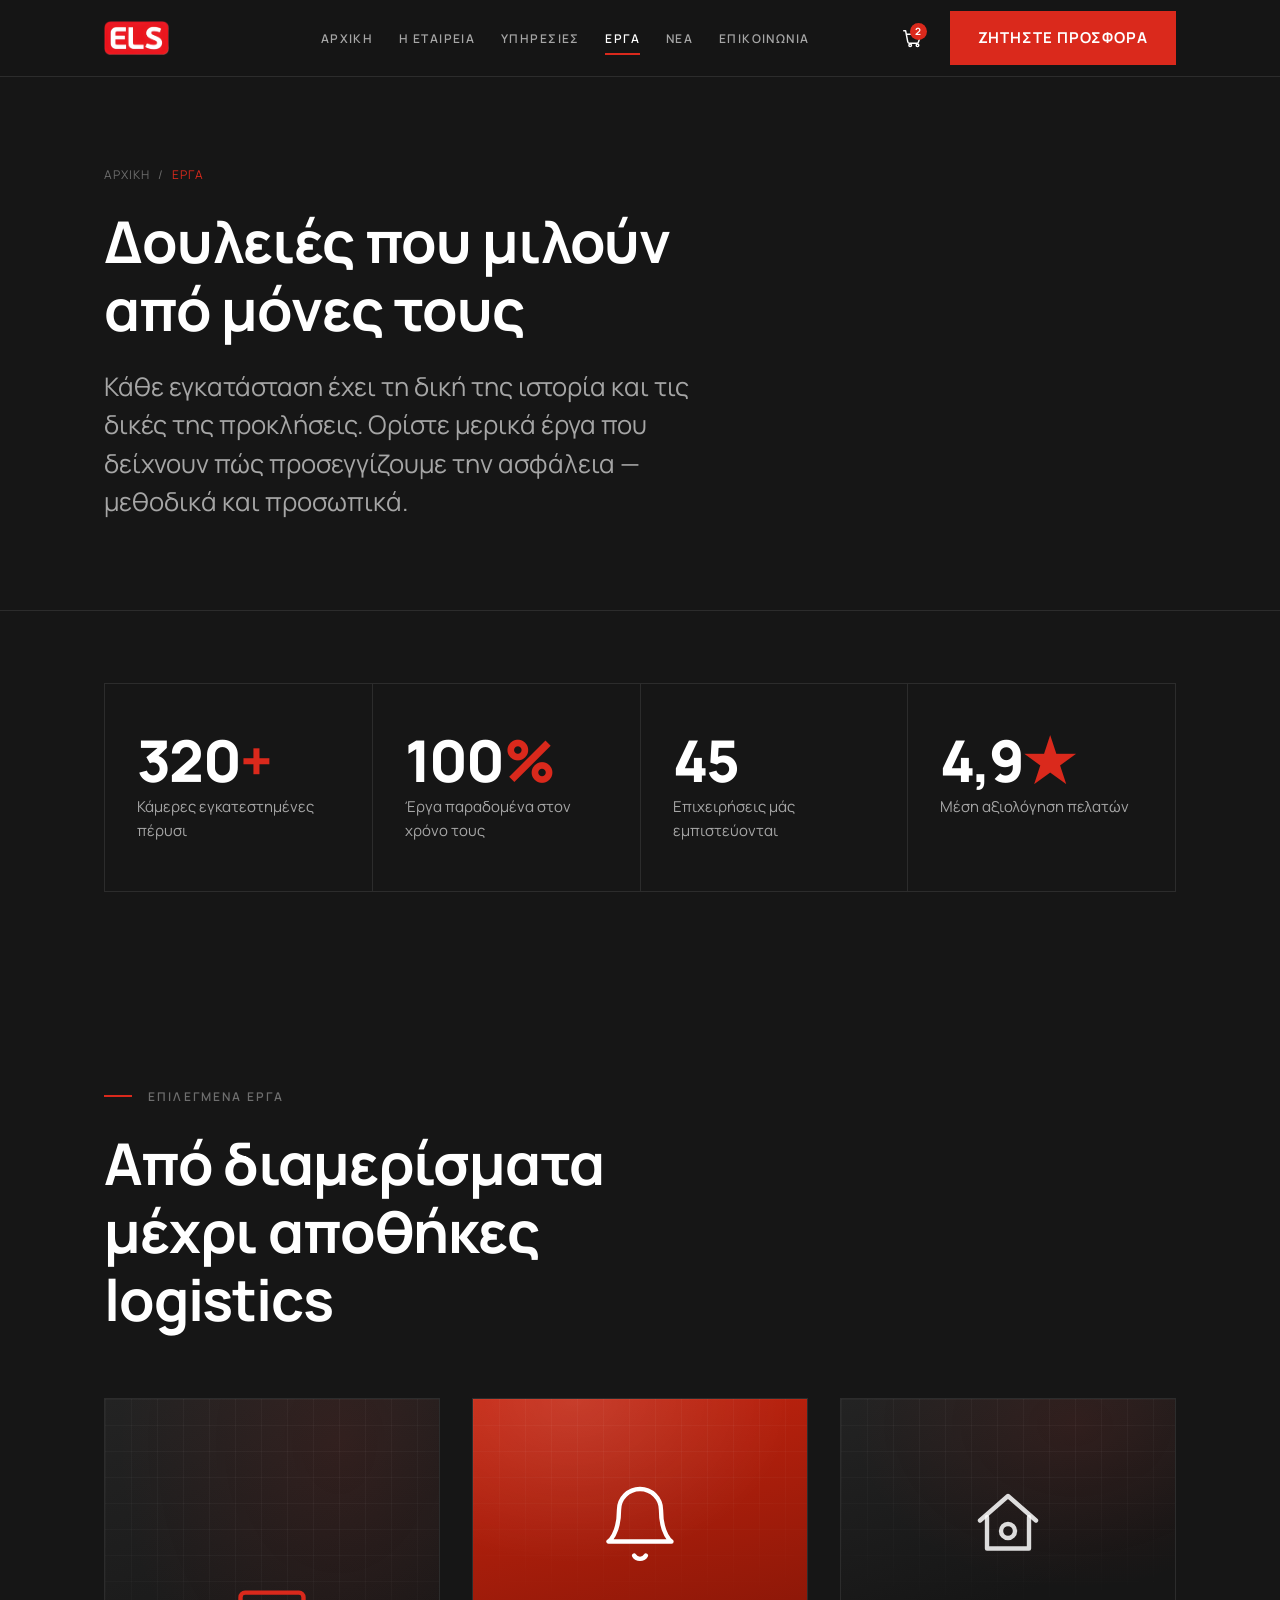
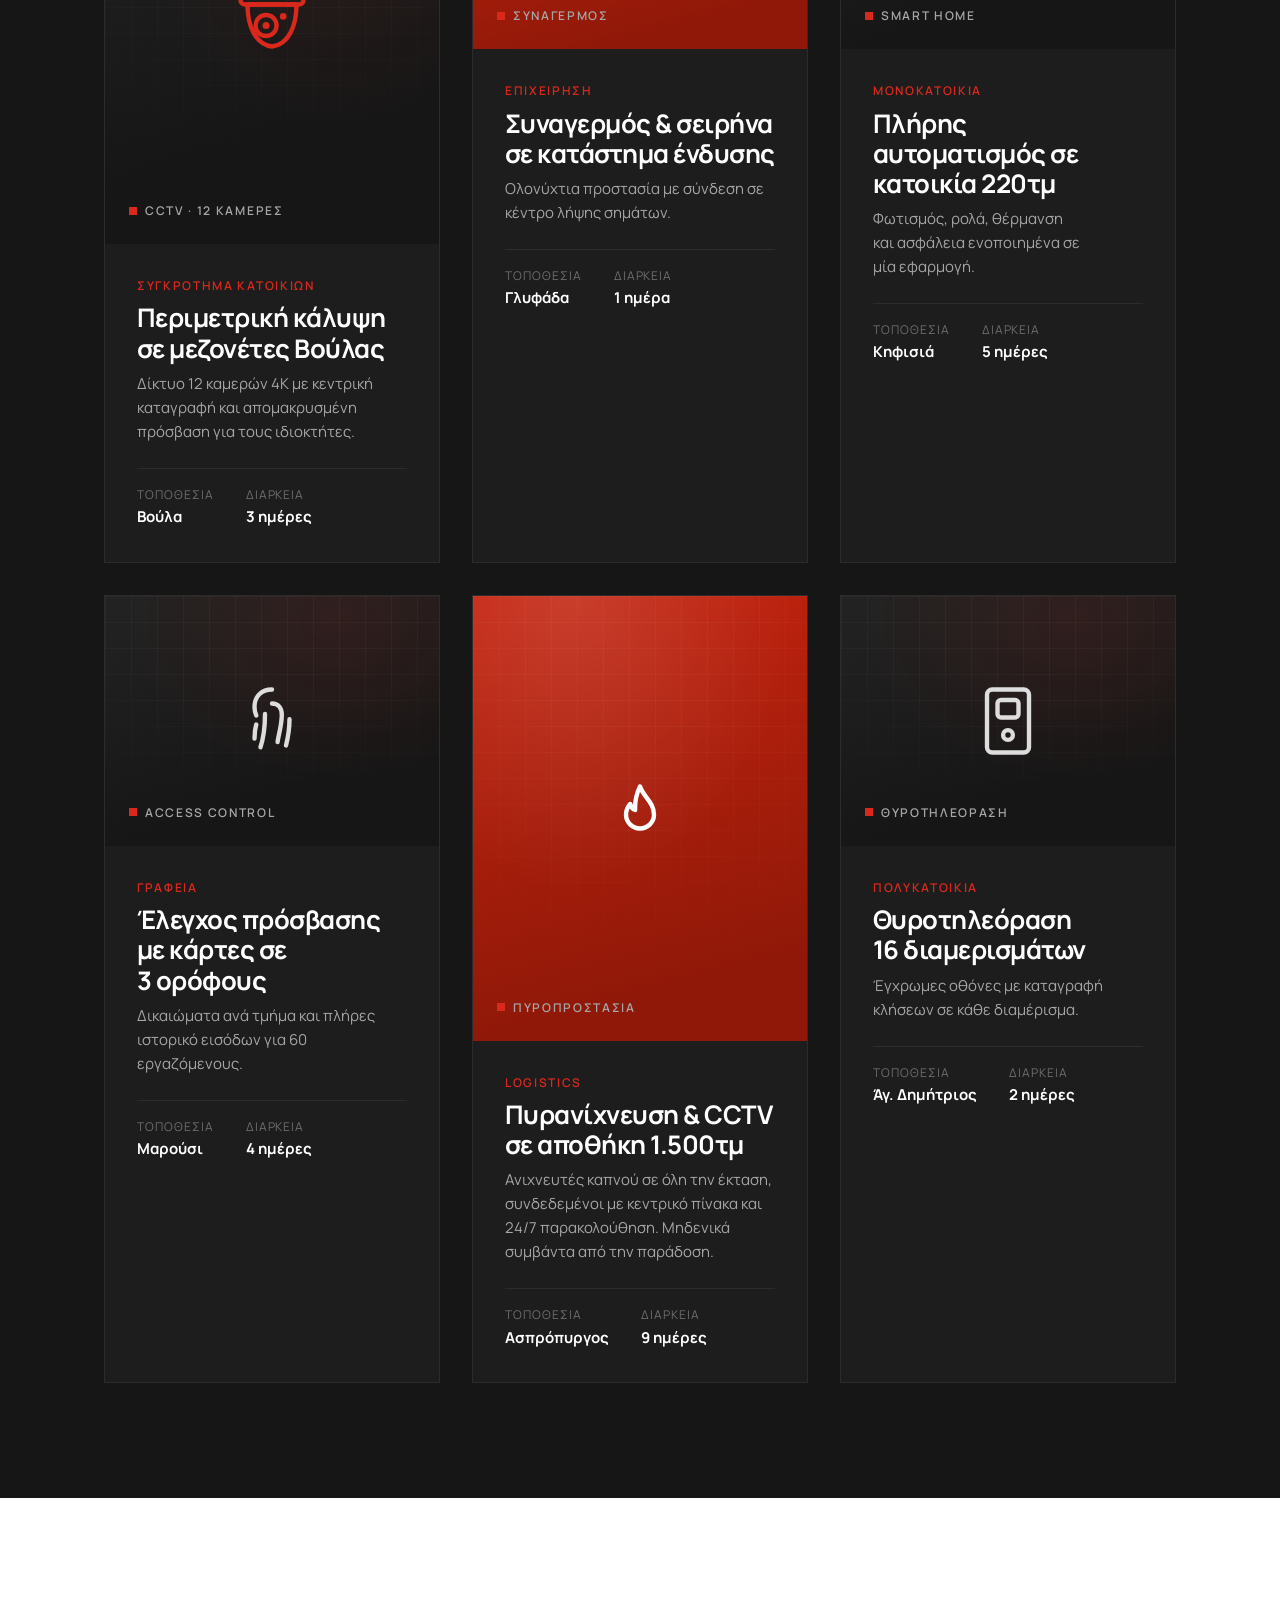
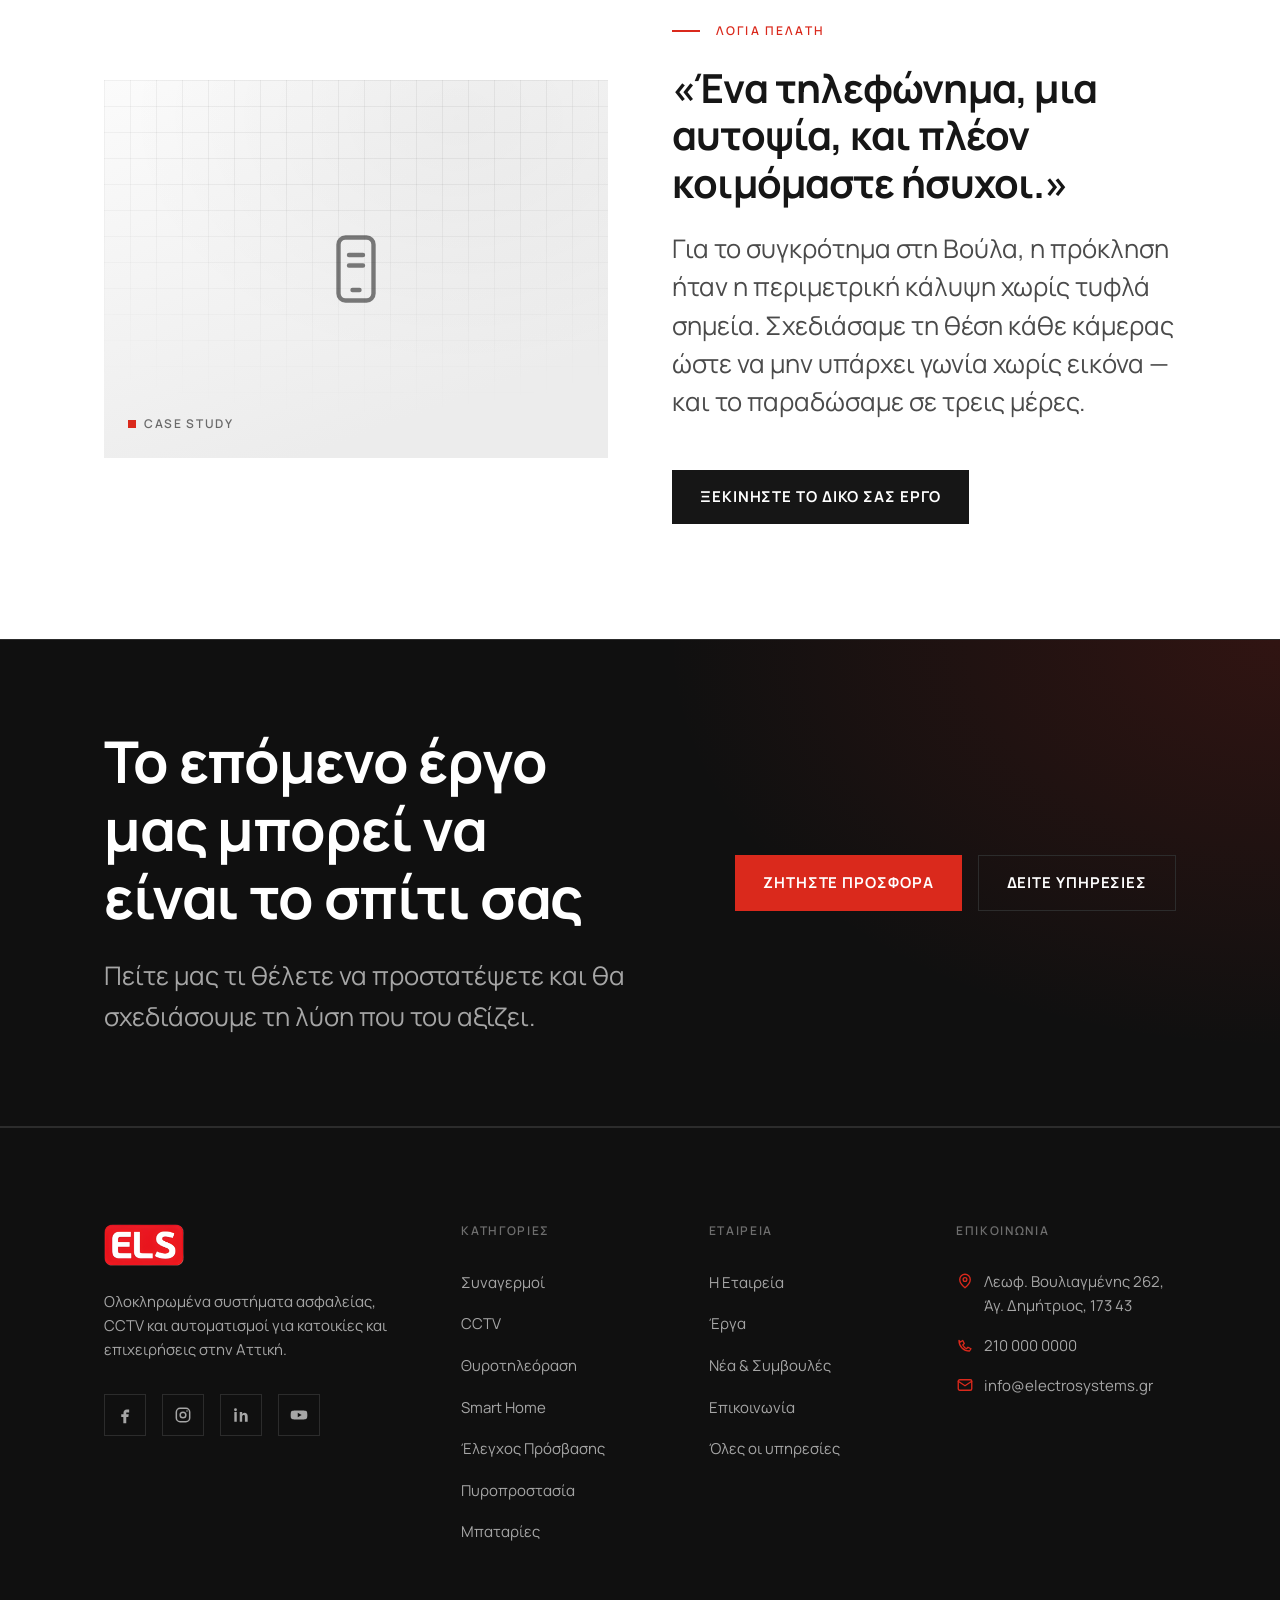
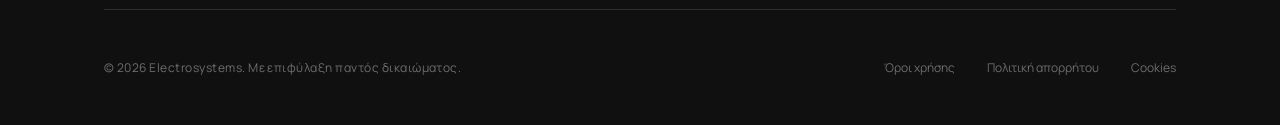
<file: portfolio.html>
<!DOCTYPE html>
<html lang="el">
<head>
  <meta charset="UTF-8">
  <meta name="viewport" content="width=device-width, initial-scale=1.0">
  <title>Έργα — Εγκαταστάσεις ασφαλείας & CCTV | Electrosystems</title>
  <meta name="description" content="Δείτε επιλεγμένα έργα της Electrosystems: εγκαταστάσεις συναγερμών, καμερών CCTV, smart home και ελέγχου πρόσβασης σε κατοικίες και επιχειρήσεις της Αττικής.">
  <meta name="keywords" content="έργα ασφαλείας, εγκατάσταση cctv, εγκατάσταση συναγερμού, smart home Αθήνα, case study ασφάλεια">
  <link rel="canonical" href="portfolio.html">

  <meta property="og:type" content="website">
  <meta property="og:locale" content="el_GR">
  <meta property="og:site_name" content="Electrosystems">
  <meta property="og:title" content="Έργα — Electrosystems">
  <meta property="og:description" content="Επιλεγμένες εγκαταστάσεις συστημάτων ασφαλείας σε κατοικίες και επιχειρήσεις.">
  <meta property="og:url" content="portfolio.html">
  <meta property="og:image" content="assets/og-cover.png">

  <meta name="twitter:card" content="summary_large_image">
  <meta name="twitter:title" content="Έργα — Electrosystems">
  <meta name="twitter:description" content="Επιλεγμένες εγκαταστάσεις συστημάτων ασφαλείας στην Αττική.">
  <meta name="twitter:image" content="assets/og-cover.png">

  <link rel="icon" href="data:image/svg+xml,<svg xmlns='http://www.w3.org/2000/svg' viewBox='0 0 100 100'><text y='.9em' font-size='90'>🛡️</text></svg>">
  <link rel="stylesheet" href="styles.css">

  <script type="application/ld+json">
  {
    "@context": "https://schema.org",
    "@type": "CollectionPage",
    "name": "Έργα — Electrosystems",
    "url": "portfolio.html",
    "about": "Εγκαταστάσεις συστημάτων ασφαλείας, CCTV και αυτοματισμών"
  }
  </script>
</head>
<body>
  <a class="skip-link" href="#main">Μετάβαση στο περιεχόμενο</a>

  <header class="site-header">
    <div class="container">
      <nav class="nav" aria-label="Κύρια πλοήγηση">
        <a class="brand" href="index.html" aria-label="Electrosystems — Αρχική"><img class="brand__logo" src="assets/els-logo.png" alt="Electrosystems" width="65" height="34"></a>
        <ul class="nav__links">
          <li><a href="index.html">Αρχική</a></li>
          <li><a href="about.html">Η Εταιρεία</a></li>
          <li><a href="services.html">Υπηρεσίες</a></li>
          <li><a href="portfolio.html" aria-current="page">Έργα</a></li>
          <li><a href="blog.html">Νέα</a></li>
          <li><a href="contact.html">Επικοινωνία</a></li>
        </ul>
        <div class="nav__actions">
          <a class="icon-btn" href="cart.html" aria-label="Καλάθι αγορών (2 προϊόντα)">
            <svg viewBox="0 0 24 24" fill="none" stroke="currentColor" stroke-width="1.6" aria-hidden="true"><path d="M3 4h2l2.4 12.2a2 2 0 0 0 2 1.6h7.7a2 2 0 0 0 2-1.6L22 8H6" stroke-linecap="round" stroke-linejoin="round"/><circle cx="10" cy="20" r="1.4"/><circle cx="18" cy="20" r="1.4"/></svg>
            <span class="cart-count" aria-hidden="true">2</span>
          </a>
          <a class="btn btn--primary nav__cta" href="contact.html">Ζητήστε Προσφορά</a>
        </div>
      </nav>
    </div>
  </header>

  <main id="main">

    <!-- PAGE HERO -->
    <section class="page-hero band-dark">
      <div class="container">
        <div class="page-hero__inner">
          <nav class="crumb" aria-label="Breadcrumb"><a href="index.html">Αρχική</a> / <span>Έργα</span></nav>
          <h1>Δουλειές που μιλούν από μόνες τους</h1>
          <p>Κάθε εγκατάσταση έχει τη δική της ιστορία και τις δικές της προκλήσεις. Ορίστε μερικά έργα που δείχνουν πώς προσεγγίζουμε την ασφάλεια — μεθοδικά και προσωπικά.</p>
        </div>
      </div>
    </section>

    <!-- RESULTS / STATS -->
    <section class="section--tight band-dark">
      <div class="container">
        <div class="stats">
          <div class="stat"><span class="stat__num">320<em>+</em></span><span class="stat__label">Κάμερες εγκατεστημένες πέρυσι</span></div>
          <div class="stat"><span class="stat__num">100<em>%</em></span><span class="stat__label">Έργα παραδομένα στον χρόνο τους</span></div>
          <div class="stat"><span class="stat__num">45</span><span class="stat__label">Επιχειρήσεις μάς εμπιστεύονται</span></div>
          <div class="stat"><span class="stat__num">4,9<em>★</em></span><span class="stat__label">Μέση αξιολόγηση πελατών</span></div>
        </div>
      </div>
    </section>

    <!-- WORKS GRID -->
    <section class="section band-dark">
      <div class="container">
        <div class="section-head">
          <span class="eyebrow">Επιλεγμένα έργα</span>
          <h2 style="font-size: var(--fs-xl);">Από διαμερίσματα μέχρι αποθήκες logistics</h2>
        </div>

        <div class="grid grid-3">
          <article class="work work--tall">
            <div class="work__media media" role="img" aria-label="Εγκατάσταση καμερών CCTV σε συγκρότημα κατοικιών">
              <svg class="media__icon" viewBox="0 0 24 24" fill="none" stroke="currentColor" aria-hidden="true" stroke-width="2" style="color:var(--color-primary)"><rect x="3" y="3.6" width="18" height="3.4" rx="1.3"></rect><path d="M5 7 19 7C19 13.5 16.5 18.5 12 19 7.5 18.5 5 13.5 5 7Z" stroke-linejoin="round"></path><circle cx="10.3" cy="13" r="3"></circle><circle cx="10.3" cy="13" r="1" fill="currentColor" stroke="none"></circle><circle cx="15.2" cy="10.4" r="0.95" fill="currentColor" stroke="none"></circle></svg>
              <span class="media__tag">CCTV · 12 κάμερες</span>
            </div>
            <div class="work__body">
              <span class="work__cat">Συγκρότημα κατοικιών</span>
              <h3>Περιμετρική κάλυψη σε μεζονέτες Βούλας</h3>
              <p>Δίκτυο 12 καμερών 4K με κεντρική καταγραφή και απομακρυσμένη πρόσβαση για τους ιδιοκτήτες.</p>
              <div class="work__meta">
                <div><span>Τοποθεσία</span><b>Βούλα</b></div>
                <div><span>Διάρκεια</span><b>3 ημέρες</b></div>
              </div>
            </div>
          </article>

          <article class="work">
            <div class="work__media media media--red" role="img" aria-label="Εγκατάσταση συστήματος συναγερμού σε κατάστημα">
              <svg class="media__icon" viewBox="0 0 24 24" fill="none" stroke="currentColor" aria-hidden="true"><path d="M18 8A6 6 0 0 0 6 8c0 7-3 9-3 9h18s-3-2-3-9Z" stroke-linejoin="round"/><path d="M10.3 21a2 2 0 0 0 3.4 0" stroke-linecap="round"/></svg>
              <span class="media__tag">Συναγερμός</span>
            </div>
            <div class="work__body">
              <span class="work__cat">Επιχείρηση</span>
              <h3>Συναγερμός & σειρήνα σε κατάστημα ένδυσης</h3>
              <p>Ολονύχτια προστασία με σύνδεση σε κέντρο λήψης σημάτων.</p>
              <div class="work__meta">
                <div><span>Τοποθεσία</span><b>Γλυφάδα</b></div>
                <div><span>Διάρκεια</span><b>1 ημέρα</b></div>
              </div>
            </div>
          </article>

          <article class="work">
            <div class="work__media media" role="img" aria-label="Σύστημα smart home σε μονοκατοικία">
              <svg class="media__icon" viewBox="0 0 24 24" fill="none" stroke="currentColor" aria-hidden="true"><path d="M4 11 12 4l8 7" stroke-linecap="round" stroke-linejoin="round"/><path d="M6 10v9h12v-9" stroke-linecap="round" stroke-linejoin="round"/><circle cx="12" cy="14" r="2"/></svg>
              <span class="media__tag">Smart Home</span>
            </div>
            <div class="work__body">
              <span class="work__cat">Μονοκατοικία</span>
              <h3>Πλήρης αυτοματισμός σε κατοικία 220τμ</h3>
              <p>Φωτισμός, ρολά, θέρμανση και ασφάλεια ενοποιημένα σε μία εφαρμογή.</p>
              <div class="work__meta">
                <div><span>Τοποθεσία</span><b>Κηφισιά</b></div>
                <div><span>Διάρκεια</span><b>5 ημέρες</b></div>
              </div>
            </div>
          </article>

          <article class="work">
            <div class="work__media media" role="img" aria-label="Σύστημα ελέγχου πρόσβασης σε γραφεία">
              <svg class="media__icon" viewBox="0 0 24 24" fill="none" stroke="currentColor" aria-hidden="true"><path d="M12 3c-3 0-5 2-5 5 0 1 .2 1.7.5 2.4" stroke-linecap="round"/><path d="M7.5 13c-.3 1-.5 2.3-.5 4" stroke-linecap="round"/><path d="M12 7c1.7 0 2.8 1.2 2.8 3.2 0 3-1 6-1.2 7.8" stroke-linecap="round"/><path d="M10 10c0 4-.3 6.5-1.3 9.5" stroke-linecap="round"/><path d="M17 11.5c0 3-.5 5.5-1 7.5" stroke-linecap="round"/></svg>
              <span class="media__tag">Access Control</span>
            </div>
            <div class="work__body">
              <span class="work__cat">Γραφεία</span>
              <h3>Έλεγχος πρόσβασης με κάρτες σε 3 ορόφους</h3>
              <p>Δικαιώματα ανά τμήμα και πλήρες ιστορικό εισόδων για 60 εργαζόμενους.</p>
              <div class="work__meta">
                <div><span>Τοποθεσία</span><b>Μαρούσι</b></div>
                <div><span>Διάρκεια</span><b>4 ημέρες</b></div>
              </div>
            </div>
          </article>

          <article class="work work--tall">
            <div class="work__media media media--red" role="img" aria-label="Σύστημα πυρανίχνευσης σε αποθήκη">
              <svg class="media__icon" viewBox="0 0 24 24" fill="none" stroke="currentColor" aria-hidden="true"><path d="M12 3c1 3 4 4.5 4 8a4 4 0 0 1-8 0c0-1.3.5-2.2 1.2-3 .2 1 .8 1.5 1.4 1.7C10.5 7.5 11 5 12 3Z" stroke-linejoin="round"/></svg>
              <span class="media__tag">Πυροπροστασία</span>
            </div>
            <div class="work__body">
              <span class="work__cat">Logistics</span>
              <h3>Πυρανίχνευση & CCTV σε αποθήκη 1.500τμ</h3>
              <p>Ανιχνευτές καπνού σε όλη την έκταση, συνδεδεμένοι με κεντρικό πίνακα και 24/7 παρακολούθηση. Μηδενικά συμβάντα από την παράδοση.</p>
              <div class="work__meta">
                <div><span>Τοποθεσία</span><b>Ασπρόπυργος</b></div>
                <div><span>Διάρκεια</span><b>9 ημέρες</b></div>
              </div>
            </div>
          </article>

          <article class="work">
            <div class="work__media media" role="img" aria-label="Θυροτηλεόραση σε πολυκατοικία">
              <svg class="media__icon" viewBox="0 0 24 24" fill="none" stroke="currentColor" aria-hidden="true"><rect x="6" y="3" width="12" height="18" rx="1.5"/><rect x="9" y="6" width="6" height="5" rx="1"/><circle cx="12" cy="16" r="1.4"/></svg>
              <span class="media__tag">Θυροτηλεόραση</span>
            </div>
            <div class="work__body">
              <span class="work__cat">Πολυκατοικία</span>
              <h3>Θυροτηλεόραση 16 διαμερισμάτων</h3>
              <p>Έγχρωμες οθόνες με καταγραφή κλήσεων σε κάθε διαμέρισμα.</p>
              <div class="work__meta">
                <div><span>Τοποθεσία</span><b>Άγ. Δημήτριος</b></div>
                <div><span>Διάρκεια</span><b>2 ημέρες</b></div>
              </div>
            </div>
          </article>
        </div>
      </div>
    </section>

    <!-- FEATURED CASE QUOTE -->
    <section class="section band-light">
      <div class="container">
        <div class="feature-row">
          <div class="feature-row__media media media--light ar-4-3" role="img" aria-label="Ιδιοκτήτης ελέγχει το σύστημα ασφαλείας από εφαρμογή κινητού">
            <svg class="media__icon" viewBox="0 0 24 24" fill="none" stroke="currentColor" aria-hidden="true"><rect x="7" y="3" width="10" height="18" rx="2"/><path d="M11 18h2" stroke-linecap="round"/><path d="M10 8h4M10 11h4" stroke-linecap="round"/></svg>
            <span class="media__tag" style="color:#6a6a6a;">Case study</span>
          </div>
          <div>
            <span class="eyebrow">Λόγια πελάτη</span>
            <h2 style="font-size: var(--fs-lg); margin-top: var(--space-sm); color:#161616;">«Ένα τηλεφώνημα, μια αυτοψία, και πλέον κοιμόμαστε ήσυχοι.»</h2>
            <p class="lead" style="margin-top: var(--space-sm); color:var(--color-body-on-light);">Για το συγκρότημα στη Βούλα, η πρόκληση ήταν η περιμετρική κάλυψη χωρίς τυφλά σημεία. Σχεδιάσαμε τη θέση κάθε κάμερας ώστε να μην υπάρχει γωνία χωρίς εικόνα — και το παραδώσαμε σε τρεις μέρες.</p>
            <div style="margin-top: var(--space-lg);">
              <a class="btn btn--light" href="contact.html" style="background:#161616; color:#fff;">Ξεκινήστε το δικό σας έργο</a>
            </div>
          </div>
        </div>
      </div>
    </section>

    <!-- CTA BAND -->
    <section class="cta-band">
      <div class="container">
        <div class="cta-band__inner">
          <div>
            <h2>Το επόμενο έργο μας μπορεί να είναι το σπίτι σας</h2>
            <p>Πείτε μας τι θέλετε να προστατέψετε και θα σχεδιάσουμε τη λύση που του αξίζει.</p>
          </div>
          <div class="cta-band__actions">
            <a class="btn btn--primary" href="contact.html">Ζητήστε προσφορά</a>
            <a class="btn btn--ghost" href="services.html">Δείτε υπηρεσίες</a>
          </div>
        </div>
      </div>
    </section>

  </main>

  <footer class="site-footer">
    <div class="container">
      <div class="footer__top">
        <div class="footer__brand">
          <a class="brand" href="index.html"><img class="brand__logo" src="assets/els-logo.png" alt="Electrosystems" width="65" height="34"></a>
          <p>Ολοκληρωμένα συστήματα ασφαλείας, CCTV και αυτοματισμοί για κατοικίες και επιχειρήσεις στην Αττική.</p>
          <div class="footer__social">
            <a href="#" aria-label="Facebook"><svg viewBox="0 0 24 24" fill="currentColor" aria-hidden="true"><path d="M14 9h3V5.5h-3c-2.2 0-3.8 1.6-3.8 3.8V11H7.5v3.5H10V22h3.5v-7.5H16l.5-3.5h-3V9.3c0-.7.5-.3 1.5-.3Z"/></svg></a>
            <a href="#" aria-label="Instagram"><svg viewBox="0 0 24 24" fill="none" stroke="currentColor" stroke-width="1.8" aria-hidden="true"><rect x="4" y="4" width="16" height="16" rx="4.5"/><circle cx="12" cy="12" r="3.4"/><circle cx="16.8" cy="7.2" r="1" fill="currentColor" stroke="none"/></svg></a>
            <a href="#" aria-label="LinkedIn"><svg viewBox="0 0 24 24" fill="currentColor" aria-hidden="true"><path d="M6.9 8.5H4V20h2.9V8.5ZM5.4 4a1.7 1.7 0 1 0 0 3.4 1.7 1.7 0 0 0 0-3.4ZM20 13.6c0-3-1.6-4.4-3.7-4.4-1.7 0-2.5.9-2.9 1.6V8.5H10.5V20h2.9v-6.1c0-1.3.9-1.9 1.8-1.9.9 0 1.5.5 1.5 1.9V20H20v-6.4Z"/></svg></a>
            <a href="#" aria-label="YouTube"><svg viewBox="0 0 24 24" fill="currentColor" aria-hidden="true"><path d="M22 12c0-1.7-.2-3-.4-3.6-.3-.9-1-1.4-1.9-1.5C18 6.6 12 6.6 12 6.6s-6 0-7.7.3c-.9.1-1.6.6-1.9 1.5C2.2 9 2 10.3 2 12s.2 3 .4 3.6c.3.9 1 1.4 1.9 1.5 1.7.3 7.7.3 7.7.3s6 0 7.7-.3c.9-.1 1.6-.6 1.9-1.5.2-.6.4-1.9.4-3.6Zm-11.5 2.6V9.4l4.7 2.6-4.7 2.6Z"/></svg></a>
          </div>
        </div>
        <div class="footer__col">
          <h4>Κατηγορίες</h4>
          <ul>
            <li><a href="services.html#synagermoi">Συναγερμοί</a></li>
            <li><a href="services.html#cctv">CCTV</a></li>
            <li><a href="services.html#thyrotileorasi">Θυροτηλεόραση</a></li>
            <li><a href="services.html#smarthome">Smart Home</a></li>
            <li><a href="services.html#access">Έλεγχος Πρόσβασης</a></li>
            <li><a href="services.html#fire">Πυροπροστασία</a></li>
            <li><a href="services.html#batteries">Μπαταρίες</a></li>
          </ul>
        </div>
        <div class="footer__col">
          <h4>Εταιρεία</h4>
          <ul>
            <li><a href="about.html">Η Εταιρεία</a></li>
            <li><a href="portfolio.html">Έργα</a></li>
            <li><a href="blog.html">Νέα & Συμβουλές</a></li>
            <li><a href="contact.html">Επικοινωνία</a></li>
            <li><a href="services.html">Όλες οι υπηρεσίες</a></li>
          </ul>
        </div>
        <div class="footer__col">
          <h4>Επικοινωνία</h4>
          <ul class="footer__contact">
            <li><svg viewBox="0 0 24 24" fill="none" stroke="currentColor" stroke-width="1.8" aria-hidden="true"><path d="M12 21s7-5.6 7-11a7 7 0 1 0-14 0c0 5.4 7 11 7 11Z"/><circle cx="12" cy="10" r="2.5"/></svg>Λεωφ. Βουλιαγμένης 262,<br>Άγ. Δημήτριος, 173 43</li>
            <li><svg viewBox="0 0 24 24" fill="none" stroke="currentColor" stroke-width="1.8" aria-hidden="true"><path d="M4 6c0 8 6 14 14 14l2-3-4-2-2 2c-2-1-4-3-5-5l2-2-2-4-3 2Z" stroke-linejoin="round"/></svg>210 000 0000</li>
            <li><svg viewBox="0 0 24 24" fill="none" stroke="currentColor" stroke-width="1.8" aria-hidden="true"><rect x="3" y="5" width="18" height="14" rx="2"/><path d="m3 7 9 6 9-6" stroke-linecap="round" stroke-linejoin="round"/></svg>info@electrosystems.gr</li>
          </ul>
        </div>
      </div>
      <div class="footer__bottom">
        <p>© 2026 Electrosystems. Με επιφύλαξη παντός δικαιώματος.</p>
        <div class="footer__legal">
          <a href="#">Όροι χρήσης</a>
          <a href="#">Πολιτική απορρήτου</a>
          <a href="#">Cookies</a>
        </div>
      </div>
    </div>
  </footer>

</body>
</html>
</file>
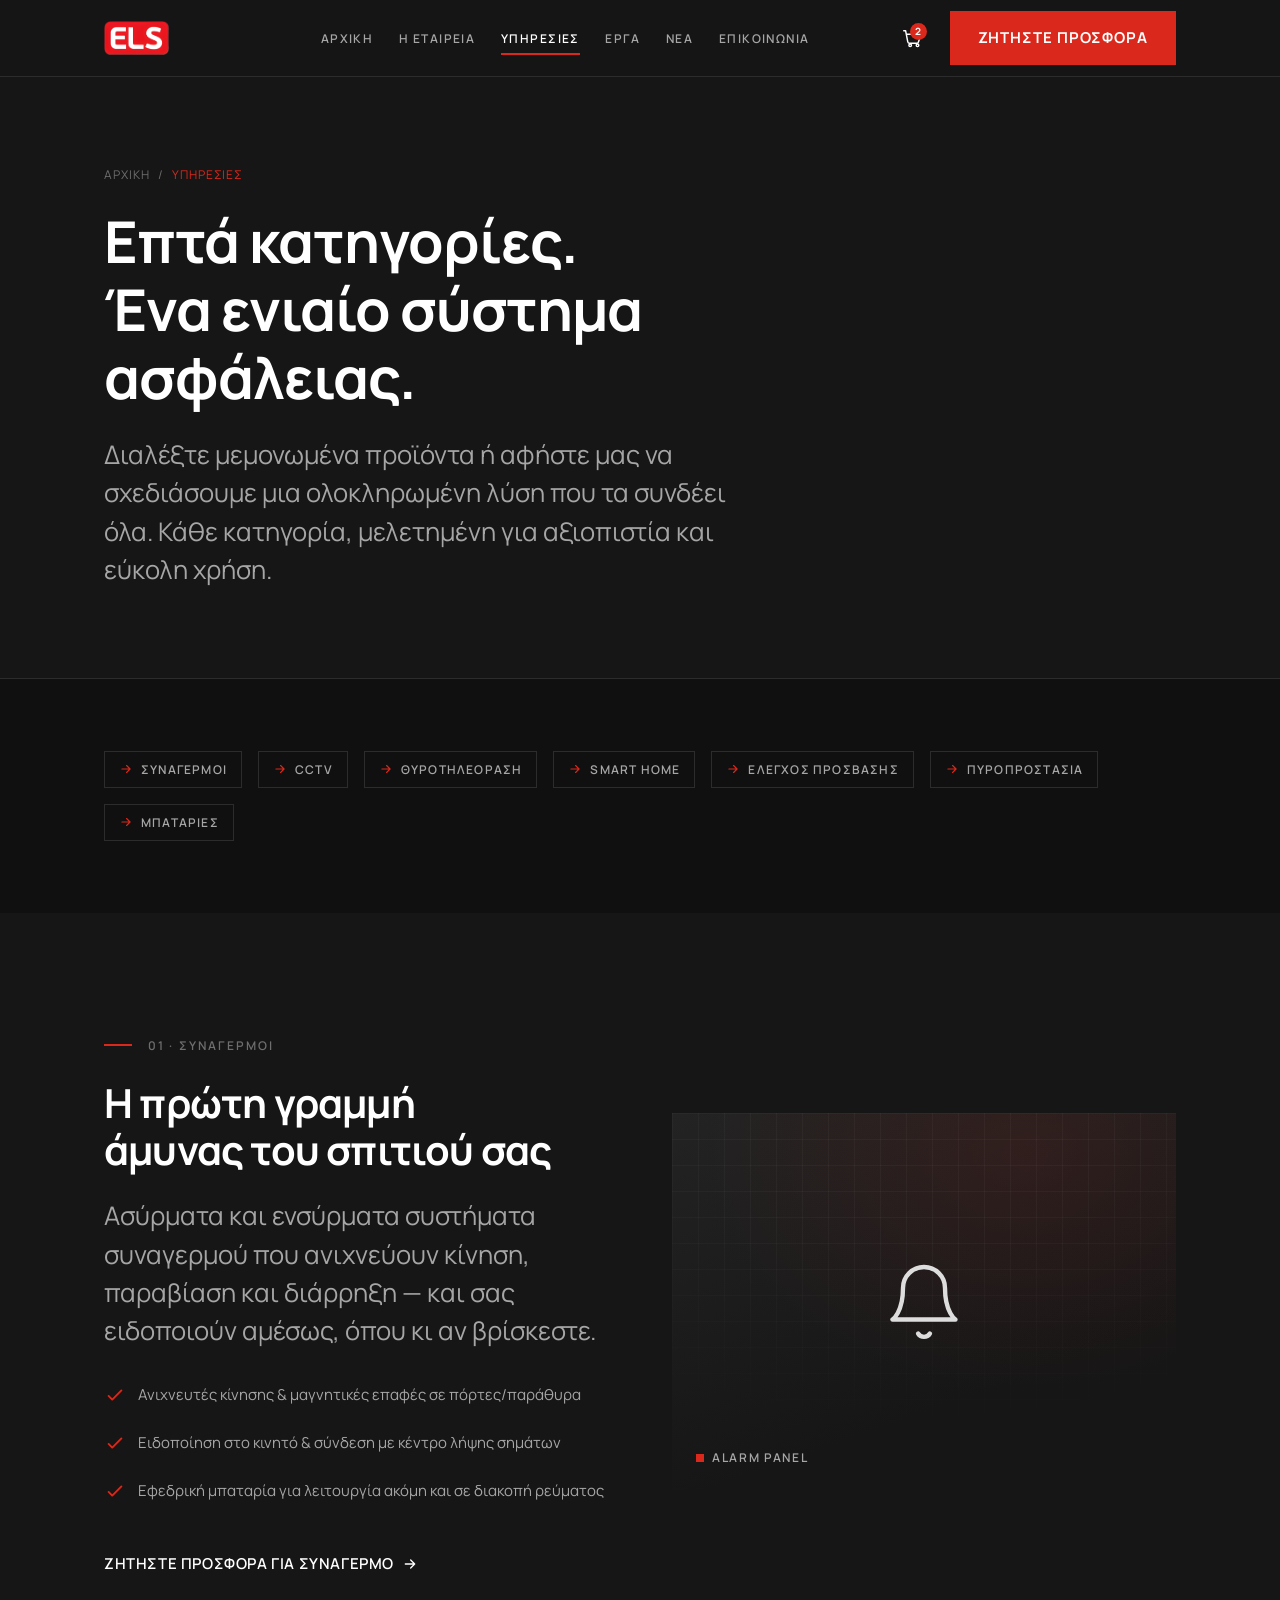
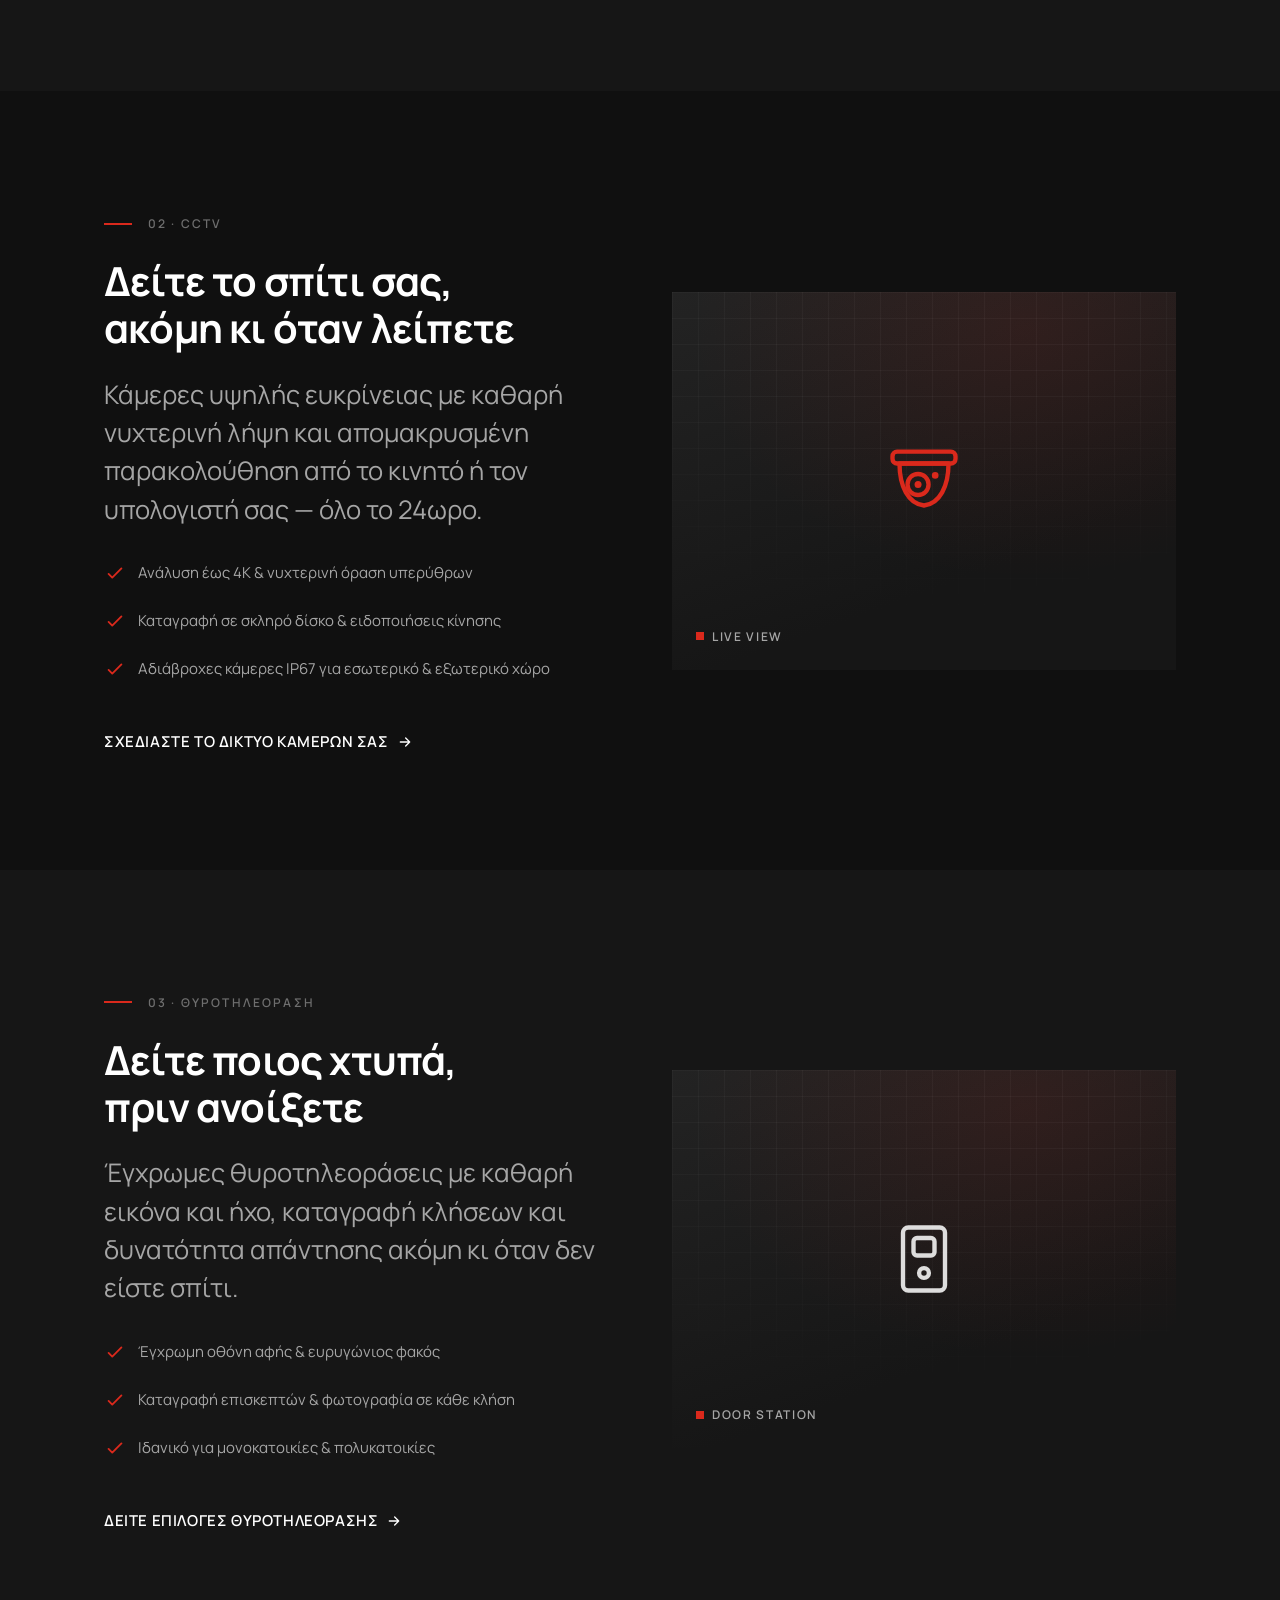
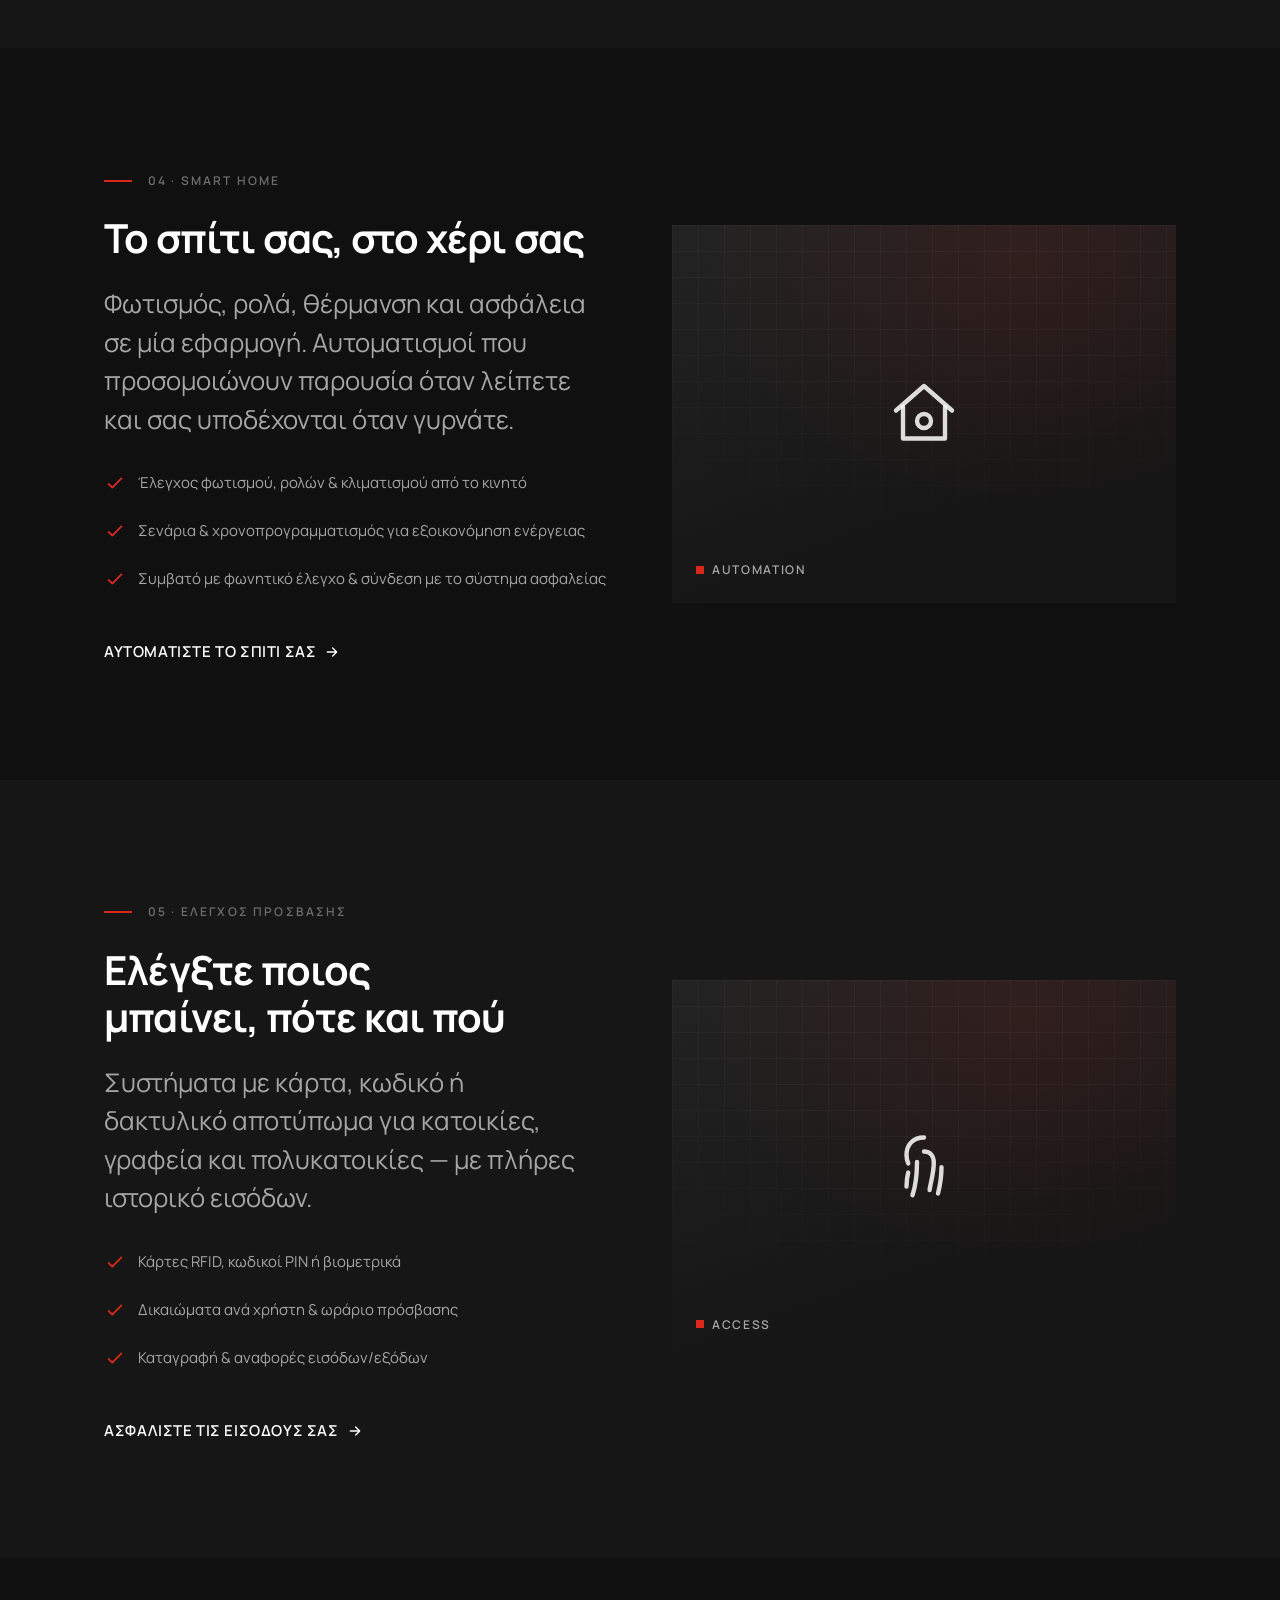
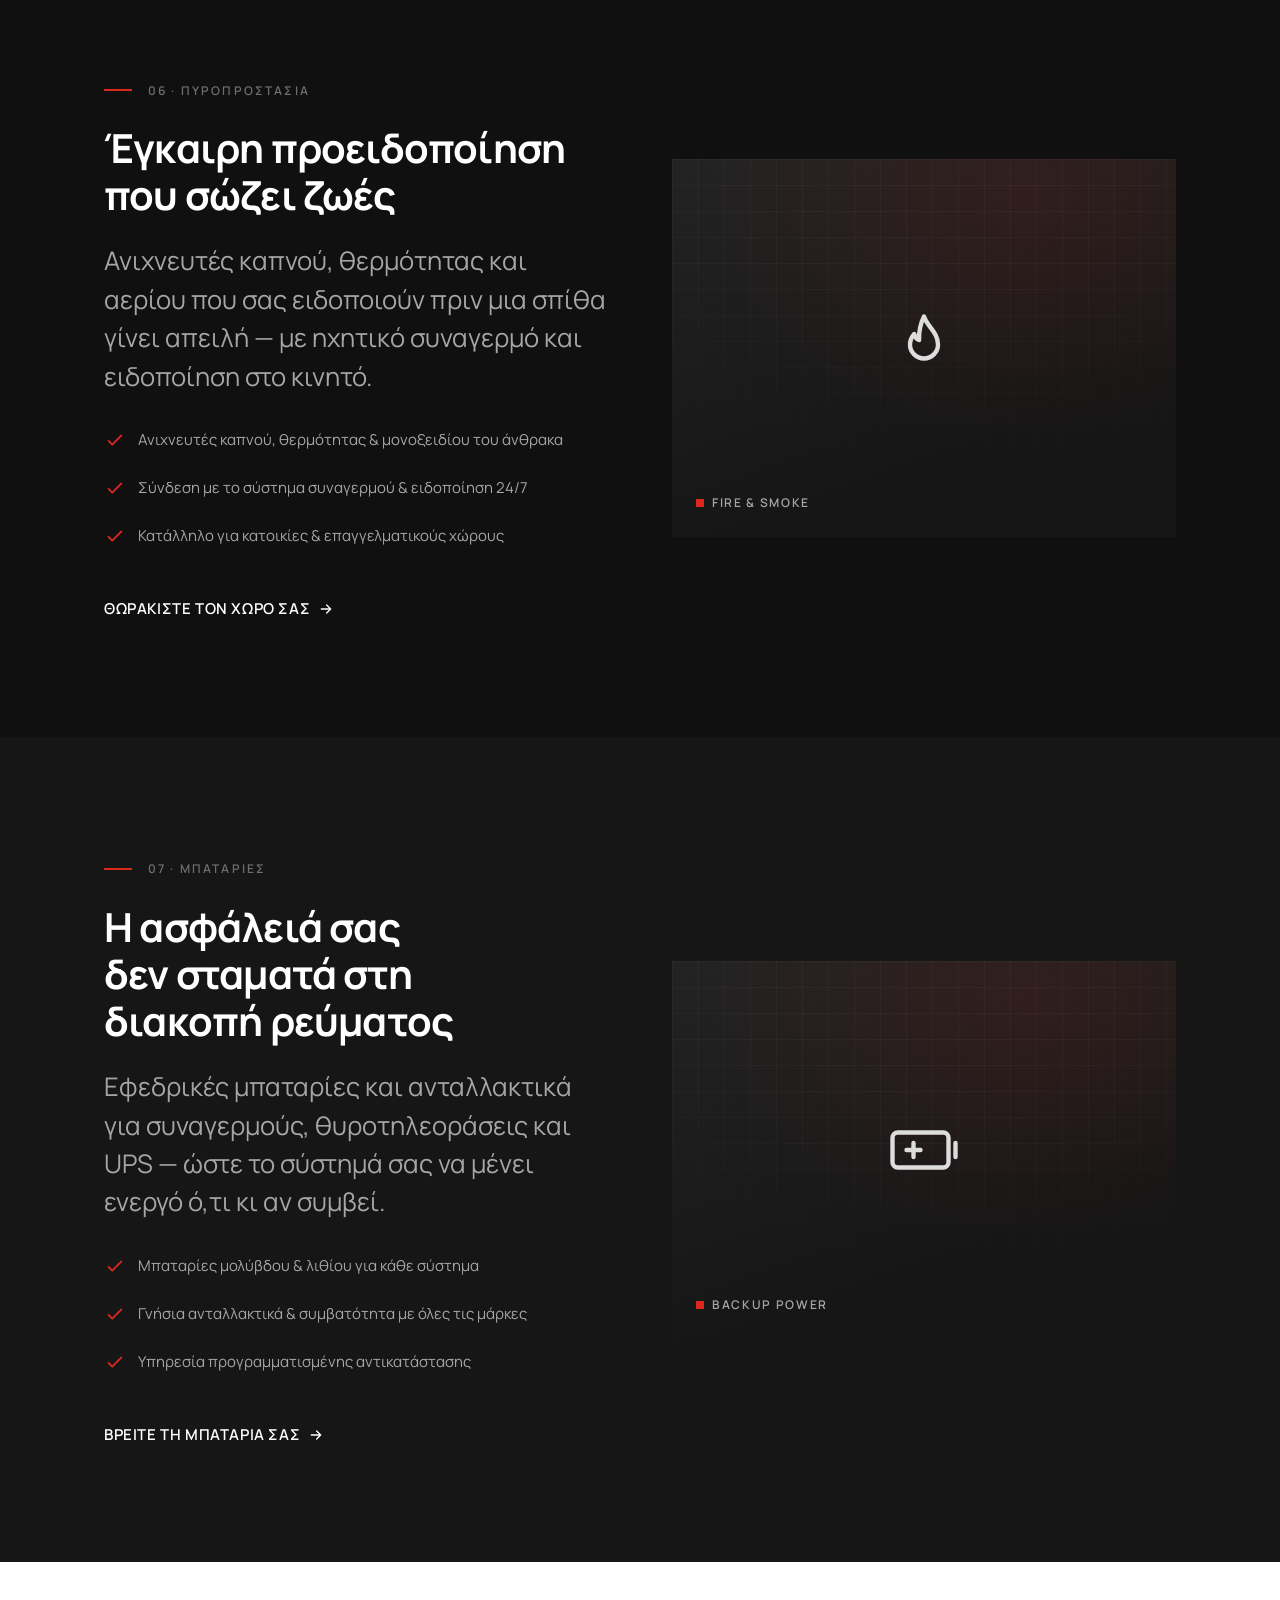
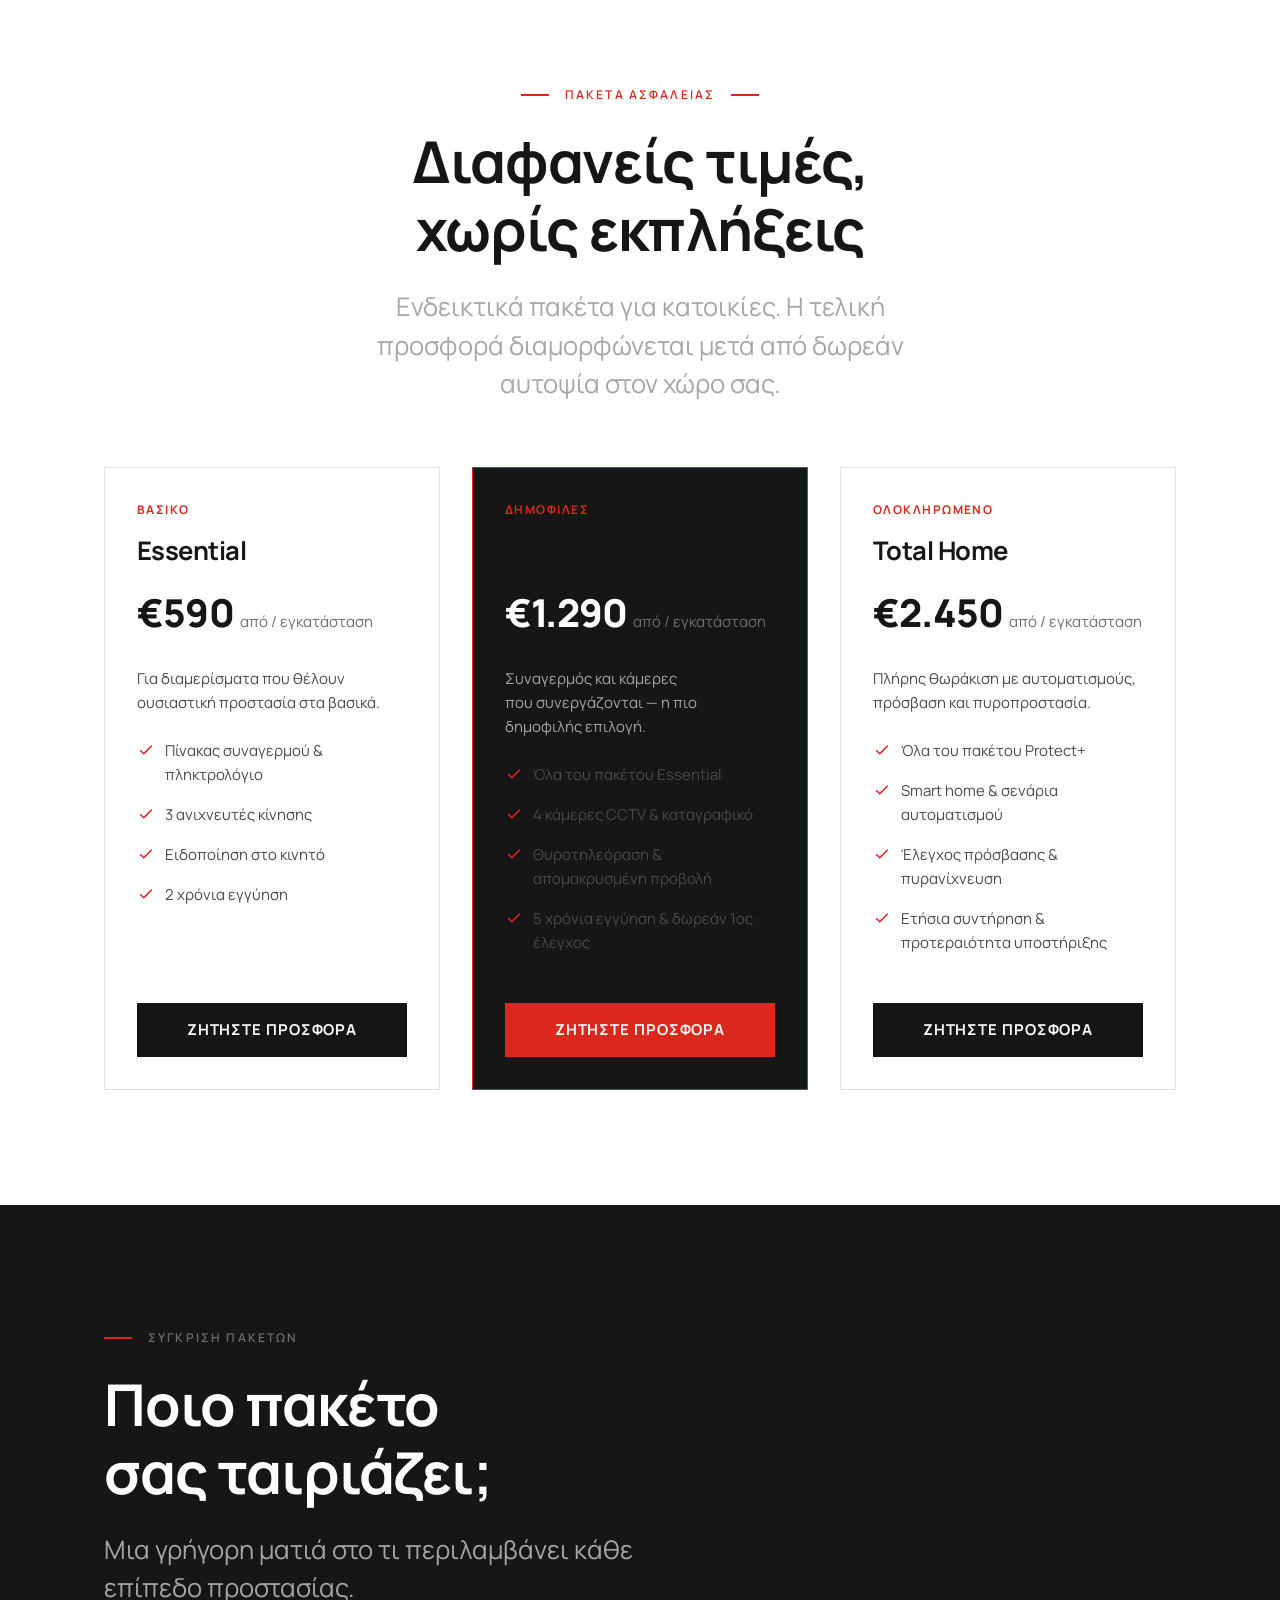
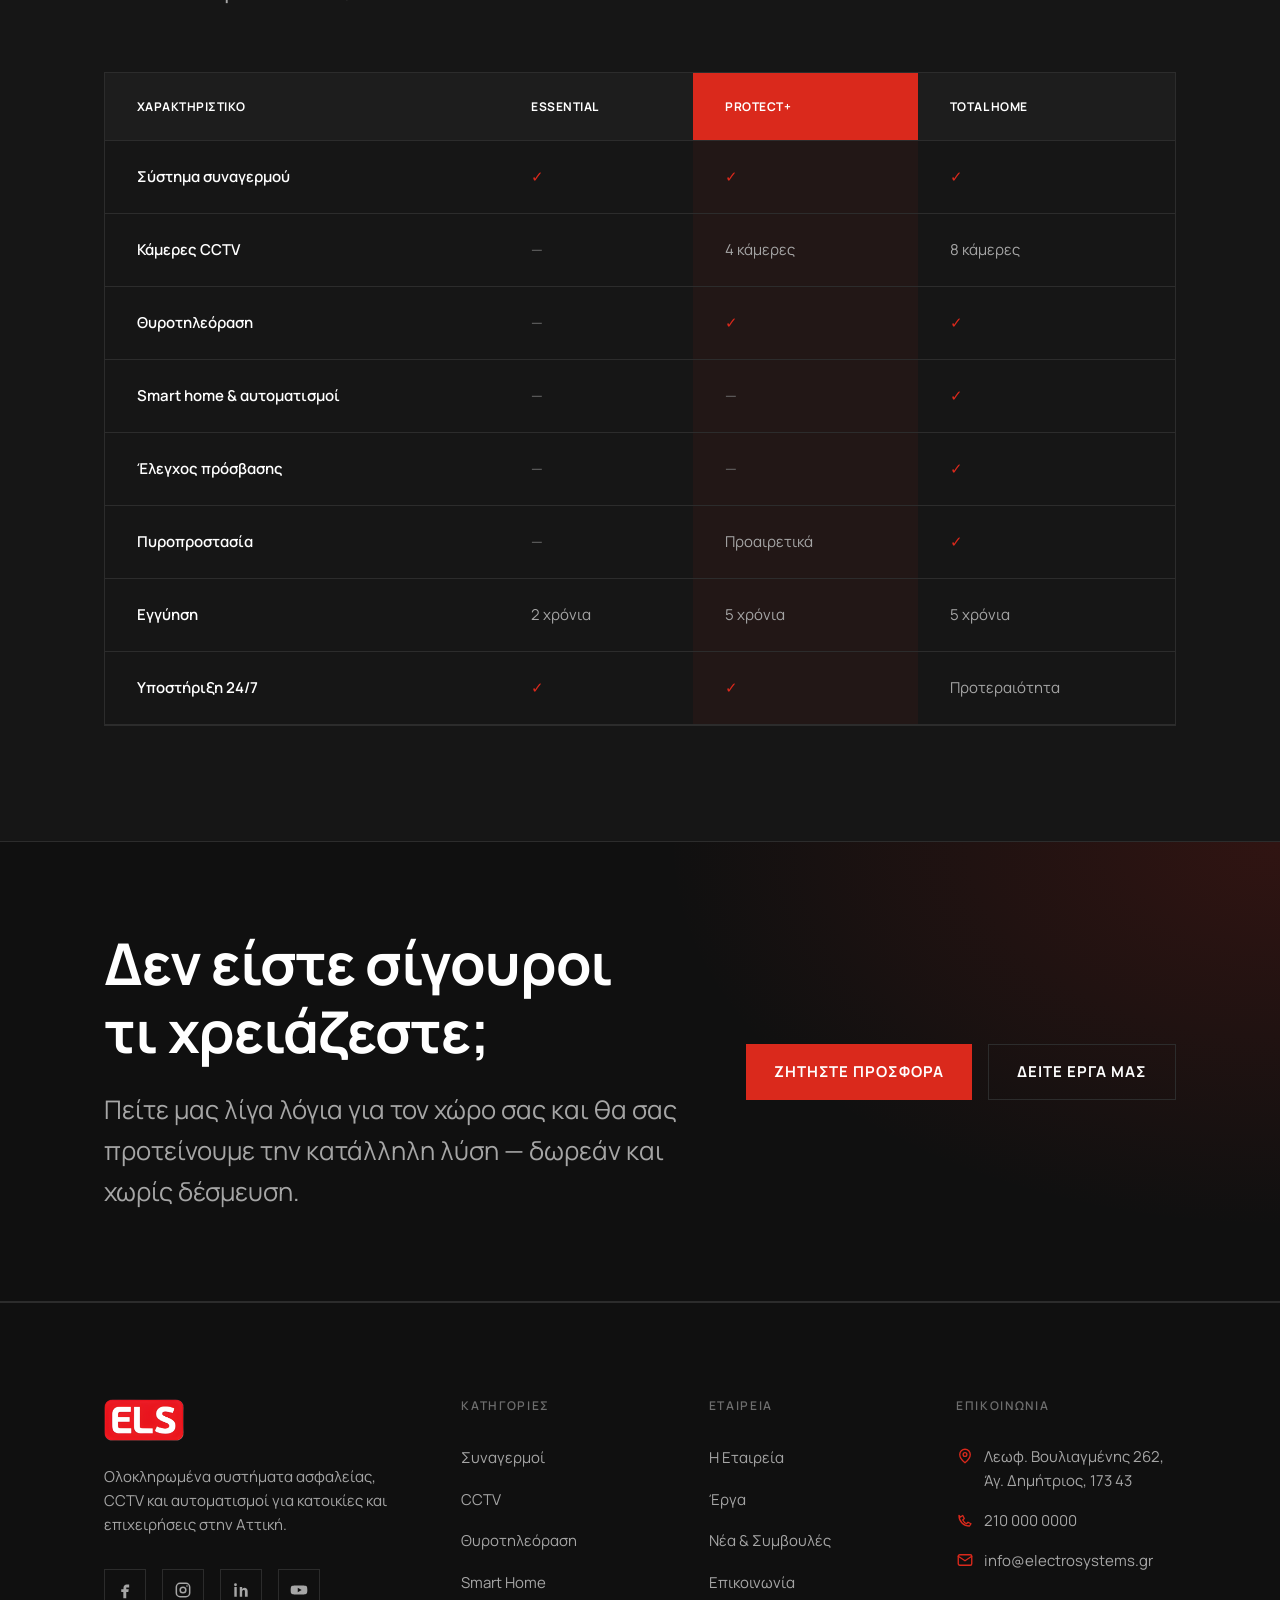
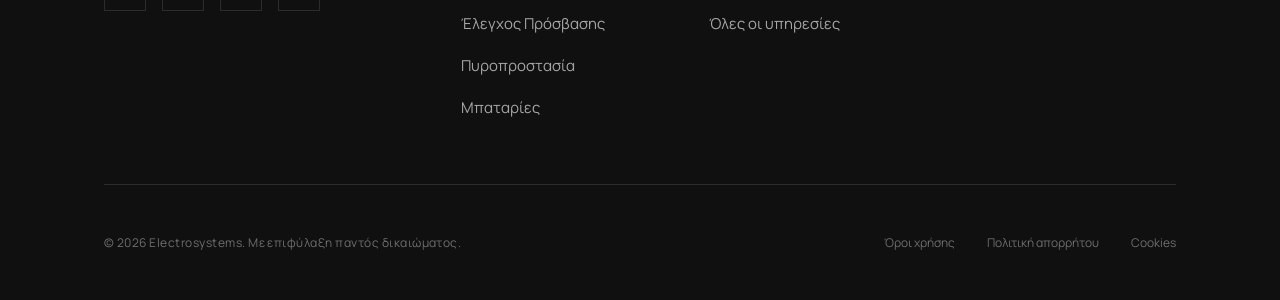
<file: services.html>
<!DOCTYPE html>
<html lang="el">
<head>
  <meta charset="UTF-8">
  <meta name="viewport" content="width=device-width, initial-scale=1.0">
  <title>Υπηρεσίες & Προϊόντα — Συναγερμοί, CCTV, Smart Home | Electrosystems</title>
  <meta name="description" content="Όλες οι λύσεις ασφαλείας της Electrosystems: συναγερμοί, κάμερες CCTV, θυροτηλεόραση, smart home, έλεγχος πρόσβασης, πυροπροστασία και μπαταρίες. Πακέτα για κάθε ανάγκη και προϋπολογισμό.">
  <meta name="keywords" content="συναγερμοί, cctv, θυροτηλεόραση, smart home, έλεγχος πρόσβασης, πυροπροστασία, μπαταρίες, αυτοματισμοί, πακέτα ασφαλείας">
  <link rel="canonical" href="services.html">

  <meta property="og:type" content="website">
  <meta property="og:locale" content="el_GR">
  <meta property="og:site_name" content="Electrosystems">
  <meta property="og:title" content="Υπηρεσίες & Προϊόντα ασφαλείας — Electrosystems">
  <meta property="og:description" content="Συναγερμοί, CCTV, smart home, έλεγχος πρόσβασης & πυροπροστασία. Πακέτα για κάθε ανάγκη.">
  <meta property="og:url" content="services.html">
  <meta property="og:image" content="assets/og-cover.png">

  <meta name="twitter:card" content="summary_large_image">
  <meta name="twitter:title" content="Υπηρεσίες & Προϊόντα — Electrosystems">
  <meta name="twitter:description" content="Όλες οι λύσεις ασφαλείας σε ένα μέρος.">
  <meta name="twitter:image" content="assets/og-cover.png">

  <link rel="icon" href="data:image/svg+xml,<svg xmlns='http://www.w3.org/2000/svg' viewBox='0 0 100 100'><text y='.9em' font-size='90'>🛡️</text></svg>">
  <link rel="stylesheet" href="styles.css">

  <script type="application/ld+json">
  {
    "@context": "https://schema.org",
    "@type": "Service",
    "serviceType": "Συστήματα ασφαλείας & αυτοματισμοί",
    "provider": { "@type": "LocalBusiness", "name": "Electrosystems", "address": { "@type": "PostalAddress", "streetAddress": "Λεωφόρος Βουλιαγμένης 262", "addressLocality": "Άγιος Δημήτριος", "postalCode": "173 43", "addressCountry": "GR" } },
    "areaServed": "Αττική",
    "hasOfferCatalog": {
      "@type": "OfferCatalog",
      "name": "Λύσεις ασφαλείας",
      "itemListElement": [
        { "@type": "OfferCatalog", "name": "Συναγερμοί" },
        { "@type": "OfferCatalog", "name": "CCTV" },
        { "@type": "OfferCatalog", "name": "Θυροτηλεόραση" },
        { "@type": "OfferCatalog", "name": "Smart Home" },
        { "@type": "OfferCatalog", "name": "Έλεγχος Πρόσβασης" },
        { "@type": "OfferCatalog", "name": "Πυροπροστασία" },
        { "@type": "OfferCatalog", "name": "Μπαταρίες" }
      ]
    }
  }
  </script>
</head>
<body>
  <a class="skip-link" href="#main">Μετάβαση στο περιεχόμενο</a>

  <header class="site-header">
    <div class="container">
      <nav class="nav" aria-label="Κύρια πλοήγηση">
        <a class="brand" href="index.html" aria-label="Electrosystems — Αρχική"><img class="brand__logo" src="assets/els-logo.png" alt="Electrosystems" width="65" height="34"></a>
        <ul class="nav__links">
          <li><a href="index.html">Αρχική</a></li>
          <li><a href="about.html">Η Εταιρεία</a></li>
          <li><a href="services.html" aria-current="page">Υπηρεσίες</a></li>
          <li><a href="portfolio.html">Έργα</a></li>
          <li><a href="blog.html">Νέα</a></li>
          <li><a href="contact.html">Επικοινωνία</a></li>
        </ul>
        <div class="nav__actions">
          <a class="icon-btn" href="cart.html" aria-label="Καλάθι αγορών (2 προϊόντα)">
            <svg viewBox="0 0 24 24" fill="none" stroke="currentColor" stroke-width="1.6" aria-hidden="true"><path d="M3 4h2l2.4 12.2a2 2 0 0 0 2 1.6h7.7a2 2 0 0 0 2-1.6L22 8H6" stroke-linecap="round" stroke-linejoin="round"/><circle cx="10" cy="20" r="1.4"/><circle cx="18" cy="20" r="1.4"/></svg>
            <span class="cart-count" aria-hidden="true">2</span>
          </a>
          <a class="btn btn--primary nav__cta" href="contact.html">Ζητήστε Προσφορά</a>
        </div>
      </nav>
    </div>
  </header>

  <main id="main">

    <!-- PAGE HERO -->
    <section class="page-hero band-dark">
      <div class="container">
        <div class="page-hero__inner">
          <nav class="crumb" aria-label="Breadcrumb"><a href="index.html">Αρχική</a> / <span>Υπηρεσίες</span></nav>
          <h1>Επτά κατηγορίες. Ένα ενιαίο σύστημα ασφάλειας.</h1>
          <p>Διαλέξτε μεμονωμένα προϊόντα ή αφήστε μας να σχεδιάσουμε μια ολοκληρωμένη λύση που τα συνδέει όλα. Κάθε κατηγορία, μελετημένη για αξιοπιστία και εύκολη χρήση.</p>
        </div>
      </div>
    </section>

    <!-- QUICK NAV -->
    <section class="section--tight band-deep">
      <div class="container">
        <nav class="badge-row" aria-label="Κατηγορίες υπηρεσιών">
          <a class="chip" href="#synagermoi"><svg viewBox="0 0 24 24" fill="none" stroke="currentColor" stroke-width="2" aria-hidden="true"><path d="M5 12h14M13 6l6 6-6 6" stroke-linecap="round" stroke-linejoin="round"/></svg>Συναγερμοί</a>
          <a class="chip" href="#cctv"><svg viewBox="0 0 24 24" fill="none" stroke="currentColor" stroke-width="2" aria-hidden="true"><path d="M5 12h14M13 6l6 6-6 6" stroke-linecap="round" stroke-linejoin="round"/></svg>CCTV</a>
          <a class="chip" href="#thyrotileorasi"><svg viewBox="0 0 24 24" fill="none" stroke="currentColor" stroke-width="2" aria-hidden="true"><path d="M5 12h14M13 6l6 6-6 6" stroke-linecap="round" stroke-linejoin="round"/></svg>Θυροτηλεόραση</a>
          <a class="chip" href="#smarthome"><svg viewBox="0 0 24 24" fill="none" stroke="currentColor" stroke-width="2" aria-hidden="true"><path d="M5 12h14M13 6l6 6-6 6" stroke-linecap="round" stroke-linejoin="round"/></svg>Smart Home</a>
          <a class="chip" href="#access"><svg viewBox="0 0 24 24" fill="none" stroke="currentColor" stroke-width="2" aria-hidden="true"><path d="M5 12h14M13 6l6 6-6 6" stroke-linecap="round" stroke-linejoin="round"/></svg>Έλεγχος Πρόσβασης</a>
          <a class="chip" href="#fire"><svg viewBox="0 0 24 24" fill="none" stroke="currentColor" stroke-width="2" aria-hidden="true"><path d="M5 12h14M13 6l6 6-6 6" stroke-linecap="round" stroke-linejoin="round"/></svg>Πυροπροστασία</a>
          <a class="chip" href="#batteries"><svg viewBox="0 0 24 24" fill="none" stroke="currentColor" stroke-width="2" aria-hidden="true"><path d="M5 12h14M13 6l6 6-6 6" stroke-linecap="round" stroke-linejoin="round"/></svg>Μπαταρίες</a>
        </nav>
      </div>
    </section>

    <!-- 1. ΣΥΝΑΓΕΡΜΟΙ -->
    <section class="section band-dark" id="synagermoi">
      <div class="container">
        <div class="feature-row">
          <div>
            <span class="eyebrow">01 · Συναγερμοί</span>
            <h2 style="font-size: var(--fs-lg); margin-top: var(--space-sm);">Η πρώτη γραμμή άμυνας του σπιτιού σας</h2>
            <p class="lead" style="margin-top: var(--space-sm);">Ασύρματα και ενσύρματα συστήματα συναγερμού που ανιχνεύουν κίνηση, παραβίαση και διάρρηξη — και σας ειδοποιούν αμέσως, όπου κι αν βρίσκεστε.</p>
            <ul class="feature-list">
              <li><svg viewBox="0 0 24 24" fill="none" stroke="currentColor" stroke-width="2" aria-hidden="true"><path d="M5 13l4 4L19 7" stroke-linecap="round" stroke-linejoin="round"/></svg><span>Ανιχνευτές κίνησης & μαγνητικές επαφές σε πόρτες/παράθυρα</span></li>
              <li><svg viewBox="0 0 24 24" fill="none" stroke="currentColor" stroke-width="2" aria-hidden="true"><path d="M5 13l4 4L19 7" stroke-linecap="round" stroke-linejoin="round"/></svg><span>Ειδοποίηση στο κινητό & σύνδεση με κέντρο λήψης σημάτων</span></li>
              <li><svg viewBox="0 0 24 24" fill="none" stroke="currentColor" stroke-width="2" aria-hidden="true"><path d="M5 13l4 4L19 7" stroke-linecap="round" stroke-linejoin="round"/></svg><span>Εφεδρική μπαταρία για λειτουργία ακόμη και σε διακοπή ρεύματος</span></li>
            </ul>
            <div style="margin-top: var(--space-lg);"><a class="textlink accent" href="contact.html">Ζητήστε προσφορά για συναγερμό <svg viewBox="0 0 24 24" fill="none" stroke="currentColor" stroke-width="2" aria-hidden="true"><path d="M5 12h14M13 6l6 6-6 6" stroke-linecap="round" stroke-linejoin="round"/></svg></a></div>
          </div>
          <div class="feature-row__media media ar-4-3" role="img" aria-label="Πίνακας συναγερμού με ασύρματο πληκτρολόγιο">
            <svg class="media__icon" viewBox="0 0 24 24" fill="none" stroke="currentColor" aria-hidden="true"><path d="M18 8A6 6 0 0 0 6 8c0 7-3 9-3 9h18s-3-2-3-9Z" stroke-linejoin="round"/><path d="M10.3 21a2 2 0 0 0 3.4 0" stroke-linecap="round"/></svg>
            <span class="media__tag">Alarm Panel</span>
          </div>
        </div>
      </div>
    </section>

    <!-- 2. CCTV -->
    <section class="section band-deep" id="cctv">
      <div class="container">
        <div class="feature-row feature-row--rev">
          <div class="feature-row__media media ar-4-3" role="img" aria-label="Κάμερα CCTV εξωτερικού χώρου με νυχτερινή λήψη">
            <svg class="media__icon" viewBox="0 0 24 24" fill="none" stroke="currentColor" aria-hidden="true" stroke-width="2" style="color:var(--color-primary)"><rect x="3" y="3.6" width="18" height="3.4" rx="1.3"></rect><path d="M5 7 19 7C19 13.5 16.5 18.5 12 19 7.5 18.5 5 13.5 5 7Z" stroke-linejoin="round"></path><circle cx="10.3" cy="13" r="3"></circle><circle cx="10.3" cy="13" r="1" fill="currentColor" stroke="none"></circle><circle cx="15.2" cy="10.4" r="0.95" fill="currentColor" stroke="none"></circle></svg>
            <span class="media__tag">Live View</span>
          </div>
          <div>
            <span class="eyebrow">02 · CCTV</span>
            <h2 style="font-size: var(--fs-lg); margin-top: var(--space-sm);">Δείτε το σπίτι σας, ακόμη κι όταν λείπετε</h2>
            <p class="lead" style="margin-top: var(--space-sm);">Κάμερες υψηλής ευκρίνειας με καθαρή νυχτερινή λήψη και απομακρυσμένη παρακολούθηση από το κινητό ή τον υπολογιστή σας — όλο το 24ωρο.</p>
            <ul class="feature-list">
              <li><svg viewBox="0 0 24 24" fill="none" stroke="currentColor" stroke-width="2" aria-hidden="true"><path d="M5 13l4 4L19 7" stroke-linecap="round" stroke-linejoin="round"/></svg><span>Ανάλυση έως 4K & νυχτερινή όραση υπερύθρων</span></li>
              <li><svg viewBox="0 0 24 24" fill="none" stroke="currentColor" stroke-width="2" aria-hidden="true"><path d="M5 13l4 4L19 7" stroke-linecap="round" stroke-linejoin="round"/></svg><span>Καταγραφή σε σκληρό δίσκο & ειδοποιήσεις κίνησης</span></li>
              <li><svg viewBox="0 0 24 24" fill="none" stroke="currentColor" stroke-width="2" aria-hidden="true"><path d="M5 13l4 4L19 7" stroke-linecap="round" stroke-linejoin="round"/></svg><span>Αδιάβροχες κάμερες IP67 για εσωτερικό & εξωτερικό χώρο</span></li>
            </ul>
            <div style="margin-top: var(--space-lg);"><a class="textlink accent" href="contact.html">Σχεδιάστε το δίκτυο καμερών σας <svg viewBox="0 0 24 24" fill="none" stroke="currentColor" stroke-width="2" aria-hidden="true"><path d="M5 12h14M13 6l6 6-6 6" stroke-linecap="round" stroke-linejoin="round"/></svg></a></div>
          </div>
        </div>
      </div>
    </section>

    <!-- 3. ΘΥΡΟΤΗΛΕΟΡΑΣΗ -->
    <section class="section band-dark" id="thyrotileorasi">
      <div class="container">
        <div class="feature-row">
          <div>
            <span class="eyebrow">03 · Θυροτηλεόραση</span>
            <h2 style="font-size: var(--fs-lg); margin-top: var(--space-sm);">Δείτε ποιος χτυπά, πριν ανοίξετε</h2>
            <p class="lead" style="margin-top: var(--space-sm);">Έγχρωμες θυροτηλεοράσεις με καθαρή εικόνα και ήχο, καταγραφή κλήσεων και δυνατότητα απάντησης ακόμη κι όταν δεν είστε σπίτι.</p>
            <ul class="feature-list">
              <li><svg viewBox="0 0 24 24" fill="none" stroke="currentColor" stroke-width="2" aria-hidden="true"><path d="M5 13l4 4L19 7" stroke-linecap="round" stroke-linejoin="round"/></svg><span>Έγχρωμη οθόνη αφής & ευρυγώνιος φακός</span></li>
              <li><svg viewBox="0 0 24 24" fill="none" stroke="currentColor" stroke-width="2" aria-hidden="true"><path d="M5 13l4 4L19 7" stroke-linecap="round" stroke-linejoin="round"/></svg><span>Καταγραφή επισκεπτών & φωτογραφία σε κάθε κλήση</span></li>
              <li><svg viewBox="0 0 24 24" fill="none" stroke="currentColor" stroke-width="2" aria-hidden="true"><path d="M5 13l4 4L19 7" stroke-linecap="round" stroke-linejoin="round"/></svg><span>Ιδανικό για μονοκατοικίες & πολυκατοικίες</span></li>
            </ul>
            <div style="margin-top: var(--space-lg);"><a class="textlink accent" href="contact.html">Δείτε επιλογές θυροτηλεόρασης <svg viewBox="0 0 24 24" fill="none" stroke="currentColor" stroke-width="2" aria-hidden="true"><path d="M5 12h14M13 6l6 6-6 6" stroke-linecap="round" stroke-linejoin="round"/></svg></a></div>
          </div>
          <div class="feature-row__media media ar-4-3" role="img" aria-label="Έγχρωμη θυροτηλεόραση με οθόνη αφής">
            <svg class="media__icon" viewBox="0 0 24 24" fill="none" stroke="currentColor" aria-hidden="true"><rect x="6" y="3" width="12" height="18" rx="1.5"/><rect x="9" y="6" width="6" height="5" rx="1"/><circle cx="12" cy="16" r="1.4"/></svg>
            <span class="media__tag">Door Station</span>
          </div>
        </div>
      </div>
    </section>

    <!-- 4. SMART HOME -->
    <section class="section band-deep" id="smarthome">
      <div class="container">
        <div class="feature-row feature-row--rev">
          <div class="feature-row__media media ar-4-3" role="img" aria-label="Εφαρμογή smart home σε κινητό που ελέγχει φωτισμό και ασφάλεια">
            <svg class="media__icon" viewBox="0 0 24 24" fill="none" stroke="currentColor" aria-hidden="true"><path d="M4 11 12 4l8 7" stroke-linecap="round" stroke-linejoin="round"/><path d="M6 10v9h12v-9" stroke-linecap="round" stroke-linejoin="round"/><circle cx="12" cy="14" r="2"/></svg>
            <span class="media__tag">Automation</span>
          </div>
          <div>
            <span class="eyebrow">04 · Smart Home</span>
            <h2 style="font-size: var(--fs-lg); margin-top: var(--space-sm);">Το σπίτι σας, στο χέρι σας</h2>
            <p class="lead" style="margin-top: var(--space-sm);">Φωτισμός, ρολά, θέρμανση και ασφάλεια σε μία εφαρμογή. Αυτοματισμοί που προσομοιώνουν παρουσία όταν λείπετε και σας υποδέχονται όταν γυρνάτε.</p>
            <ul class="feature-list">
              <li><svg viewBox="0 0 24 24" fill="none" stroke="currentColor" stroke-width="2" aria-hidden="true"><path d="M5 13l4 4L19 7" stroke-linecap="round" stroke-linejoin="round"/></svg><span>Έλεγχος φωτισμού, ρολών & κλιματισμού από το κινητό</span></li>
              <li><svg viewBox="0 0 24 24" fill="none" stroke="currentColor" stroke-width="2" aria-hidden="true"><path d="M5 13l4 4L19 7" stroke-linecap="round" stroke-linejoin="round"/></svg><span>Σενάρια & χρονοπρογραμματισμός για εξοικονόμηση ενέργειας</span></li>
              <li><svg viewBox="0 0 24 24" fill="none" stroke="currentColor" stroke-width="2" aria-hidden="true"><path d="M5 13l4 4L19 7" stroke-linecap="round" stroke-linejoin="round"/></svg><span>Συμβατό με φωνητικό έλεγχο & σύνδεση με το σύστημα ασφαλείας</span></li>
            </ul>
            <div style="margin-top: var(--space-lg);"><a class="textlink accent" href="contact.html">Αυτοματίστε το σπίτι σας <svg viewBox="0 0 24 24" fill="none" stroke="currentColor" stroke-width="2" aria-hidden="true"><path d="M5 12h14M13 6l6 6-6 6" stroke-linecap="round" stroke-linejoin="round"/></svg></a></div>
          </div>
        </div>
      </div>
    </section>

    <!-- 5. ΕΛΕΓΧΟΣ ΠΡΟΣΒΑΣΗΣ -->
    <section class="section band-dark" id="access">
      <div class="container">
        <div class="feature-row">
          <div>
            <span class="eyebrow">05 · Έλεγχος Πρόσβασης</span>
            <h2 style="font-size: var(--fs-lg); margin-top: var(--space-sm);">Ελέγξτε ποιος μπαίνει, πότε και πού</h2>
            <p class="lead" style="margin-top: var(--space-sm);">Συστήματα με κάρτα, κωδικό ή δακτυλικό αποτύπωμα για κατοικίες, γραφεία και πολυκατοικίες — με πλήρες ιστορικό εισόδων.</p>
            <ul class="feature-list">
              <li><svg viewBox="0 0 24 24" fill="none" stroke="currentColor" stroke-width="2" aria-hidden="true"><path d="M5 13l4 4L19 7" stroke-linecap="round" stroke-linejoin="round"/></svg><span>Κάρτες RFID, κωδικοί PIN ή βιομετρικά</span></li>
              <li><svg viewBox="0 0 24 24" fill="none" stroke="currentColor" stroke-width="2" aria-hidden="true"><path d="M5 13l4 4L19 7" stroke-linecap="round" stroke-linejoin="round"/></svg><span>Δικαιώματα ανά χρήστη & ωράριο πρόσβασης</span></li>
              <li><svg viewBox="0 0 24 24" fill="none" stroke="currentColor" stroke-width="2" aria-hidden="true"><path d="M5 13l4 4L19 7" stroke-linecap="round" stroke-linejoin="round"/></svg><span>Καταγραφή & αναφορές εισόδων/εξόδων</span></li>
            </ul>
            <div style="margin-top: var(--space-lg);"><a class="textlink accent" href="contact.html">Ασφαλίστε τις εισόδους σας <svg viewBox="0 0 24 24" fill="none" stroke="currentColor" stroke-width="2" aria-hidden="true"><path d="M5 12h14M13 6l6 6-6 6" stroke-linecap="round" stroke-linejoin="round"/></svg></a></div>
          </div>
          <div class="feature-row__media media ar-4-3" role="img" aria-label="Σύστημα ελέγχου πρόσβασης με ανάγνωση δακτυλικού αποτυπώματος">
            <svg class="media__icon" viewBox="0 0 24 24" fill="none" stroke="currentColor" aria-hidden="true"><path d="M12 3c-3 0-5 2-5 5 0 1 .2 1.7.5 2.4" stroke-linecap="round"/><path d="M7.5 13c-.3 1-.5 2.3-.5 4" stroke-linecap="round"/><path d="M12 7c1.7 0 2.8 1.2 2.8 3.2 0 3-1 6-1.2 7.8" stroke-linecap="round"/><path d="M10 10c0 4-.3 6.5-1.3 9.5" stroke-linecap="round"/><path d="M17 11.5c0 3-.5 5.5-1 7.5" stroke-linecap="round"/></svg>
            <span class="media__tag">Access</span>
          </div>
        </div>
      </div>
    </section>

    <!-- 6. ΠΥΡΟΠΡΟΣΤΑΣΙΑ -->
    <section class="section band-deep" id="fire">
      <div class="container">
        <div class="feature-row feature-row--rev">
          <div class="feature-row__media media ar-4-3" role="img" aria-label="Ανιχνευτής καπνού οροφής για πυροπροστασία">
            <svg class="media__icon" viewBox="0 0 24 24" fill="none" stroke="currentColor" aria-hidden="true"><path d="M12 3c1 3 4 4.5 4 8a4 4 0 0 1-8 0c0-1.3.5-2.2 1.2-3 .2 1 .8 1.5 1.4 1.7C10.5 7.5 11 5 12 3Z" stroke-linejoin="round"/></svg>
            <span class="media__tag">Fire & Smoke</span>
          </div>
          <div>
            <span class="eyebrow">06 · Πυροπροστασία</span>
            <h2 style="font-size: var(--fs-lg); margin-top: var(--space-sm);">Έγκαιρη προειδοποίηση που σώζει ζωές</h2>
            <p class="lead" style="margin-top: var(--space-sm);">Ανιχνευτές καπνού, θερμότητας και αερίου που σας ειδοποιούν πριν μια σπίθα γίνει απειλή — με ηχητικό συναγερμό και ειδοποίηση στο κινητό.</p>
            <ul class="feature-list">
              <li><svg viewBox="0 0 24 24" fill="none" stroke="currentColor" stroke-width="2" aria-hidden="true"><path d="M5 13l4 4L19 7" stroke-linecap="round" stroke-linejoin="round"/></svg><span>Ανιχνευτές καπνού, θερμότητας & μονοξειδίου του άνθρακα</span></li>
              <li><svg viewBox="0 0 24 24" fill="none" stroke="currentColor" stroke-width="2" aria-hidden="true"><path d="M5 13l4 4L19 7" stroke-linecap="round" stroke-linejoin="round"/></svg><span>Σύνδεση με το σύστημα συναγερμού & ειδοποίηση 24/7</span></li>
              <li><svg viewBox="0 0 24 24" fill="none" stroke="currentColor" stroke-width="2" aria-hidden="true"><path d="M5 13l4 4L19 7" stroke-linecap="round" stroke-linejoin="round"/></svg><span>Κατάλληλο για κατοικίες & επαγγελματικούς χώρους</span></li>
            </ul>
            <div style="margin-top: var(--space-lg);"><a class="textlink accent" href="contact.html">Θωρακίστε τον χώρο σας <svg viewBox="0 0 24 24" fill="none" stroke="currentColor" stroke-width="2" aria-hidden="true"><path d="M5 12h14M13 6l6 6-6 6" stroke-linecap="round" stroke-linejoin="round"/></svg></a></div>
          </div>
        </div>
      </div>
    </section>

    <!-- 7. ΜΠΑΤΑΡΙΕΣ -->
    <section class="section band-dark" id="batteries">
      <div class="container">
        <div class="feature-row">
          <div>
            <span class="eyebrow">07 · Μπαταρίες</span>
            <h2 style="font-size: var(--fs-lg); margin-top: var(--space-sm);">Η ασφάλειά σας δεν σταματά στη διακοπή ρεύματος</h2>
            <p class="lead" style="margin-top: var(--space-sm);">Εφεδρικές μπαταρίες και ανταλλακτικά για συναγερμούς, θυροτηλεοράσεις και UPS — ώστε το σύστημά σας να μένει ενεργό ό,τι κι αν συμβεί.</p>
            <ul class="feature-list">
              <li><svg viewBox="0 0 24 24" fill="none" stroke="currentColor" stroke-width="2" aria-hidden="true"><path d="M5 13l4 4L19 7" stroke-linecap="round" stroke-linejoin="round"/></svg><span>Μπαταρίες μολύβδου & λιθίου για κάθε σύστημα</span></li>
              <li><svg viewBox="0 0 24 24" fill="none" stroke="currentColor" stroke-width="2" aria-hidden="true"><path d="M5 13l4 4L19 7" stroke-linecap="round" stroke-linejoin="round"/></svg><span>Γνήσια ανταλλακτικά & συμβατότητα με όλες τις μάρκες</span></li>
              <li><svg viewBox="0 0 24 24" fill="none" stroke="currentColor" stroke-width="2" aria-hidden="true"><path d="M5 13l4 4L19 7" stroke-linecap="round" stroke-linejoin="round"/></svg><span>Υπηρεσία προγραμματισμένης αντικατάστασης</span></li>
            </ul>
            <div style="margin-top: var(--space-lg);"><a class="textlink accent" href="contact.html">Βρείτε τη μπαταρία σας <svg viewBox="0 0 24 24" fill="none" stroke="currentColor" stroke-width="2" aria-hidden="true"><path d="M5 12h14M13 6l6 6-6 6" stroke-linecap="round" stroke-linejoin="round"/></svg></a></div>
          </div>
          <div class="feature-row__media media ar-4-3" role="img" aria-label="Επαναφορτιζόμενη μπαταρία για σύστημα ασφαλείας">
            <svg class="media__icon" viewBox="0 0 24 24" fill="none" stroke="currentColor" aria-hidden="true"><rect x="3" y="7" width="16" height="10" rx="1.5"/><path d="M21 10v4" stroke-linecap="round"/><path d="M7 12h4M9 10v4" stroke-linecap="round"/></svg>
            <span class="media__tag">Backup Power</span>
          </div>
        </div>
      </div>
    </section>

    <!-- PRICING TIERS (unique section) -->
    <section class="section band-light">
      <div class="container">
        <div class="section-head center">
          <span class="eyebrow eyebrow--center">Πακέτα ασφαλείας</span>
          <h2 style="font-size: var(--fs-xl);">Διαφανείς τιμές, χωρίς εκπλήξεις</h2>
          <p class="lead">Ενδεικτικά πακέτα για κατοικίες. Η τελική προσφορά διαμορφώνεται μετά από δωρεάν αυτοψία στον χώρο σας.</p>
        </div>

        <div class="grid grid-3">
          <article class="tier" style="background:#fff; border-color:var(--color-hairline-light);">
            <span class="tier__badge">Βασικό</span>
            <h3 style="color:#161616;">Essential</h3>
            <div class="tier__price"><b style="color:#161616;">€590</b><span>από / εγκατάσταση</span></div>
            <p style="font-size:var(--fs-sm); color:var(--color-body-on-light);">Για διαμερίσματα που θέλουν ουσιαστική προστασία στα βασικά.</p>
            <ul class="tier__list">
              <li><svg viewBox="0 0 24 24" fill="none" stroke="currentColor" stroke-width="2.2" aria-hidden="true"><path d="M5 13l4 4L19 7" stroke-linecap="round" stroke-linejoin="round"/></svg><span style="color:var(--color-body-on-light);">Πίνακας συναγερμού & πληκτρολόγιο</span></li>
              <li><svg viewBox="0 0 24 24" fill="none" stroke="currentColor" stroke-width="2.2" aria-hidden="true"><path d="M5 13l4 4L19 7" stroke-linecap="round" stroke-linejoin="round"/></svg><span style="color:var(--color-body-on-light);">3 ανιχνευτές κίνησης</span></li>
              <li><svg viewBox="0 0 24 24" fill="none" stroke="currentColor" stroke-width="2.2" aria-hidden="true"><path d="M5 13l4 4L19 7" stroke-linecap="round" stroke-linejoin="round"/></svg><span style="color:var(--color-body-on-light);">Ειδοποίηση στο κινητό</span></li>
              <li><svg viewBox="0 0 24 24" fill="none" stroke="currentColor" stroke-width="2.2" aria-hidden="true"><path d="M5 13l4 4L19 7" stroke-linecap="round" stroke-linejoin="round"/></svg><span style="color:var(--color-body-on-light);">2 χρόνια εγγύηση</span></li>
            </ul>
            <a class="btn btn--light btn--block" href="contact.html" style="background:#161616; color:#fff;">Ζητήστε προσφορά</a>
          </article>

          <article class="tier tier--feat" style="background:#161616; border-color:var(--color-primary);">
            <span class="tier__badge">Δημοφιλές</span>
            <h3>Protect+</h3>
            <div class="tier__price"><b>€1.290</b><span>από / εγκατάσταση</span></div>
            <p style="font-size:var(--fs-sm); color:var(--color-body);">Συναγερμός και κάμερες που συνεργάζονται — η πιο δημοφιλής επιλογή.</p>
            <ul class="tier__list">
              <li><svg viewBox="0 0 24 24" fill="none" stroke="currentColor" stroke-width="2.2" aria-hidden="true"><path d="M5 13l4 4L19 7" stroke-linecap="round" stroke-linejoin="round"/></svg><span>Όλα του πακέτου Essential</span></li>
              <li><svg viewBox="0 0 24 24" fill="none" stroke="currentColor" stroke-width="2.2" aria-hidden="true"><path d="M5 13l4 4L19 7" stroke-linecap="round" stroke-linejoin="round"/></svg><span>4 κάμερες CCTV & καταγραφικό</span></li>
              <li><svg viewBox="0 0 24 24" fill="none" stroke="currentColor" stroke-width="2.2" aria-hidden="true"><path d="M5 13l4 4L19 7" stroke-linecap="round" stroke-linejoin="round"/></svg><span>Θυροτηλεόραση & απομακρυσμένη προβολή</span></li>
              <li><svg viewBox="0 0 24 24" fill="none" stroke="currentColor" stroke-width="2.2" aria-hidden="true"><path d="M5 13l4 4L19 7" stroke-linecap="round" stroke-linejoin="round"/></svg><span>5 χρόνια εγγύηση & δωρεάν 1ος έλεγχος</span></li>
            </ul>
            <a class="btn btn--primary btn--block" href="contact.html">Ζητήστε προσφορά</a>
          </article>

          <article class="tier" style="background:#fff; border-color:var(--color-hairline-light);">
            <span class="tier__badge">Ολοκληρωμένο</span>
            <h3 style="color:#161616;">Total Home</h3>
            <div class="tier__price"><b style="color:#161616;">€2.450</b><span>από / εγκατάσταση</span></div>
            <p style="font-size:var(--fs-sm); color:var(--color-body-on-light);">Πλήρης θωράκιση με αυτοματισμούς, πρόσβαση και πυροπροστασία.</p>
            <ul class="tier__list">
              <li><svg viewBox="0 0 24 24" fill="none" stroke="currentColor" stroke-width="2.2" aria-hidden="true"><path d="M5 13l4 4L19 7" stroke-linecap="round" stroke-linejoin="round"/></svg><span style="color:var(--color-body-on-light);">Όλα του πακέτου Protect+</span></li>
              <li><svg viewBox="0 0 24 24" fill="none" stroke="currentColor" stroke-width="2.2" aria-hidden="true"><path d="M5 13l4 4L19 7" stroke-linecap="round" stroke-linejoin="round"/></svg><span style="color:var(--color-body-on-light);">Smart home & σενάρια αυτοματισμού</span></li>
              <li><svg viewBox="0 0 24 24" fill="none" stroke="currentColor" stroke-width="2.2" aria-hidden="true"><path d="M5 13l4 4L19 7" stroke-linecap="round" stroke-linejoin="round"/></svg><span style="color:var(--color-body-on-light);">Έλεγχος πρόσβασης & πυρανίχνευση</span></li>
              <li><svg viewBox="0 0 24 24" fill="none" stroke="currentColor" stroke-width="2.2" aria-hidden="true"><path d="M5 13l4 4L19 7" stroke-linecap="round" stroke-linejoin="round"/></svg><span style="color:var(--color-body-on-light);">Ετήσια συντήρηση & προτεραιότητα υποστήριξης</span></li>
            </ul>
            <a class="btn btn--light btn--block" href="contact.html" style="background:#161616; color:#fff;">Ζητήστε προσφορά</a>
          </article>
        </div>
      </div>
    </section>

    <!-- COMPARISON TABLE (unique section) -->
    <section class="section band-dark">
      <div class="container">
        <div class="section-head">
          <span class="eyebrow">Σύγκριση πακέτων</span>
          <h2 style="font-size: var(--fs-xl);">Ποιο πακέτο σας ταιριάζει;</h2>
          <p class="lead">Μια γρήγορη ματιά στο τι περιλαμβάνει κάθε επίπεδο προστασίας.</p>
        </div>

        <div class="cmp-wrap">
          <table class="cmp">
            <thead>
              <tr>
                <th scope="col">Χαρακτηριστικό</th>
                <th scope="col">Essential</th>
                <th scope="col" class="col-feat">Protect+</th>
                <th scope="col">Total Home</th>
              </tr>
            </thead>
            <tbody>
              <tr>
                <th scope="row">Σύστημα συναγερμού</th>
                <td><span class="tick" aria-label="Ναι">✓</span></td>
                <td class="col-feat"><span class="tick" aria-label="Ναι">✓</span></td>
                <td><span class="tick" aria-label="Ναι">✓</span></td>
              </tr>
              <tr>
                <th scope="row">Κάμερες CCTV</th>
                <td><span class="dash" aria-label="Όχι">—</span></td>
                <td class="col-feat">4 κάμερες</td>
                <td>8 κάμερες</td>
              </tr>
              <tr>
                <th scope="row">Θυροτηλεόραση</th>
                <td><span class="dash" aria-label="Όχι">—</span></td>
                <td class="col-feat"><span class="tick" aria-label="Ναι">✓</span></td>
                <td><span class="tick" aria-label="Ναι">✓</span></td>
              </tr>
              <tr>
                <th scope="row">Smart home & αυτοματισμοί</th>
                <td><span class="dash" aria-label="Όχι">—</span></td>
                <td class="col-feat"><span class="dash" aria-label="Όχι">—</span></td>
                <td><span class="tick" aria-label="Ναι">✓</span></td>
              </tr>
              <tr>
                <th scope="row">Έλεγχος πρόσβασης</th>
                <td><span class="dash" aria-label="Όχι">—</span></td>
                <td class="col-feat"><span class="dash" aria-label="Όχι">—</span></td>
                <td><span class="tick" aria-label="Ναι">✓</span></td>
              </tr>
              <tr>
                <th scope="row">Πυροπροστασία</th>
                <td><span class="dash" aria-label="Όχι">—</span></td>
                <td class="col-feat">Προαιρετικά</td>
                <td><span class="tick" aria-label="Ναι">✓</span></td>
              </tr>
              <tr>
                <th scope="row">Εγγύηση</th>
                <td>2 χρόνια</td>
                <td class="col-feat">5 χρόνια</td>
                <td>5 χρόνια</td>
              </tr>
              <tr>
                <th scope="row">Υποστήριξη 24/7</th>
                <td><span class="tick" aria-label="Ναι">✓</span></td>
                <td class="col-feat"><span class="tick" aria-label="Ναι">✓</span></td>
                <td>Προτεραιότητα</td>
              </tr>
            </tbody>
          </table>
        </div>
      </div>
    </section>

    <!-- CTA BAND -->
    <section class="cta-band">
      <div class="container">
        <div class="cta-band__inner">
          <div>
            <h2>Δεν είστε σίγουροι τι χρειάζεστε;</h2>
            <p>Πείτε μας λίγα λόγια για τον χώρο σας και θα σας προτείνουμε την κατάλληλη λύση — δωρεάν και χωρίς δέσμευση.</p>
          </div>
          <div class="cta-band__actions">
            <a class="btn btn--primary" href="contact.html">Ζητήστε προσφορά</a>
            <a class="btn btn--ghost" href="portfolio.html">Δείτε έργα μας</a>
          </div>
        </div>
      </div>
    </section>

  </main>

  <footer class="site-footer">
    <div class="container">
      <div class="footer__top">
        <div class="footer__brand">
          <a class="brand" href="index.html"><img class="brand__logo" src="assets/els-logo.png" alt="Electrosystems" width="65" height="34"></a>
          <p>Ολοκληρωμένα συστήματα ασφαλείας, CCTV και αυτοματισμοί για κατοικίες και επιχειρήσεις στην Αττική.</p>
          <div class="footer__social">
            <a href="#" aria-label="Facebook"><svg viewBox="0 0 24 24" fill="currentColor" aria-hidden="true"><path d="M14 9h3V5.5h-3c-2.2 0-3.8 1.6-3.8 3.8V11H7.5v3.5H10V22h3.5v-7.5H16l.5-3.5h-3V9.3c0-.7.5-.3 1.5-.3Z"/></svg></a>
            <a href="#" aria-label="Instagram"><svg viewBox="0 0 24 24" fill="none" stroke="currentColor" stroke-width="1.8" aria-hidden="true"><rect x="4" y="4" width="16" height="16" rx="4.5"/><circle cx="12" cy="12" r="3.4"/><circle cx="16.8" cy="7.2" r="1" fill="currentColor" stroke="none"/></svg></a>
            <a href="#" aria-label="LinkedIn"><svg viewBox="0 0 24 24" fill="currentColor" aria-hidden="true"><path d="M6.9 8.5H4V20h2.9V8.5ZM5.4 4a1.7 1.7 0 1 0 0 3.4 1.7 1.7 0 0 0 0-3.4ZM20 13.6c0-3-1.6-4.4-3.7-4.4-1.7 0-2.5.9-2.9 1.6V8.5H10.5V20h2.9v-6.1c0-1.3.9-1.9 1.8-1.9.9 0 1.5.5 1.5 1.9V20H20v-6.4Z"/></svg></a>
            <a href="#" aria-label="YouTube"><svg viewBox="0 0 24 24" fill="currentColor" aria-hidden="true"><path d="M22 12c0-1.7-.2-3-.4-3.6-.3-.9-1-1.4-1.9-1.5C18 6.6 12 6.6 12 6.6s-6 0-7.7.3c-.9.1-1.6.6-1.9 1.5C2.2 9 2 10.3 2 12s.2 3 .4 3.6c.3.9 1 1.4 1.9 1.5 1.7.3 7.7.3 7.7.3s6 0 7.7-.3c.9-.1 1.6-.6 1.9-1.5.2-.6.4-1.9.4-3.6Zm-11.5 2.6V9.4l4.7 2.6-4.7 2.6Z"/></svg></a>
          </div>
        </div>
        <div class="footer__col">
          <h4>Κατηγορίες</h4>
          <ul>
            <li><a href="services.html#synagermoi">Συναγερμοί</a></li>
            <li><a href="services.html#cctv">CCTV</a></li>
            <li><a href="services.html#thyrotileorasi">Θυροτηλεόραση</a></li>
            <li><a href="services.html#smarthome">Smart Home</a></li>
            <li><a href="services.html#access">Έλεγχος Πρόσβασης</a></li>
            <li><a href="services.html#fire">Πυροπροστασία</a></li>
            <li><a href="services.html#batteries">Μπαταρίες</a></li>
          </ul>
        </div>
        <div class="footer__col">
          <h4>Εταιρεία</h4>
          <ul>
            <li><a href="about.html">Η Εταιρεία</a></li>
            <li><a href="portfolio.html">Έργα</a></li>
            <li><a href="blog.html">Νέα & Συμβουλές</a></li>
            <li><a href="contact.html">Επικοινωνία</a></li>
            <li><a href="services.html">Όλες οι υπηρεσίες</a></li>
          </ul>
        </div>
        <div class="footer__col">
          <h4>Επικοινωνία</h4>
          <ul class="footer__contact">
            <li><svg viewBox="0 0 24 24" fill="none" stroke="currentColor" stroke-width="1.8" aria-hidden="true"><path d="M12 21s7-5.6 7-11a7 7 0 1 0-14 0c0 5.4 7 11 7 11Z"/><circle cx="12" cy="10" r="2.5"/></svg>Λεωφ. Βουλιαγμένης 262,<br>Άγ. Δημήτριος, 173 43</li>
            <li><svg viewBox="0 0 24 24" fill="none" stroke="currentColor" stroke-width="1.8" aria-hidden="true"><path d="M4 6c0 8 6 14 14 14l2-3-4-2-2 2c-2-1-4-3-5-5l2-2-2-4-3 2Z" stroke-linejoin="round"/></svg>210 000 0000</li>
            <li><svg viewBox="0 0 24 24" fill="none" stroke="currentColor" stroke-width="1.8" aria-hidden="true"><rect x="3" y="5" width="18" height="14" rx="2"/><path d="m3 7 9 6 9-6" stroke-linecap="round" stroke-linejoin="round"/></svg>info@electrosystems.gr</li>
          </ul>
        </div>
      </div>
      <div class="footer__bottom">
        <p>© 2026 Electrosystems. Με επιφύλαξη παντός δικαιώματος.</p>
        <div class="footer__legal">
          <a href="#">Όροι χρήσης</a>
          <a href="#">Πολιτική απορρήτου</a>
          <a href="#">Cookies</a>
        </div>
      </div>
    </div>
  </footer>

</body>
</html>
</file>
<file: styles.css>
/* ============================================================
   ELECTROSYSTEMS — Συστήματα Ασφαλείας
   Shared stylesheet. Dark-premium / minimalist.
   --------------------------------------------------------
   ALL design tokens live in :root below. Swap these values
   to re-skin the entire site (colors, fonts, spacing, radius).
   ============================================================ */

@import url("https://fonts.googleapis.com/css2?family=Manrope:wght@400;500;600;700;800&display=swap");

:root {
  /* ---------- COLORS ---------- */
  --color-primary:        #da291c;  /* brand accent / alert voltage */
  --color-primary-hover:  #b01e0a;
  --color-primary-active: #8f1808;

  --color-canvas:         #161616;  /* page floor — never pure black */
  --color-canvas-deep:    #101010;  /* footer / deepest band */
  --color-surface:        #1d1d1d;  /* cards / panels */
  --color-surface-2:      #242424;  /* elevated cards */
  --color-surface-hover:  #2a2a2a;

  --color-light:          #ffffff;  /* light editorial band bg */
  --color-light-soft:     #f4f4f4;
  --color-light-strong:   #e8e8e8;

  --color-ink:            #ffffff;  /* display type on dark */
  --color-body:           #a6a6a6;  /* running text on dark */
  --color-muted:          #6e6e6e;  /* captions / meta */
  --color-on-primary:     #ffffff;
  --color-on-light:       #161616;  /* type on light bands */
  --color-body-on-light:  #4a4a4a;

  --color-hairline:       #2c2c2c;  /* divider on dark */
  --color-hairline-light: #e2e2e2;  /* divider on light */
  --color-focus:          #f6e500;  /* high-vis focus ring */

  /* ---------- TYPE ---------- */
  --font-display: "Manrope", -apple-system, "Segoe UI", Roboto, "Helvetica Neue", Arial, sans-serif;
  --font-body:    "Manrope", -apple-system, "Segoe UI", Roboto, "Helvetica Neue", Arial, sans-serif;

  --weight-regular:  400;
  --weight-medium:   500;
  --weight-semibold: 600;
  --weight-bold:     700;
  --weight-black:    800;

  /* Fluid display scale (mobile-first, clamps up on wide screens) */
  --fs-mega:  clamp(2.75rem, 1.6rem + 5.6vw, 5.75rem);
  --fs-xl:    clamp(2.1rem, 1.4rem + 3.2vw, 3.6rem);
  --fs-lg:    clamp(1.6rem, 1.2rem + 1.9vw, 2.5rem);
  --fs-md:    clamp(1.25rem, 1.05rem + 0.9vw, 1.6rem);
  --fs-title: 1.125rem;
  --fs-body:  1rem;
  --fs-sm:    0.9375rem;
  --fs-cap:   0.75rem;   /* uppercase tracked labels */

  --lh-tight: 1.04;
  --lh-snug:  1.18;
  --lh-body:  1.6;
  --ls-display: -0.02em;
  --ls-cap:     0.18em;

  /* ---------- SPACING (4px base, 8px ladder) ---------- */
  --space-xxxs: 4px;
  --space-xxs:  8px;
  --space-xs:   16px;
  --space-sm:   24px;
  --space-md:   32px;
  --space-lg:   48px;
  --space-xl:   64px;
  --space-xxl:  96px;
  --space-super:128px;

  /* ---------- RADIUS (sharp by default) ---------- */
  --radius-none: 0px;
  --radius-sm:   3px;
  --radius-md:   6px;
  --radius-pill: 999px;

  /* ---------- LAYOUT / FX ---------- */
  --container: 1200px;
  --gutter: clamp(20px, 5vw, 64px);
  --header-h: 76px;
  --shadow: 0 18px 48px rgba(0,0,0,0.45);
  --border: 1px solid var(--color-hairline);
  --transition: 180ms ease;
}

/* ============================================================
   RESET & BASE
   ============================================================ */
*, *::before, *::after { box-sizing: border-box; }
* { margin: 0; }

html { scroll-behavior: smooth; -webkit-text-size-adjust: 100%; }

body {
  font-family: var(--font-body);
  font-size: var(--fs-body);
  line-height: var(--lh-body);
  color: var(--color-body);
  background: var(--color-canvas);
  -webkit-font-smoothing: antialiased;
  text-rendering: optimizeLegibility;
  overflow-x: hidden;
}

img, svg, video { display: block; max-width: 100%; }
ul, ol { list-style: none; padding: 0; }
a { color: inherit; text-decoration: none; }
button { font: inherit; cursor: pointer; border: none; background: none; color: inherit; }
input, textarea, select { font: inherit; color: inherit; }

h1, h2, h3, h4 {
  font-family: var(--font-display);
  color: var(--color-ink);
  font-weight: var(--weight-bold);
  line-height: var(--lh-snug);
  letter-spacing: var(--ls-display);
  text-wrap: balance;
}

p { text-wrap: pretty; }
strong { color: var(--color-ink); font-weight: var(--weight-semibold); }

::selection { background: var(--color-primary); color: #fff; }

/* Visible keyboard focus everywhere */
:focus-visible {
  outline: 3px solid var(--color-focus);
  outline-offset: 2px;
}

.skip-link {
  position: absolute;
  left: var(--space-xs);
  top: -100px;
  z-index: 200;
  background: var(--color-primary);
  color: #fff;
  padding: var(--space-xs) var(--space-sm);
  font-weight: var(--weight-bold);
  letter-spacing: 0.04em;
  transition: top var(--transition);
}
.skip-link:focus { top: var(--space-xs); }

/* ============================================================
   LAYOUT HELPERS
   ============================================================ */
.container {
  width: 100%;
  max-width: var(--container);
  margin-inline: auto;
  padding-inline: var(--gutter);
}
.container--wide { max-width: 1380px; }

.section { padding-block: clamp(56px, 9vw, 120px); }
.section--tight { padding-block: clamp(40px, 6vw, 72px); }

.band-dark  { background: var(--color-canvas); }
.band-deep  { background: var(--color-canvas-deep); }
.band-surface { background: var(--color-surface); }
.band-light {
  background: var(--color-light);
  color: var(--color-body-on-light);
}
.band-light h1, .band-light h2, .band-light h3, .band-light h4 { color: var(--color-on-light); }
.band-light .eyebrow { color: var(--color-primary); }
.band-light .lead { color: var(--color-body-on-light); }

/* Eyebrow / section label */
.eyebrow {
  display: inline-flex;
  align-items: center;
  gap: var(--space-xs);
  font-size: var(--fs-cap);
  font-weight: var(--weight-semibold);
  letter-spacing: var(--ls-cap);
  text-transform: uppercase;
  color: var(--color-muted);
}
.eyebrow::before {
  content: "";
  width: 28px;
  height: 2px;
  background: var(--color-primary);
}
.eyebrow--center::after {
  content: "";
  width: 28px;
  height: 2px;
  background: var(--color-primary);
}

.section-head { max-width: 56ch; margin-bottom: var(--space-xl); }
.section-head.center { margin-inline: auto; text-align: center; }
.section-head.center .eyebrow { justify-content: center; }
.section-head h2 { font-size: var(--fs-xl); margin-top: var(--space-sm); }
.section-head .lead {
  margin-top: var(--space-sm);
  font-size: var(--fs-md);
  color: var(--color-body);
  line-height: 1.5;
}

.lead { font-size: var(--fs-md); color: var(--color-body); line-height: 1.5; }
.muted { color: var(--color-muted); }
.accent { color: var(--color-primary); }

/* ============================================================
   BUTTONS
   ============================================================ */
.btn {
  display: inline-flex;
  align-items: center;
  justify-content: center;
  gap: var(--space-xxs);
  padding: 15px 28px;
  font-weight: var(--weight-bold);
  font-size: var(--fs-sm);
  letter-spacing: 0.06em;
  text-transform: uppercase;
  border-radius: var(--radius-none);
  transition: background var(--transition), color var(--transition), border-color var(--transition), transform var(--transition);
}
.btn svg { width: 18px; height: 18px; }
.btn--primary {
  background: var(--color-primary);
  color: var(--color-on-primary);
}
.btn--primary:hover { background: var(--color-primary-hover); }
.btn--primary:active { background: var(--color-primary-active); }
.btn--ghost {
  background: transparent;
  color: var(--color-ink);
  border: 1px solid var(--color-hairline);
}
.btn--ghost:hover { border-color: var(--color-ink); background: rgba(255,255,255,0.04); }
.btn--light {
  background: var(--color-ink);
  color: var(--color-on-light);
}
.btn--light:hover { background: var(--color-light-strong); }
.btn--block { width: 100%; }

.textlink {
  display: inline-flex;
  align-items: center;
  gap: var(--space-xxs);
  font-weight: var(--weight-semibold);
  font-size: var(--fs-sm);
  letter-spacing: 0.04em;
  text-transform: uppercase;
  color: var(--color-ink);
}
.textlink svg { width: 16px; height: 16px; transition: transform var(--transition); }
.textlink:hover svg { transform: translateX(4px); }
.textlink::after {
  content: "";
  flex: none;
}
.band-light .textlink { color: var(--color-on-light); }

/* ============================================================
   HEADER / NAV
   ============================================================ */
.site-header {
  position: sticky;
  top: 0;
  z-index: 100;
  background: rgba(22,22,22,0.86);
  backdrop-filter: saturate(160%) blur(14px);
  border-bottom: var(--border);
}
.nav {
  height: var(--header-h);
  display: flex;
  align-items: center;
  gap: var(--space-lg);
}
.brand {
  display: inline-flex;
  align-items: center;
  gap: 10px;
  font-family: var(--font-display);
  font-weight: var(--weight-black);
  letter-spacing: -0.01em;
  font-size: 1.15rem;
  color: var(--color-ink);
  white-space: nowrap;
}
.brand__mark {
  width: 30px; height: 30px;
  flex: none;
  color: var(--color-primary);
}
.brand b { color: var(--color-primary); font-weight: var(--weight-black); }
.brand__logo {
  height: 34px;
  width: auto;
  display: block;
}
.footer__brand .brand__logo { height: 42px; }

.nav__links {
  display: none;
  align-items: center;
  gap: clamp(14px, 2vw, 30px);
  margin-left: auto;
}
.nav__links a {
  font-size: var(--fs-cap);
  font-weight: var(--weight-semibold);
  letter-spacing: 0.12em;
  text-transform: uppercase;
  color: var(--color-body);
  padding-block: 6px;
  position: relative;
  white-space: nowrap;
  transition: color var(--transition);
}
.nav__links a:hover { color: var(--color-ink); }
.nav__links a[aria-current="page"] { color: var(--color-ink); }
.nav__links a[aria-current="page"]::after {
  content: "";
  position: absolute;
  left: 0; right: 0; bottom: -2px;
  height: 2px;
  background: var(--color-primary);
}

.nav__actions {
  display: flex;
  align-items: center;
  gap: var(--space-xs);
  margin-left: auto;
}
.nav__links + .nav__actions { margin-left: var(--space-md); }

.icon-btn {
  position: relative;
  width: 44px; height: 44px;
  display: inline-flex;
  align-items: center;
  justify-content: center;
  color: var(--color-ink);
  border: 1px solid transparent;
  transition: border-color var(--transition), background var(--transition);
}
.icon-btn:hover { border-color: var(--color-hairline); background: var(--color-surface); }
.icon-btn svg { width: 22px; height: 22px; }
.cart-count {
  position: absolute;
  top: 6px; right: 6px;
  min-width: 17px; height: 17px;
  padding: 0 4px;
  background: var(--color-primary);
  color: #fff;
  font-size: 10px;
  font-weight: var(--weight-bold);
  line-height: 17px;
  text-align: center;
  border-radius: var(--radius-pill);
}
.nav__cta { display: none; white-space: nowrap; }

@media (min-width: 920px) {
  .nav__links { display: flex; }
  .nav__actions { margin-left: 0; }
  .nav__cta { display: inline-flex; }
}

/* ============================================================
   PLACEHOLDER MEDIA (styled, no external images)
   ============================================================ */
.media {
  position: relative;
  overflow: hidden;
  background:
    radial-gradient(120% 120% at 70% 10%, rgba(218,41,28,0.10), transparent 55%),
    linear-gradient(160deg, #232323, #161616 70%);
  display: grid;
  place-items: center;
  color: var(--color-muted);
  isolation: isolate;
}
.media::after {
  content: "";
  position: absolute;
  inset: 0;
  background-image:
    linear-gradient(rgba(255,255,255,0.035) 1px, transparent 1px),
    linear-gradient(90deg, rgba(255,255,255,0.035) 1px, transparent 1px);
  background-size: 26px 26px;
  -webkit-mask-image: radial-gradient(120% 100% at 50% 0%, #000 30%, transparent 90%);
          mask-image: radial-gradient(120% 100% at 50% 0%, #000 30%, transparent 90%);
  z-index: -1;
}
.media__icon {
  width: clamp(48px, 8vw, 84px);
  height: clamp(48px, 8vw, 84px);
  color: rgba(255,255,255,0.85);
  stroke-width: 1.25;
}
.media__tag {
  position: absolute;
  left: var(--space-sm);
  bottom: var(--space-sm);
  display: inline-flex;
  align-items: center;
  gap: 8px;
  font-size: var(--fs-cap);
  letter-spacing: 0.14em;
  text-transform: uppercase;
  font-weight: var(--weight-semibold);
  color: var(--color-body);
}
.media__tag::before {
  content: "";
  width: 8px; height: 8px;
  background: var(--color-primary);
}
.media--red {
  background:
    radial-gradient(120% 120% at 30% 0%, rgba(255,255,255,0.12), transparent 55%),
    linear-gradient(165deg, #c5240f, #8f1808 85%);
}
.media--red .media__icon { color: #fff; }
.media--light {
  background:
    radial-gradient(120% 120% at 70% 10%, rgba(0,0,0,0.04), transparent 55%),
    linear-gradient(160deg, #fbfbfb, #ececec 80%);
  color: #9a9a9a;
}
.media--light::after { background-image:
    linear-gradient(rgba(0,0,0,0.05) 1px, transparent 1px),
    linear-gradient(90deg, rgba(0,0,0,0.05) 1px, transparent 1px); }
.media--light .media__icon { color: rgba(0,0,0,0.5); }
.media .ratio { display: block; width: 100%; }
.ar-16-9 { aspect-ratio: 16 / 9; }
.ar-4-3  { aspect-ratio: 4 / 3; }
.ar-1-1  { aspect-ratio: 1 / 1; }
.ar-3-4  { aspect-ratio: 3 / 4; }
.ar-tall { aspect-ratio: 4 / 5; }

/* ============================================================
   CARDS
   ============================================================ */
.card {
  background: var(--color-surface);
  border: var(--border);
  transition: border-color var(--transition), background var(--transition), transform var(--transition);
}
.card:hover { border-color: #3a3a3a; }

/* Category / product card */
.cat-card {
  display: flex;
  flex-direction: column;
  background: var(--color-surface);
  border: var(--border);
  transition: border-color var(--transition), transform var(--transition);
}
.cat-card:hover { border-color: var(--color-primary); transform: translateY(-4px); }
.cat-card__body {
  padding: var(--space-md);
  display: flex;
  flex-direction: column;
  gap: var(--space-xs);
  flex: 1;
}
.cat-card__icon {
  width: 46px; height: 46px;
  color: var(--color-primary);
  stroke-width: 1.4;
}
.cat-card h3 { font-size: var(--fs-md); }
.cat-card p { font-size: var(--fs-sm); }
.cat-card .textlink { margin-top: auto; padding-top: var(--space-xs); }

/* Grid utilities */
.grid { display: grid; gap: var(--space-md); }
.grid-2 { grid-template-columns: 1fr; }
.grid-3 { grid-template-columns: 1fr; }
.grid-4 { grid-template-columns: 1fr 1fr; }
@media (min-width: 640px) {
  .grid-2 { grid-template-columns: 1fr 1fr; }
  .grid-3 { grid-template-columns: 1fr 1fr; }
}
@media (min-width: 960px) {
  .grid-3 { grid-template-columns: repeat(3, 1fr); }
  .grid-4 { grid-template-columns: repeat(4, 1fr); }
}

/* ============================================================
   PRODUCT CARD (with visual-only add to cart)
   ============================================================ */
.product {
  display: flex;
  flex-direction: column;
  background: var(--color-surface);
  border: var(--border);
}
.product:hover { border-color: #3a3a3a; }
.product__media { aspect-ratio: 1 / 1; }
.product__body { padding: var(--space-sm); display: flex; flex-direction: column; gap: 6px; }
.product__cat { font-size: var(--fs-cap); letter-spacing: 0.14em; text-transform: uppercase; color: var(--color-muted); }
.product__name { font-size: var(--fs-title); color: var(--color-ink); font-weight: var(--weight-semibold); }
.product__row {
  margin-top: var(--space-xs);
  display: flex;
  align-items: center;
  justify-content: space-between;
  gap: var(--space-xs);
}
.product__price { font-size: 1.25rem; font-weight: var(--weight-bold); color: var(--color-ink); }
.product__price span { font-size: var(--fs-sm); color: var(--color-muted); font-weight: var(--weight-regular); }
.add-btn {
  display: inline-flex;
  align-items: center;
  gap: 8px;
  padding: 11px 16px;
  background: var(--color-surface-2);
  border: 1px solid var(--color-hairline);
  color: var(--color-ink);
  font-size: var(--fs-cap);
  font-weight: var(--weight-bold);
  letter-spacing: 0.08em;
  text-transform: uppercase;
  transition: background var(--transition), border-color var(--transition);
}
.add-btn svg { width: 16px; height: 16px; }
.add-btn:hover { background: var(--color-primary); border-color: var(--color-primary); color: #fff; }

/* ============================================================
   STATS
   ============================================================ */
.stats {
  display: grid;
  grid-template-columns: 1fr 1fr;
  gap: 1px;
  background: var(--color-hairline);
  border: var(--border);
}
@media (min-width: 800px) { .stats { grid-template-columns: repeat(4, 1fr); } }
.stat {
  background: var(--color-canvas);
  padding: var(--space-lg) var(--space-md);
  display: flex;
  flex-direction: column;
  gap: 6px;
}
.stat__num {
  font-family: var(--font-display);
  font-size: clamp(2.4rem, 1.4rem + 3.6vw, 3.6rem);
  font-weight: var(--weight-black);
  line-height: 1;
  letter-spacing: -0.03em;
  color: var(--color-ink);
}
.stat__num em { color: var(--color-primary); font-style: normal; }
.stat__label { font-size: var(--fs-sm); color: var(--color-body); }

/* ============================================================
   PROCESS TIMELINE
   ============================================================ */
.timeline { display: grid; gap: 0; }
.tl-step {
  display: grid;
  grid-template-columns: auto 1fr;
  gap: var(--space-md);
  padding: var(--space-lg) 0;
  border-top: var(--border);
}
.tl-step:last-child { border-bottom: var(--border); }
.tl-num {
  font-family: var(--font-display);
  font-size: 1rem;
  font-weight: var(--weight-bold);
  color: var(--color-primary);
  letter-spacing: 0.1em;
  width: 64px;
}
.tl-body h3 { font-size: var(--fs-md); margin-bottom: var(--space-xxs); }
.tl-body p { font-size: var(--fs-sm); max-width: 60ch; }

/* ============================================================
   COMPARISON TABLE
   ============================================================ */
.cmp-wrap { overflow-x: auto; border: var(--border); }
.cmp {
  width: 100%;
  border-collapse: collapse;
  min-width: 640px;
}
.cmp th, .cmp td {
  padding: var(--space-sm) var(--space-md);
  text-align: left;
  border-bottom: var(--border);
  font-size: var(--fs-sm);
}
.cmp thead th {
  background: var(--color-surface);
  color: var(--color-ink);
  font-weight: var(--weight-bold);
  letter-spacing: 0.04em;
  text-transform: uppercase;
  font-size: var(--fs-cap);
}
.cmp tbody th {
  font-weight: var(--weight-semibold);
  color: var(--color-ink);
}
.cmp td { color: var(--color-body); }
.cmp .col-feat { background: rgba(218,41,28,0.06); }
.cmp thead .col-feat { background: var(--color-primary); }
.cmp tbody tr:hover { background: rgba(255,255,255,0.02); }
.tick { color: var(--color-primary); }
.dash { color: var(--color-muted); }

/* ============================================================
   PRICING TIERS
   ============================================================ */
.tier {
  display: flex;
  flex-direction: column;
  background: var(--color-surface);
  border: var(--border);
  padding: var(--space-md);
}
.tier--feat { border-color: var(--color-primary); background: var(--color-surface-2); }
.tier__badge {
  align-self: flex-start;
  font-size: var(--fs-cap);
  letter-spacing: 0.12em;
  text-transform: uppercase;
  font-weight: var(--weight-bold);
  color: var(--color-primary);
  margin-bottom: var(--space-xs);
}
.tier h3 { font-size: var(--fs-md); }
.tier__price {
  display: flex;
  align-items: baseline;
  gap: 6px;
  margin: var(--space-xs) 0 var(--space-sm);
}
.tier__price b { font-size: 2.4rem; color: var(--color-ink); font-weight: var(--weight-black); letter-spacing: -0.02em; }
.tier__price span { font-size: var(--fs-sm); color: var(--color-muted); }
.tier__list { display: flex; flex-direction: column; gap: var(--space-xs); margin: var(--space-sm) 0 var(--space-lg); }
.tier__list li { display: flex; gap: 10px; font-size: var(--fs-sm); align-items: flex-start; }
.tier__list svg { width: 18px; height: 18px; flex: none; color: var(--color-primary); margin-top: 2px; }
.tier .btn { margin-top: auto; }

/* ============================================================
   TESTIMONIALS
   ============================================================ */
.quote {
  display: flex;
  flex-direction: column;
  gap: var(--space-md);
  padding: var(--space-md);
  background: var(--color-surface);
  border: var(--border);
  height: 100%;
}
.quote__stars { display: flex; gap: 3px; color: var(--color-primary); }
.quote__stars svg { width: 18px; height: 18px; }
.quote p { color: var(--color-body); font-size: var(--fs-body); }
.quote__author { margin-top: auto; display: flex; align-items: center; gap: var(--space-xs); }
.quote__avatar {
  width: 44px; height: 44px;
  flex: none;
  border-radius: var(--radius-pill);
  background: linear-gradient(160deg, #2c2c2c, #1a1a1a);
  display: grid; place-items: center;
  color: var(--color-ink);
  font-weight: var(--weight-bold);
  border: var(--border);
}
.quote__name { color: var(--color-ink); font-weight: var(--weight-semibold); font-size: 1.0625rem; line-height: 1.3; }
.quote__role { color: var(--color-muted); font-size: var(--fs-cap); }

/* ============================================================
   FAQ ACCORDION (CSS-only, <details>)
   ============================================================ */
.faq { border-top: var(--border); }
.faq details {
  border-bottom: var(--border);
}
.faq summary {
  display: flex;
  align-items: center;
  justify-content: space-between;
  gap: var(--space-md);
  padding: var(--space-md) 0;
  cursor: pointer;
  list-style: none;
  font-family: var(--font-display);
  font-weight: var(--weight-semibold);
  font-size: var(--fs-md);
  color: var(--color-ink);
}
.faq summary::-webkit-details-marker { display: none; }
.faq summary .faq-ico {
  flex: none;
  width: 24px; height: 24px;
  position: relative;
  transition: transform var(--transition);
}
.faq summary .faq-ico::before,
.faq summary .faq-ico::after {
  content: "";
  position: absolute;
  background: var(--color-primary);
  inset: 0;
  margin: auto;
}
.faq summary .faq-ico::before { width: 16px; height: 2px; }
.faq summary .faq-ico::after  { width: 2px; height: 16px; }
.faq details[open] summary .faq-ico::after { transform: scaleY(0); }
.faq details[open] summary { color: var(--color-primary); }
.faq__answer { padding: 0 0 var(--space-md); max-width: 70ch; }
.faq__answer p { font-size: var(--fs-sm); }

/* ============================================================
   FORMS
   ============================================================ */
.form { display: grid; gap: var(--space-md); }
.field { display: flex; flex-direction: column; gap: var(--space-xxs); }
.field label {
  font-size: var(--fs-cap);
  letter-spacing: 0.1em;
  text-transform: uppercase;
  font-weight: var(--weight-semibold);
  color: var(--color-body);
}
.field label .req { color: var(--color-primary); }
.field input,
.field textarea,
.field select {
  background: var(--color-surface);
  border: 1px solid var(--color-hairline);
  border-radius: var(--radius-sm);
  padding: 14px 16px;
  color: var(--color-ink);
  font-size: var(--fs-body);
  transition: border-color var(--transition), background var(--transition);
}
.field input::placeholder,
.field textarea::placeholder { color: var(--color-muted); }
.field input:hover,
.field textarea:hover,
.field select:hover { border-color: #404040; }
.field input:focus,
.field textarea:focus,
.field select:focus {
  outline: 3px solid var(--color-focus);
  outline-offset: 1px;
  border-color: transparent;
}
.field textarea { resize: vertical; min-height: 140px; }
.field--row { display: grid; gap: var(--space-md); grid-template-columns: 1fr; }
@media (min-width: 640px) { .field--row { grid-template-columns: 1fr 1fr; } }
.form__consent { display: flex; gap: 12px; align-items: flex-start; }
.form__consent input { width: 20px; height: 20px; accent-color: var(--color-primary); margin-top: 2px; }
.form__consent label { font-size: var(--fs-sm); text-transform: none; letter-spacing: 0; color: var(--color-body); }
.form__note { font-size: var(--fs-cap); color: var(--color-muted); }

/* ============================================================
   INFO LIST (contact details)
   ============================================================ */
.info-list { display: flex; flex-direction: column; gap: var(--space-md); }
.info-item { display: flex; gap: var(--space-sm); align-items: flex-start; }
.info-item__ico {
  flex: none;
  width: 46px; height: 46px;
  display: grid; place-items: center;
  border: var(--border);
  color: var(--color-primary);
}
.info-item__ico svg { width: 22px; height: 22px; }
.info-item h3 { font-size: var(--fs-sm); text-transform: uppercase; letter-spacing: 0.08em; color: var(--color-muted); font-weight: var(--weight-semibold); margin-bottom: 2px; }
.info-item p { color: var(--color-ink); font-size: var(--fs-body); }

/* Tag/chip */
.chip {
  display: inline-flex;
  align-items: center;
  gap: 8px;
  padding: 8px 14px;
  border: var(--border);
  font-size: var(--fs-cap);
  letter-spacing: 0.1em;
  text-transform: uppercase;
  font-weight: var(--weight-semibold);
  color: var(--color-body);
}
.chip svg { width: 14px; height: 14px; color: var(--color-primary); }

/* ============================================================
   HERO
   ============================================================ */
.hero {
  position: relative;
  border-bottom: var(--border);
  overflow: hidden;
}
.hero__grid {
  display: grid;
  gap: var(--space-xl);
  align-items: center;
  padding-block: clamp(48px, 8vw, 104px);
  grid-template-columns: 1fr;
}
@media (min-width: 940px) {
  .hero__grid { grid-template-columns: 1.05fr 0.95fr; }
}
.hero__eyebrow { margin-bottom: var(--space-sm); }
.hero h1 {
  font-size: var(--fs-mega);
  font-weight: var(--weight-black);
  line-height: var(--lh-tight);
  letter-spacing: -0.03em;
}
.hero h1 em { color: var(--color-primary); font-style: normal; }
.hero__lead { margin-top: var(--space-md); max-width: 52ch; font-size: var(--fs-md); color: var(--color-body); line-height: 1.5; }
.hero__actions { margin-top: var(--space-lg); display: flex; flex-wrap: wrap; gap: var(--space-xs); }
.hero__trust { margin-top: var(--space-xl); display: flex; flex-wrap: wrap; gap: var(--space-sm); }
.hero__media { aspect-ratio: 4 / 5; }
@media (max-width: 939px) { .hero__media { aspect-ratio: 16 / 11; } }

/* Page header (interior pages) */
.page-hero { border-bottom: var(--border); }
.page-hero__inner { padding-block: clamp(48px, 7vw, 88px); max-width: 64ch; }
.page-hero h1 { font-size: var(--fs-xl); margin-top: var(--space-sm); }
.page-hero p { margin-top: var(--space-sm); font-size: var(--fs-md); color: var(--color-body); line-height: 1.5; }

/* Breadcrumb */
.crumb { display: flex; gap: 8px; align-items: center; font-size: var(--fs-cap); letter-spacing: 0.08em; text-transform: uppercase; color: var(--color-muted); }
.crumb a:hover { color: var(--color-ink); }
.crumb span { color: var(--color-primary); }

/* ============================================================
   CTA BAND
   ============================================================ */
.cta-band {
  background:
    radial-gradient(80% 140% at 100% 0%, rgba(218,41,28,0.16), transparent 60%),
    var(--color-canvas-deep);
  border-top: var(--border);
  border-bottom: var(--border);
}
.cta-band__inner {
  display: grid;
  gap: var(--space-lg);
  align-items: center;
  padding-block: clamp(48px, 7vw, 88px);
}
@media (min-width: 860px) {
  .cta-band__inner { grid-template-columns: 1.4fr auto; }
}
.cta-band h2 { font-size: var(--fs-xl); }
.cta-band p { margin-top: var(--space-sm); font-size: var(--fs-md); color: var(--color-body); max-width: 48ch; }
.cta-band__actions { display: flex; flex-wrap: wrap; gap: var(--space-xs); }

/* ============================================================
   ΕΣΠΑ / EU CO-FUNDING BANNER
   ============================================================ */
.espa {
  background: #ffffff;
  padding-block: clamp(20px, 3vw, 32px);
  border-top: var(--border);
}
.espa__link { display: block; }
.espa__img {
  width: 100%;
  max-width: 920px;
  height: auto;
  margin-inline: auto;
}

/* ============================================================
   CART PAGE
   ============================================================ */
.cart-grid {
  display: grid;
  gap: var(--space-xl);
  grid-template-columns: 1fr;
  align-items: start;
}
@media (min-width: 960px) {
  .cart-grid { grid-template-columns: 1.6fr 1fr; gap: var(--space-xxl); }
}

.cart-list { border-top: var(--border); }
.cart-item {
  display: grid;
  grid-template-columns: 72px 1fr;
  grid-template-areas: "media info" "media end";
  gap: var(--space-xs) var(--space-md);
  padding: var(--space-md) 0;
  border-bottom: var(--border);
}
@media (min-width: 620px) {
  .cart-item {
    grid-template-columns: 92px 1fr auto;
    grid-template-areas: "media info end";
    align-items: center;
    gap: var(--space-md);
  }
}
.cart-item__media { grid-area: media; width: 100%; aspect-ratio: 1; }
.cart-item__media .media__icon { width: 38px; height: 38px; }
.cart-item__info { grid-area: info; display: flex; flex-direction: column; gap: 4px; }
.cart-item__cat { font-size: var(--fs-cap); letter-spacing: 0.14em; text-transform: uppercase; color: var(--color-muted); }
.cart-item__name { font-size: var(--fs-title); color: var(--color-ink); font-weight: var(--weight-semibold); }
.cart-item__unit { font-size: var(--fs-sm); color: var(--color-body); }
.cart-item__end {
  grid-area: end;
  display: flex;
  align-items: center;
  justify-content: space-between;
  gap: var(--space-md);
}
@media (min-width: 620px) {
  .cart-item__end { flex-direction: column; align-items: flex-end; gap: var(--space-sm); }
}
.cart-item__line { font-size: 1.125rem; font-weight: var(--weight-bold); color: var(--color-ink); white-space: nowrap; }

.qty {
  display: inline-flex;
  align-items: center;
  border: var(--border);
  background: var(--color-surface);
}
.qty button {
  width: 38px; height: 38px;
  display: grid; place-items: center;
  color: var(--color-ink);
  transition: background var(--transition), color var(--transition);
}
.qty button:hover { background: var(--color-surface-2); color: var(--color-primary); }
.qty button svg { width: 16px; height: 16px; }
.qty span { min-width: 42px; text-align: center; font-weight: var(--weight-semibold); color: var(--color-ink); font-size: var(--fs-sm); }

.cart-remove {
  display: inline-flex;
  align-items: center;
  gap: 6px;
  font-size: var(--fs-cap);
  letter-spacing: 0.06em;
  text-transform: uppercase;
  font-weight: var(--weight-semibold);
  color: var(--color-muted);
  transition: color var(--transition);
}
.cart-remove svg { width: 15px; height: 15px; }
.cart-remove:hover { color: var(--color-primary); }

.cart-foot {
  display: flex;
  flex-wrap: wrap;
  gap: var(--space-md);
  justify-content: space-between;
  align-items: center;
  margin-top: var(--space-lg);
}

.summary {
  background: var(--color-surface);
  border: var(--border);
  padding: var(--space-md);
}
@media (min-width: 960px) {
  .summary { position: sticky; top: calc(var(--header-h) + 16px); }
}
.summary h2 { font-size: var(--fs-md); margin-bottom: var(--space-md); }
.summary__row {
  display: flex;
  justify-content: space-between;
  gap: var(--space-md);
  padding: 10px 0;
  font-size: var(--fs-sm);
  color: var(--color-body);
}
.summary__row b { color: var(--color-ink); font-weight: var(--weight-semibold); }
.summary__row .free { color: var(--color-primary); font-weight: var(--weight-semibold); }
.summary__total {
  display: flex;
  justify-content: space-between;
  align-items: baseline;
  gap: var(--space-md);
  border-top: var(--border);
  margin-top: var(--space-xs);
  padding-top: var(--space-md);
}
.summary__total span { font-size: var(--fs-body); color: var(--color-ink); font-weight: var(--weight-semibold); }
.summary__total b { font-size: 1.75rem; color: var(--color-ink); font-weight: var(--weight-black); letter-spacing: -0.02em; }
.summary .btn { margin-top: var(--space-lg); }
.summary__note { font-size: var(--fs-cap); color: var(--color-muted); margin-top: var(--space-sm); line-height: 1.5; }

.coupon { display: flex; gap: var(--space-xxs); margin-top: var(--space-md); }
.coupon input {
  flex: 1; min-width: 0;
  background: var(--color-canvas);
  border: 1px solid var(--color-hairline);
  border-radius: var(--radius-sm);
  padding: 11px 14px;
  color: var(--color-ink);
  font-size: var(--fs-sm);
}
.coupon input:focus { outline: 3px solid var(--color-focus); outline-offset: 1px; border-color: transparent; }
.coupon button {
  padding: 0 18px;
  border: 1px solid var(--color-hairline);
  color: var(--color-ink);
  font-size: var(--fs-cap);
  font-weight: var(--weight-bold);
  letter-spacing: 0.06em;
  text-transform: uppercase;
  transition: background var(--transition), border-color var(--transition);
}
.coupon button:hover { background: var(--color-surface-2); border-color: #404040; }

.cart-trust { display: flex; flex-direction: column; gap: var(--space-sm); margin-top: var(--space-lg); }
.cart-trust li { display: flex; gap: 10px; align-items: flex-start; font-size: var(--fs-sm); color: var(--color-body); }
.cart-trust svg { width: 18px; height: 18px; flex: none; color: var(--color-primary); margin-top: 2px; }

/* ============================================================
   FOOTER
   ============================================================ */
.site-footer {
  background: var(--color-canvas-deep);
  border-top: var(--border);
  padding-block: var(--space-xxl) var(--space-lg);
}
.footer__top {
  display: grid;
  gap: var(--space-xl);
  grid-template-columns: 1fr;
  padding-bottom: var(--space-xl);
  border-bottom: var(--border);
}
@media (min-width: 720px) { .footer__top { grid-template-columns: 1.4fr 1fr 1fr; } }
@media (min-width: 1000px) { .footer__top { grid-template-columns: 1.6fr 1fr 1fr 1.2fr; } }
.footer__brand .brand { font-size: 1.25rem; margin-bottom: var(--space-sm); }
.footer__brand p { font-size: var(--fs-sm); max-width: 36ch; }
.footer__social { display: flex; gap: var(--space-xs); margin-top: var(--space-md); }
.footer__social a {
  width: 42px; height: 42px;
  display: grid; place-items: center;
  border: var(--border);
  color: var(--color-body);
  transition: color var(--transition), border-color var(--transition), background var(--transition);
}
.footer__social a:hover { color: #fff; border-color: var(--color-primary); background: var(--color-primary); }
.footer__social svg { width: 20px; height: 20px; }
.footer__col h4 {
  font-size: var(--fs-cap);
  letter-spacing: 0.14em;
  text-transform: uppercase;
  color: var(--color-muted);
  font-weight: var(--weight-semibold);
  margin-bottom: var(--space-md);
}
.footer__col ul { display: flex; flex-direction: column; gap: var(--space-xs); }
.footer__col a, .footer__col p { font-size: var(--fs-sm); color: var(--color-body); transition: color var(--transition); }
.footer__col a:hover { color: var(--color-ink); }
.footer__contact li { display: flex; gap: 10px; align-items: flex-start; font-size: var(--fs-sm); color: var(--color-body); }
.footer__contact svg { width: 18px; height: 18px; flex: none; color: var(--color-primary); margin-top: 2px; }
.footer__bottom {
  display: flex;
  flex-wrap: wrap;
  gap: var(--space-sm);
  justify-content: space-between;
  align-items: center;
  padding-top: var(--space-lg);
}
.footer__bottom p { font-size: var(--fs-cap); color: var(--color-muted); letter-spacing: 0.04em; }
.footer__legal { display: flex; gap: var(--space-md); }
.footer__legal a { font-size: var(--fs-cap); color: var(--color-muted); }
.footer__legal a:hover { color: var(--color-ink); }

/* ============================================================
   MISC / UTIL
   ============================================================ */
.feature-row {
  display: grid;
  gap: var(--space-xl);
  align-items: center;
  grid-template-columns: 1fr;
}
@media (min-width: 900px) { .feature-row { grid-template-columns: 1fr 1fr; } }
.feature-row--rev .feature-row__media { order: -1; }
@media (min-width: 900px) { .feature-row--rev .feature-row__media { order: 1; } }
.feature-list { display: flex; flex-direction: column; gap: var(--space-sm); margin-top: var(--space-md); }
.feature-list li { display: flex; gap: 12px; align-items: flex-start; }
.feature-list svg { width: 22px; height: 22px; flex: none; color: var(--color-primary); margin-top: 1px; }
.feature-list strong { display: block; color: var(--color-ink); }
.feature-list span { font-size: var(--fs-sm); }

.divider { height: 1px; background: var(--color-hairline); border: 0; }

.badge-row { display: flex; flex-wrap: wrap; gap: var(--space-xs); }

/* Blog */
.post {
  display: flex;
  flex-direction: column;
  background: var(--color-surface);
  border: var(--border);
  transition: border-color var(--transition), transform var(--transition);
}
.post:hover { border-color: #3a3a3a; transform: translateY(-4px); }
.post__media { aspect-ratio: 16 / 10; }
.post__body { padding: var(--space-md); display: flex; flex-direction: column; gap: var(--space-xs); flex: 1; }
.post__meta { display: flex; gap: var(--space-xs); font-size: var(--fs-cap); letter-spacing: 0.08em; text-transform: uppercase; color: var(--color-muted); }
.post__meta span.dot { color: var(--color-primary); }
.post h3 { font-size: var(--fs-md); }
.post p { font-size: var(--fs-sm); }
.post .textlink { margin-top: auto; padding-top: var(--space-xs); }

.post--feature { grid-column: 1 / -1; }
@media (min-width: 860px) {
  .post--feature { display: grid; grid-template-columns: 1.1fr 1fr; }
  .post--feature .post__media { aspect-ratio: auto; height: 100%; min-height: 320px; }
}

/* Portfolio */
.work {
  position: relative;
  display: flex;
  flex-direction: column;
  border: var(--border);
  background: var(--color-surface);
  overflow: hidden;
}
.work__media { aspect-ratio: 4 / 3; }
.work__body { padding: var(--space-md); display: flex; flex-direction: column; gap: 8px; }
.work__cat { font-size: var(--fs-cap); letter-spacing: 0.14em; text-transform: uppercase; color: var(--color-primary); font-weight: var(--weight-semibold); }
.work h3 { font-size: var(--fs-md); }
.work p { font-size: var(--fs-sm); }
.work__meta { margin-top: var(--space-xs); display: flex; gap: var(--space-md); padding-top: var(--space-xs); border-top: var(--border); }
.work__meta div span { display: block; font-size: var(--fs-cap); color: var(--color-muted); text-transform: uppercase; letter-spacing: 0.08em; }
.work__meta div b { color: var(--color-ink); font-size: var(--fs-sm); }

.work--tall .work__media { aspect-ratio: 3 / 4; }

@media (prefers-reduced-motion: reduce) {
  * { scroll-behavior: auto !important; transition: none !important; }
}
</file>
